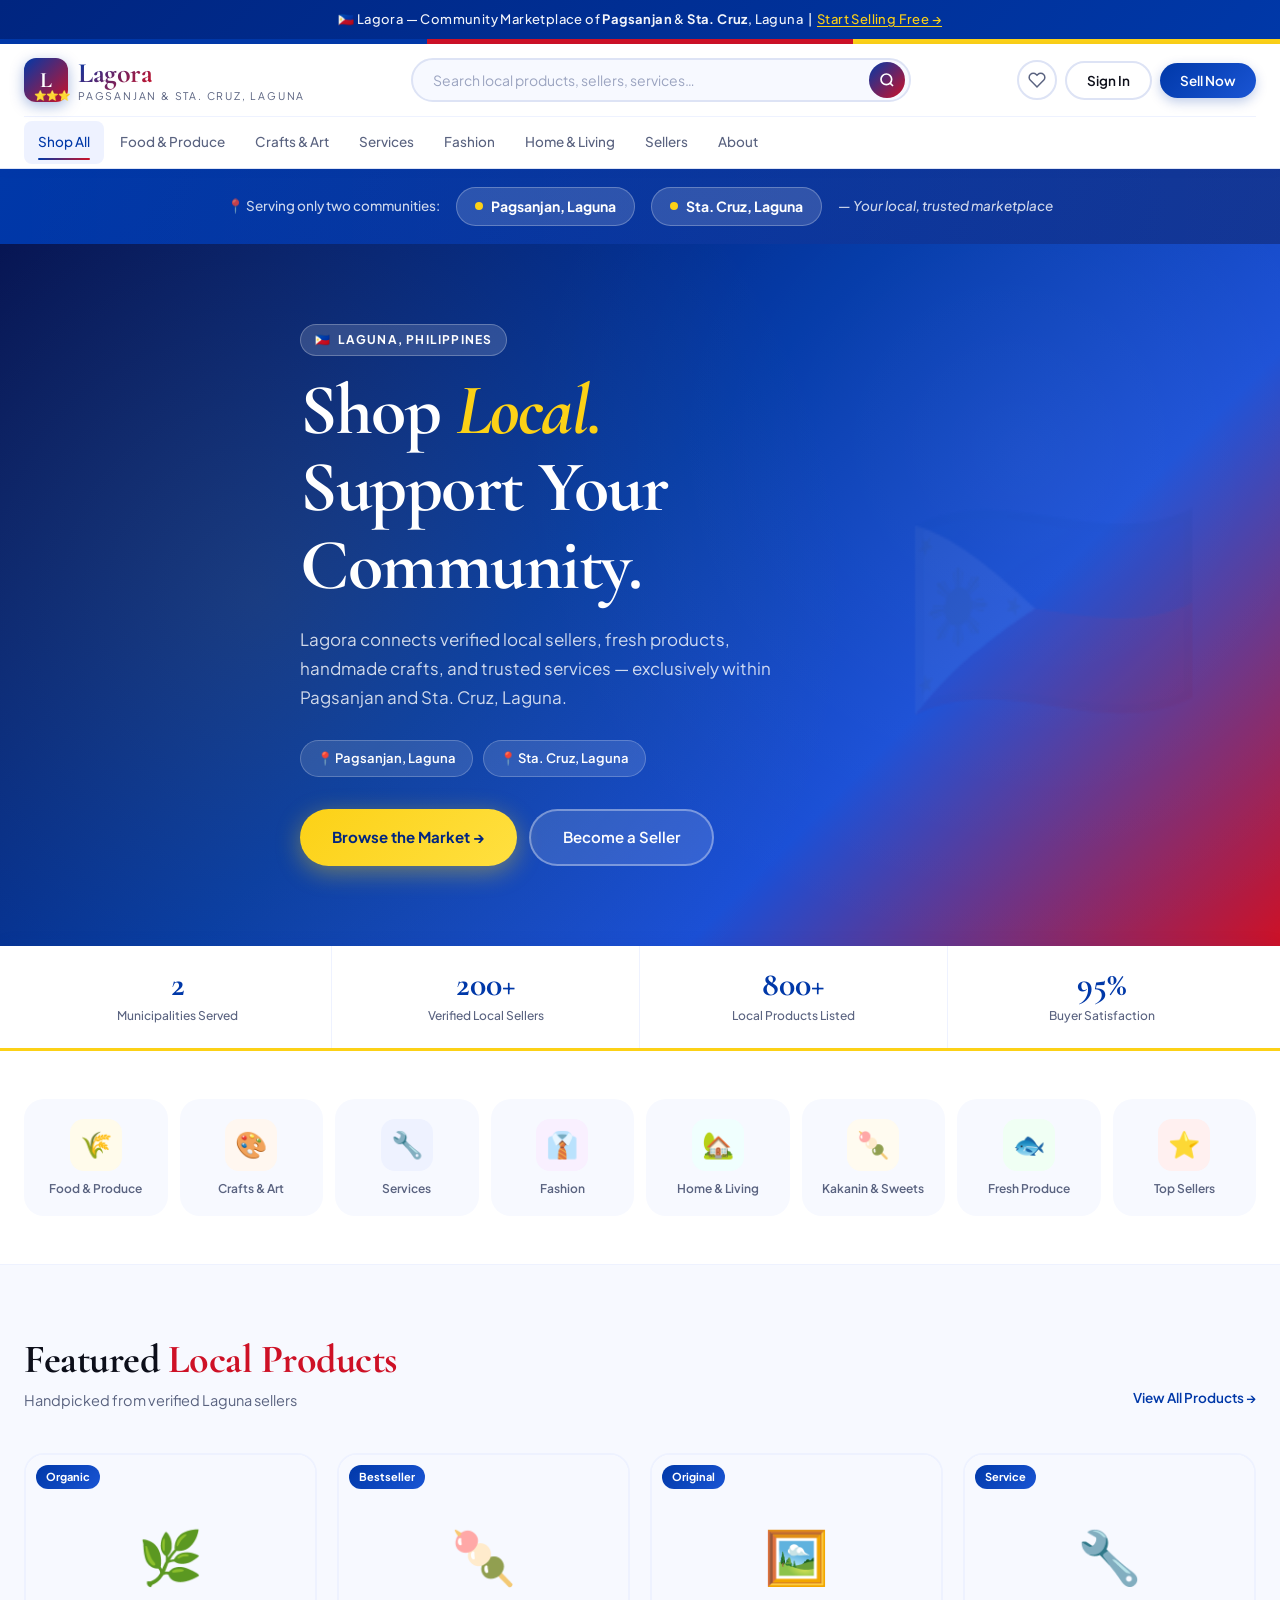
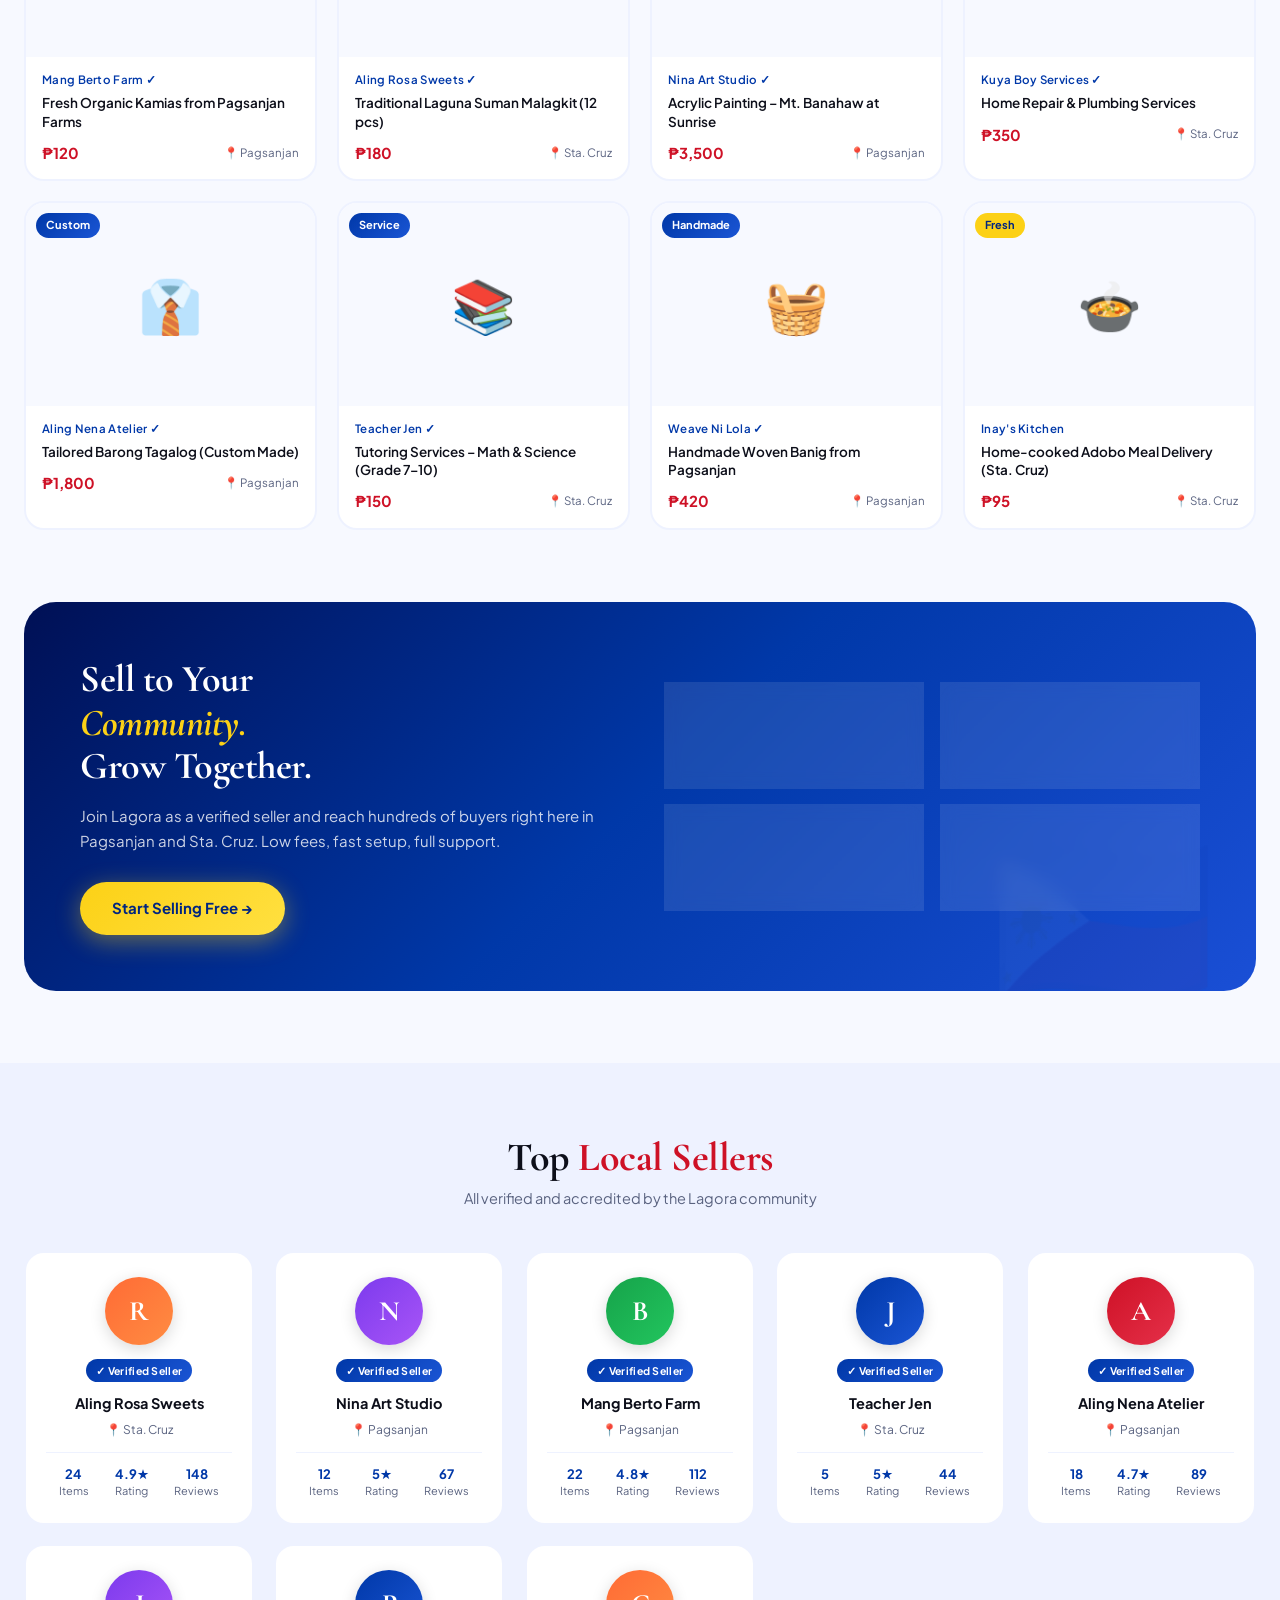
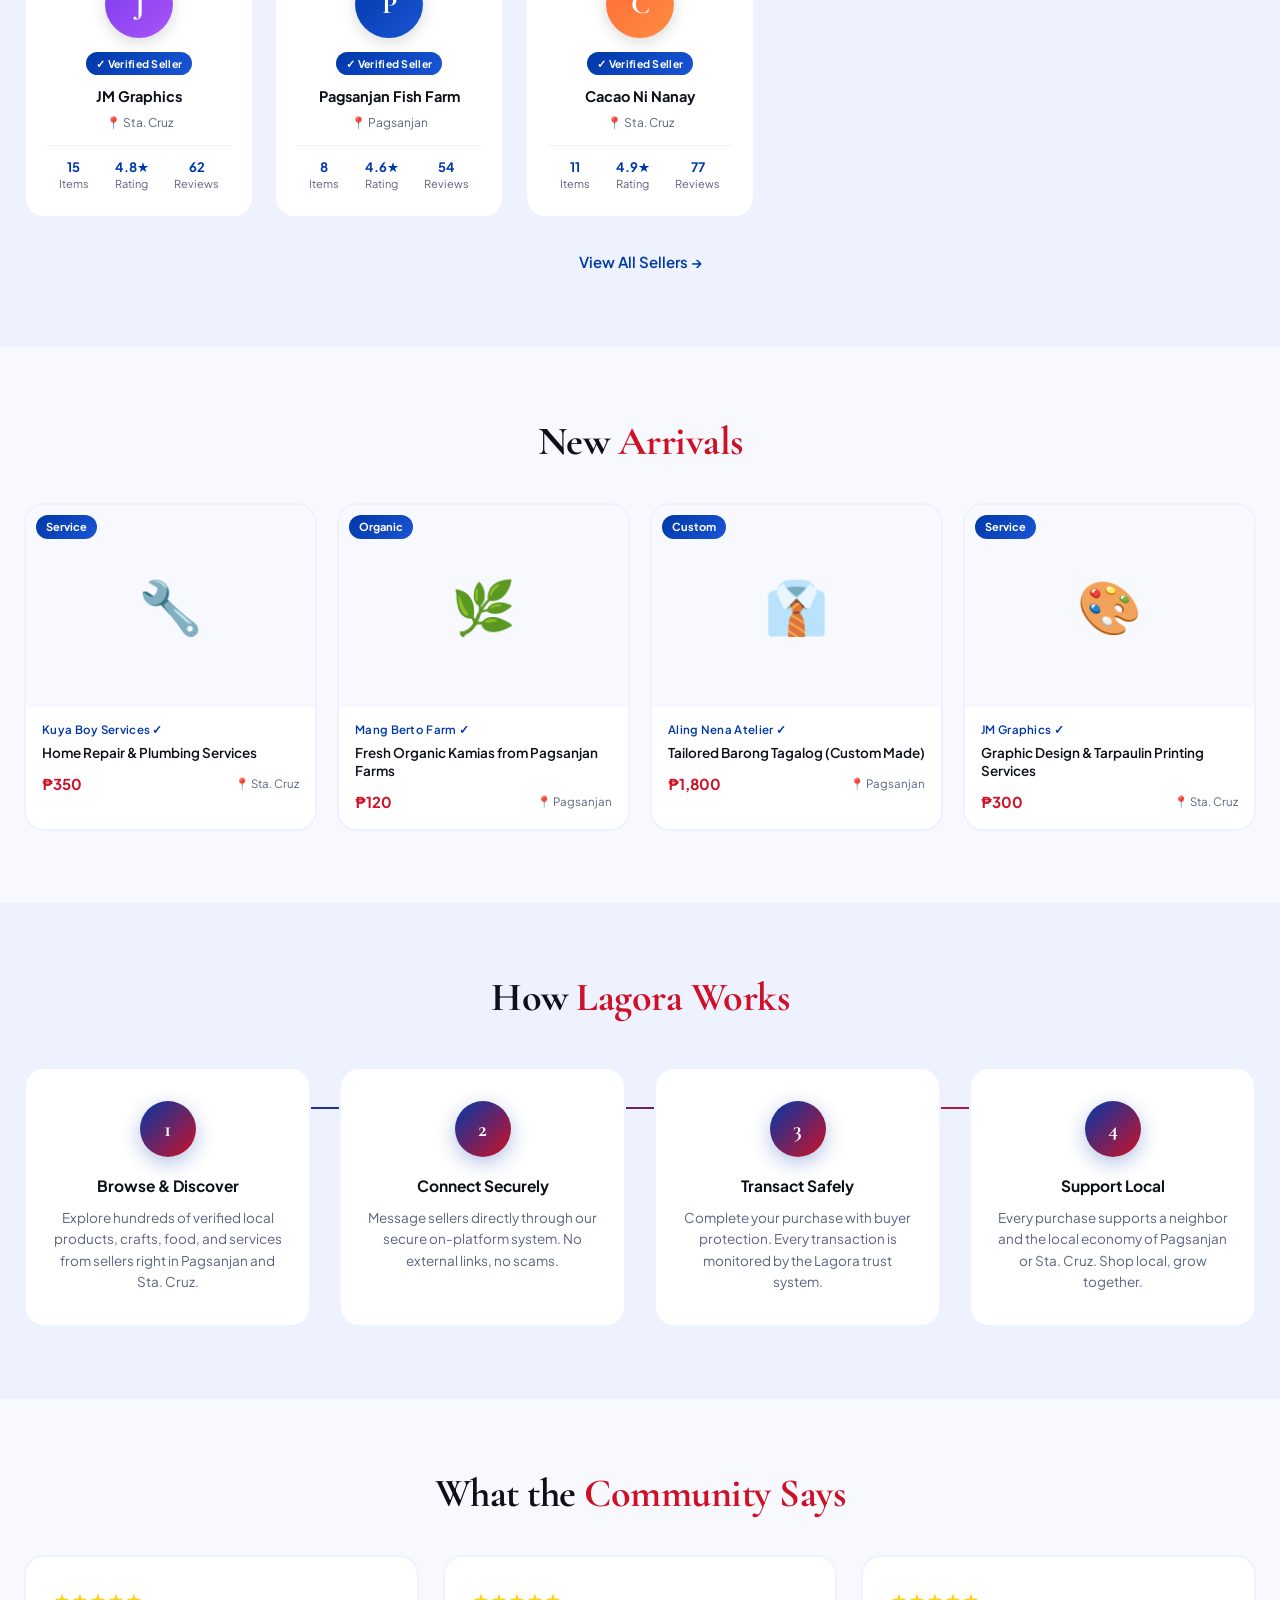
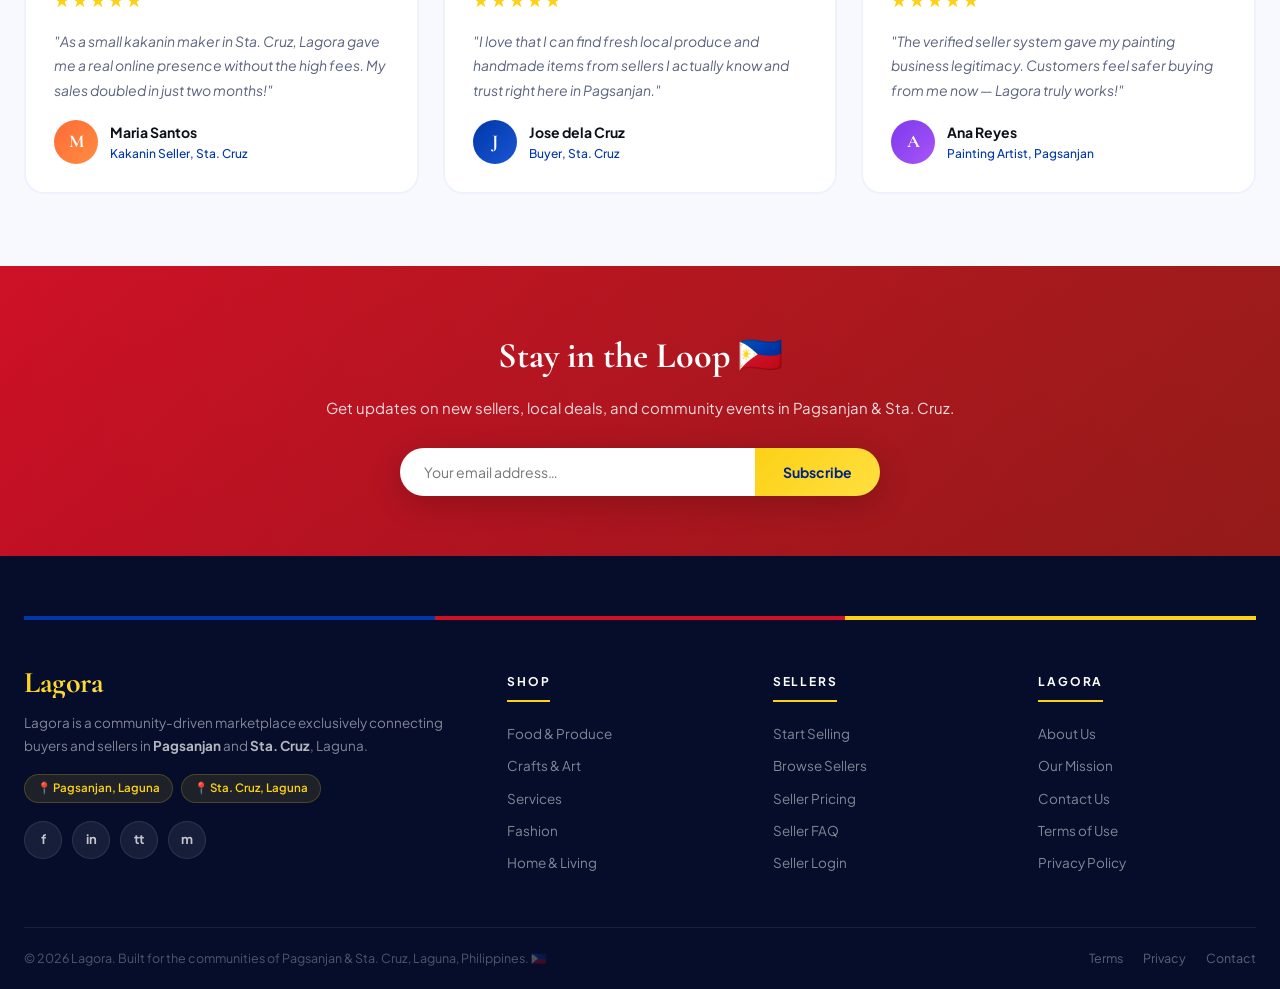
<file: index.html>
<!DOCTYPE html>
<html lang="en">
<head>
  <meta charset="UTF-8">
  <meta name="viewport" content="width=device-width, initial-scale=1.0">
  <title>Lagora – Community Marketplace of Pagsanjan & Sta. Cruz, Laguna</title>
  <link rel="stylesheet" href="style.css">
  <link rel="icon" href="data:image/svg+xml,<svg xmlns='http://www.w3.org/2000/svg' viewBox='0 0 100 100'><rect width='100' height='100' rx='18' fill='%230038A8'/><text y='.9em' font-size='64' x='18' fill='%23FCD116'>L</text></svg>">
</head>
<body>

<div class="topbar">
  🇵🇭 Lagora — Community Marketplace of <strong>Pagsanjan</strong> &amp; <strong>Sta. Cruz</strong>, Laguna &nbsp;|&nbsp; <a href="sell.html">Start Selling Free →</a>
</div>
<div class="ph-ribbon"></div>

<header>
  <div class="header-inner">
    <div class="header-top">
      <a href="index.html" class="logo">
        <div class="logo-mark">L<span class="sun">⭐⭐⭐</span></div>
        <div><span class="logo-text">Lagora</span><span class="logo-tagline">Pagsanjan & Sta. Cruz, Laguna</span></div>
      </a>
      <form class="search-bar" id="search-form" autocomplete="off">
        <input type="text" id="search-input" placeholder="Search local products, sellers, services…">
        <button type="submit" aria-label="Search"><svg xmlns="http://www.w3.org/2000/svg" width="16" height="16" viewBox="0 0 24 24" fill="none" stroke="currentColor" stroke-width="2.5"><circle cx="11" cy="11" r="8"/><path d="m21 21-4.35-4.35"/></svg></button>
        <div class="search-results" id="search-results"></div>
      </form>
      <div class="header-actions">
        <a href="wishlist.html" class="icon-btn" title="Wishlist">
          <svg xmlns="http://www.w3.org/2000/svg" width="18" height="18" viewBox="0 0 24 24" fill="none" stroke="currentColor" stroke-width="2"><path d="M20.84 4.61a5.5 5.5 0 0 0-7.78 0L12 5.67l-1.06-1.06a5.5 5.5 0 0 0-7.78 7.78l1.06 1.06L12 21.23l7.78-7.78 1.06-1.06a5.5 5.5 0 0 0 0-7.78z"></path></svg>
          <span class="badge wishlist-count" style="display:none">0</span>
        </a>
        <button class="btn-header btn-outline" onclick="window.location='login.html'">Sign In</button>
        <button class="btn-header btn-primary" onclick="window.location='sell.html'">Sell Now</button>
      </div>
    </div>
    <nav class="main-nav">
      <ul class="nav-list">
        <li class="nav-item"><a href="shop.html?cat=all" class="nav-link active">Shop All</a></li>
        <li class="nav-item">
          <a href="shop.html?cat=food" class="nav-link">Food & Produce</a>
          <div class="dropdown">
            <div class="dropdown-col"><h4>Fresh</h4><a href="shop.html?cat=food">Fresh Fish & Bangus</a><a href="shop.html?cat=food">Vegetables</a><a href="shop.html?cat=food">Fruits & Produce</a></div>
            <div class="dropdown-col"><h4>Homemade</h4><a href="shop.html?cat=food">Kakanin & Sweets</a><a href="shop.html?cat=food">Baked Goods</a><a href="shop.html?cat=food">Condiments & Sauces</a></div>
            <div class="dropdown-col"><h4>Artisanal</h4><a href="shop.html?cat=food">Kesong Puti & Dairy</a><a href="shop.html?cat=food">Tablea & Cacao</a><a href="shop.html?cat=food">Organic Products</a></div>
          </div>
        </li>
        <li class="nav-item">
          <a href="shop.html?cat=crafts" class="nav-link">Crafts & Art</a>
          <div class="dropdown">
            <div class="dropdown-col"><h4>Handmade</h4><a href="shop.html?cat=crafts">Woven Goods & Banig</a><a href="shop.html?cat=crafts">Bamboo Crafts</a><a href="shop.html?cat=crafts">Woodcraft & Signs</a></div>
            <div class="dropdown-col"><h4>Visual Arts</h4><a href="shop.html?cat=crafts">Paintings & Prints</a><a href="shop.html?cat=crafts">Photography</a></div>
          </div>
        </li>
        <li class="nav-item">
          <a href="shop.html?cat=services" class="nav-link">Services</a>
          <div class="dropdown">
            <div class="dropdown-col"><h4>Home Services</h4><a href="shop.html?cat=services">Repair & Maintenance</a><a href="shop.html?cat=services">Cleaning Services</a></div>
            <div class="dropdown-col"><h4>Professional</h4><a href="shop.html?cat=services">Tutoring</a><a href="shop.html?cat=services">Graphic Design & Print</a><a href="shop.html?cat=services">Tailoring & Sewing</a></div>
          </div>
        </li>
        <li class="nav-item"><a href="shop.html?cat=fashion" class="nav-link">Fashion</a></li>
        <li class="nav-item"><a href="shop.html?cat=home" class="nav-link">Home & Living</a></li>
        <li class="nav-item"><a href="sellers.html" class="nav-link">Sellers</a></li>
        <li class="nav-item"><a href="about.html" class="nav-link">About</a></li>
      </ul>
    </nav>
  </div>
</header>

<div class="location-focus">
  <div class="location-focus-inner">
    <p>📍 Serving only two communities:</p>
    <div class="loc-chip"><span class="dot"></span>Pagsanjan, Laguna</div>
    <div class="loc-chip"><span class="dot"></span>Sta. Cruz, Laguna</div>
    <p>— <em>Your local, trusted marketplace</em></p>
  </div>
</div>

<section class="hero">
  <div class="hero-deco">🇵🇭</div>
  <div class="hero-content">
    <div class="hero-eyebrow"><span class="location-badge">🇵🇭 &nbsp;Laguna, Philippines</span></div>
    <h1>Shop <em>Local.</em><br>Support Your<br>Community.</h1>
    <p class="hero-sub">Lagora connects verified local sellers, fresh products, handmade crafts, and trusted services — exclusively within Pagsanjan and Sta. Cruz, Laguna.</p>
    <div class="hero-locations">
      <div class="hero-loc-tag">📍 Pagsanjan, Laguna</div>
      <div class="hero-loc-tag">📍 Sta. Cruz, Laguna</div>
    </div>
    <div class="hero-btns">
      <a href="shop.html" class="btn-hero-primary">Browse the Market →</a>
      <a href="sell.html" class="btn-hero-outline">Become a Seller</a>
    </div>
  </div>
</section>

<div class="hero-stats-bar">
  <div class="hero-stats-inner">
    <div class="hero-stat-item"><div class="stat-number-hero">2</div><div class="stat-label-hero">Municipalities Served</div></div>
    <div class="hero-stat-item"><div class="stat-number-hero">200+</div><div class="stat-label-hero">Verified Local Sellers</div></div>
    <div class="hero-stat-item"><div class="stat-number-hero">800+</div><div class="stat-label-hero">Local Products Listed</div></div>
    <div class="hero-stat-item"><div class="stat-number-hero">95%</div><div class="stat-label-hero">Buyer Satisfaction</div></div>
  </div>
</div>

<div class="category-strip">
  <div class="section-inner">
    <div class="category-grid">
      <a href="shop.html?cat=food" class="cat-card"><div class="cat-icon gold">🌾</div><div class="cat-name">Food & Produce</div></a>
      <a href="shop.html?cat=crafts" class="cat-card"><div class="cat-icon orange">🎨</div><div class="cat-name">Crafts & Art</div></a>
      <a href="shop.html?cat=services" class="cat-card"><div class="cat-icon blue">🔧</div><div class="cat-name">Services</div></a>
      <a href="shop.html?cat=fashion" class="cat-card"><div class="cat-icon purple">👔</div><div class="cat-name">Fashion</div></a>
      <a href="shop.html?cat=home" class="cat-card"><div class="cat-icon teal">🏡</div><div class="cat-name">Home & Living</div></a>
      <a href="shop.html?cat=food" class="cat-card"><div class="cat-icon amber">🍡</div><div class="cat-name">Kakanin & Sweets</div></a>
      <a href="shop.html?cat=food" class="cat-card"><div class="cat-icon green">🐟</div><div class="cat-name">Fresh Produce</div></a>
      <a href="sellers.html" class="cat-card"><div class="cat-icon red">⭐</div><div class="cat-name">Top Sellers</div></a>
    </div>
  </div>
</div>

<section class="section">
  <div class="section-inner">
    <div class="section-header reveal">
      <div><h2 class="section-title">Featured <span>Local Products</span></h2><p class="section-sub">Handpicked from verified Laguna sellers</p></div>
      <a href="shop.html" class="view-all">View All Products →</a>
    </div>
    <div class="product-grid" id="featured-products"></div>
  </div>
</section>

<section class="section" style="padding-top:0">
  <div class="section-inner">
    <div class="featured-banner reveal">
      <div class="featured-text">
        <h2>Sell to Your<br><em>Community.</em><br>Grow Together.</h2>
        <p>Join Lagora as a verified seller and reach hundreds of buyers right here in Pagsanjan and Sta. Cruz. Low fees, fast setup, full support.</p>
        <a href="sell.html" class="btn-hero-primary">Start Selling Free →</a>
      </div>
      <div class="featured-stats">
        <div class="stat-box"><div class="stat-number">₱0</div><div class="stat-label">Setup Fee</div></div>
        <div class="stat-box"><div class="stat-number">5%</div><div class="stat-label">Commission Only</div></div>
        <div class="stat-box"><div class="stat-number">24h</div><div class="stat-label">Verification Time</div></div>
        <div class="stat-box"><div class="stat-number">200+</div><div class="stat-label">Active Sellers</div></div>
      </div>
    </div>
  </div>
</section>

<section class="section section-alt">
  <div class="section-inner">
    <div class="section-header reveal" style="justify-content:center;text-align:center;display:block;margin-bottom:40px">
      <h2 class="section-title">Top <span>Local Sellers</span></h2>
      <p class="section-sub" style="margin-top:8px">All verified and accredited by the Lagora community</p>
    </div>
    <div class="seller-grid" id="sellers-grid"></div>
    <div style="text-align:center;margin-top:32px"><a href="sellers.html" class="view-all" style="font-size:15px">View All Sellers →</a></div>
  </div>
</section>

<section class="section">
  <div class="section-inner">
    <div class="section-header reveal" style="justify-content:center;text-align:center;display:block;margin-bottom:40px">
      <h2 class="section-title">New <span>Arrivals</span></h2>
    </div>
    <div class="product-grid" id="new-arrivals"></div>
  </div>
</section>

<section class="section section-alt">
  <div class="section-inner">
    <div class="section-header reveal" style="justify-content:center;text-align:center;display:block;margin-bottom:48px">
      <h2 class="section-title">How <span>Lagora Works</span></h2>
    </div>
    <div class="steps">
      <div class="step reveal"><div class="step-num">1</div><h3>Browse & Discover</h3><p>Explore hundreds of verified local products, crafts, food, and services from sellers right in Pagsanjan and Sta. Cruz.</p></div>
      <div class="step reveal"><div class="step-num">2</div><h3>Connect Securely</h3><p>Message sellers directly through our secure on-platform system. No external links, no scams.</p></div>
      <div class="step reveal"><div class="step-num">3</div><h3>Transact Safely</h3><p>Complete your purchase with buyer protection. Every transaction is monitored by the Lagora trust system.</p></div>
      <div class="step reveal"><div class="step-num">4</div><h3>Support Local</h3><p>Every purchase supports a neighbor and the local economy of Pagsanjan or Sta. Cruz. Shop local, grow together.</p></div>
    </div>
  </div>
</section>

<section class="section section-alt" style="background:var(--bg)">
  <div class="section-inner">
    <div class="section-header reveal" style="justify-content:center;text-align:center;display:block;margin-bottom:40px">
      <h2 class="section-title">What the <span>Community Says</span></h2>
    </div>
    <div class="testimonial-grid">
      <div class="testimonial reveal"><div class="stars">★★★★★</div><p class="testimonial-text">"As a small kakanin maker in Sta. Cruz, Lagora gave me a real online presence without the high fees. My sales doubled in just two months!"</p><div class="testimonial-author"><div class="ta-avatar av-orange">M</div><div><div class="ta-name">Maria Santos</div><div class="ta-role">Kakanin Seller, Sta. Cruz</div></div></div></div>
      <div class="testimonial reveal"><div class="stars">★★★★★</div><p class="testimonial-text">"I love that I can find fresh local produce and handmade items from sellers I actually know and trust right here in Pagsanjan."</p><div class="testimonial-author"><div class="ta-avatar av-blue">J</div><div><div class="ta-name">Jose dela Cruz</div><div class="ta-role">Buyer, Sta. Cruz</div></div></div></div>
      <div class="testimonial reveal"><div class="stars">★★★★★</div><p class="testimonial-text">"The verified seller system gave my painting business legitimacy. Customers feel safer buying from me now — Lagora truly works!"</p><div class="testimonial-author"><div class="ta-avatar av-purple">A</div><div><div class="ta-name">Ana Reyes</div><div class="ta-role">Painting Artist, Pagsanjan</div></div></div></div>
    </div>
  </div>
</section>

<section class="newsletter-section">
  <div class="section-inner">
    <h2>Stay in the Loop 🇵🇭</h2>
    <p>Get updates on new sellers, local deals, and community events in Pagsanjan & Sta. Cruz.</p>
    <form class="newsletter-form" onsubmit="event.preventDefault(); this.querySelector('button').textContent='Subscribed! 🎉'; showToast('You\'re subscribed to Lagora updates!', '🇵🇭');">
      <input type="email" placeholder="Your email address…" required>
      <button type="submit">Subscribe</button>
    </form>
  </div>
</section>

<footer>
  <div class="footer-ph-ribbon"></div>
  <div class="footer-grid">
    <div class="footer-brand">
      <span class="logo-text">Lagora</span>
      <p>Lagora is a community-driven marketplace exclusively connecting buyers and sellers in <strong style="color:rgba(255,255,255,0.7)">Pagsanjan</strong> and <strong style="color:rgba(255,255,255,0.7)">Sta. Cruz</strong>, Laguna.</p>
      <div class="footer-locations"><span class="footer-loc-tag">📍 Pagsanjan, Laguna</span><span class="footer-loc-tag">📍 Sta. Cruz, Laguna</span></div>
      <div class="social-links"><div class="social-link">f</div><div class="social-link">in</div><div class="social-link">tt</div><div class="social-link">m</div></div>
    </div>
    <div class="footer-col"><h4>Shop</h4><a href="shop.html?cat=food">Food & Produce</a><a href="shop.html?cat=crafts">Crafts & Art</a><a href="shop.html?cat=services">Services</a><a href="shop.html?cat=fashion">Fashion</a><a href="shop.html?cat=home">Home & Living</a></div>
    <div class="footer-col"><h4>Sellers</h4><a href="sell.html">Start Selling</a><a href="sellers.html">Browse Sellers</a><a href="sell.html#pricing">Seller Pricing</a><a href="sell.html#faq">Seller FAQ</a><a href="login.html">Seller Login</a></div>
    <div class="footer-col"><h4>Lagora</h4><a href="about.html">About Us</a><a href="about.html#mission">Our Mission</a><a href="contact.html">Contact Us</a><a href="about.html#terms">Terms of Use</a><a href="about.html#privacy">Privacy Policy</a></div>
  </div>
  <div class="footer-bottom">
    <p>© 2026 Lagora. Built for the communities of Pagsanjan & Sta. Cruz, Laguna, Philippines. 🇵🇭</p>
    <div><a href="about.html#terms">Terms</a><a href="about.html#privacy">Privacy</a><a href="contact.html">Contact</a></div>
  </div>
</footer>

<script src="data.js"></script>
<script src="main.js"></script>
<script>
document.addEventListener('DOMContentLoaded', () => {
  renderProductGrid('featured-products', PRODUCTS.slice(0, 8));
  renderProductGrid('new-arrivals', [...PRODUCTS].sort(() => Math.random() - 0.5).slice(0, 4));
  renderSellerGrid('sellers-grid', SELLERS);
});
</script>
</body>
</html>
</file>
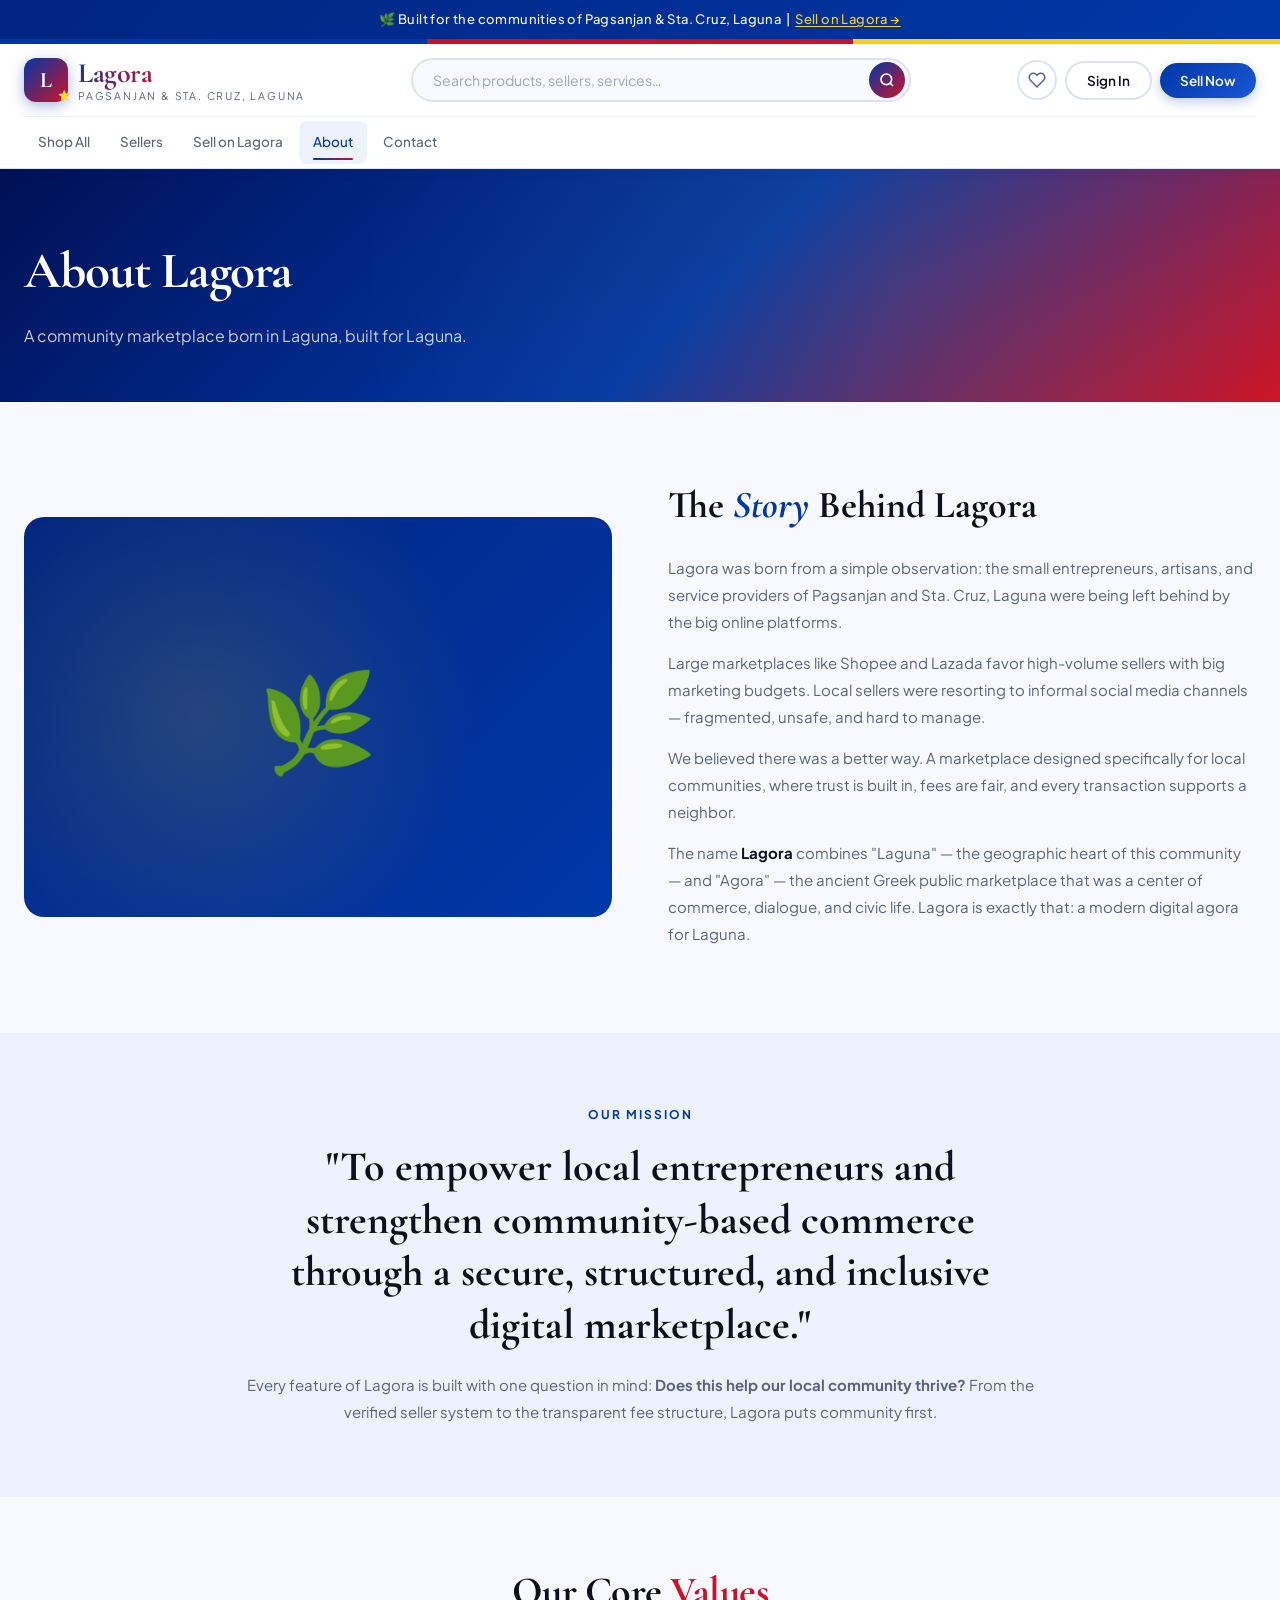
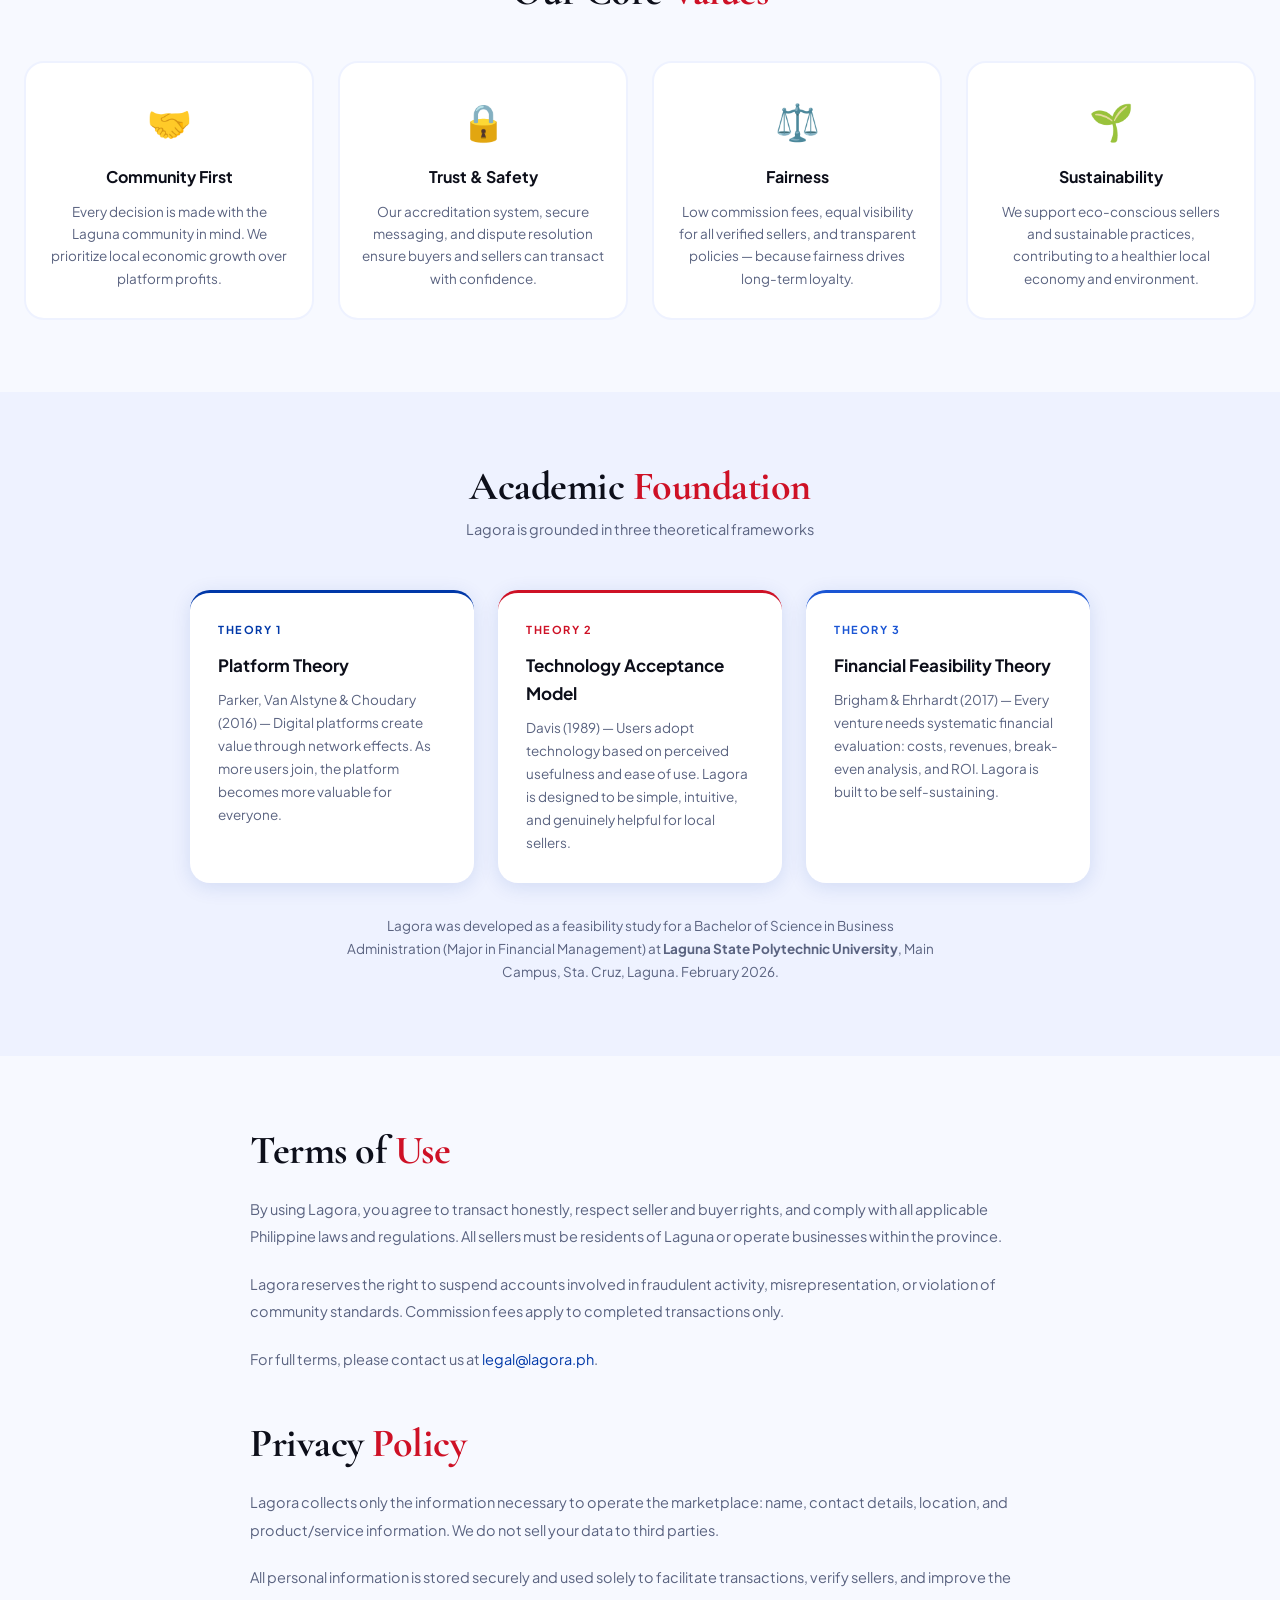
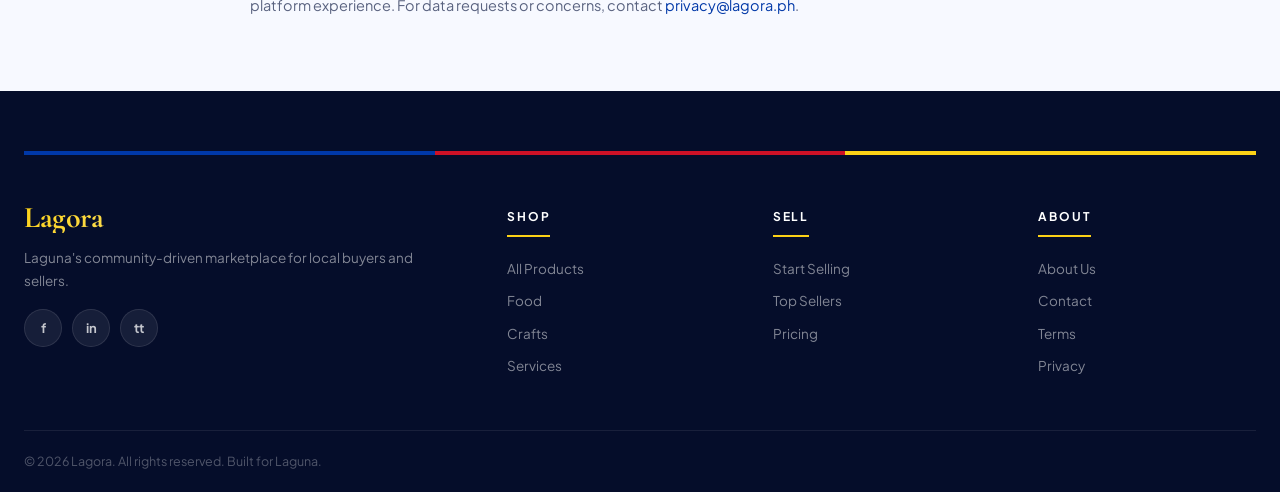
<file: about.html>
<!DOCTYPE html>
<html lang="en">
<head>
  <meta charset="UTF-8">
  <meta name="viewport" content="width=device-width, initial-scale=1.0">
  <title>About Lagora – Laguna's Community Marketplace</title>
  <link rel="stylesheet" href="style.css">
  <link rel="icon" href="data:image/svg+xml,<svg xmlns='http://www.w3.org/2000/svg' viewBox='0 0 100 100'><rect width='100' height='100' rx='18' fill='%230038A8'/><text y='.9em' font-size='64' x='18' fill='%23FCD116'>L</text></svg>">
</head>
<body>

<div class="topbar">🌿 Built for the communities of Pagsanjan & Sta. Cruz, Laguna &nbsp;|&nbsp; <a href="sell.html">Sell on Lagora →</a></div>
<div class="ph-ribbon"></div>

<header>
  <div class="header-inner">
    <div class="header-top">
      <a href="index.html" class="logo">
        <div class="logo-mark">L<span class="sun">⭐</span></div>
        <div><span class="logo-text">Lagora</span><span class="logo-tagline">Pagsanjan & Sta. Cruz, Laguna</span></div>
      </a>
      <form class="search-bar" id="search-form" autocomplete="off">
        <input type="text" id="search-input" placeholder="Search products, sellers, services…">
        <button type="submit"><svg xmlns="http://www.w3.org/2000/svg" width="16" height="16" viewBox="0 0 24 24" fill="none" stroke="currentColor" stroke-width="2.5"><circle cx="11" cy="11" r="8"/><path d="m21 21-4.35-4.35"/></svg></button>
        <div class="search-results" id="search-results"></div>
      </form>
      <div class="header-actions">
        <a href="wishlist.html" class="icon-btn"><svg xmlns="http://www.w3.org/2000/svg" width="18" height="18" viewBox="0 0 24 24" fill="none" stroke="currentColor" stroke-width="2"><path d="M20.84 4.61a5.5 5.5 0 0 0-7.78 0L12 5.67l-1.06-1.06a5.5 5.5 0 0 0-7.78 7.78l1.06 1.06L12 21.23l7.78-7.78 1.06-1.06a5.5 5.5 0 0 0 0-7.78z"></path></svg><span class="badge wishlist-count" style="display:none">0</span></a>
        <button class="btn-header btn-outline" onclick="window.location='login.html'">Sign In</button>
        <button class="btn-header btn-primary" onclick="window.location='sell.html'">Sell Now</button>
      </div>
    </div>
    <nav class="main-nav">
      <ul class="nav-list">
        <li><a href="shop.html" class="nav-link">Shop All</a></li>
        <li><a href="sellers.html" class="nav-link">Sellers</a></li>
        <li><a href="sell.html" class="nav-link">Sell on Lagora</a></li>
        <li><a href="about.html" class="nav-link active">About</a></li>
        <li><a href="contact.html" class="nav-link">Contact</a></li>
      </ul>
    </nav>
  </div>
</header>

<div class="page-hero">
  <h1>About Lagora</h1>
  <p>A community marketplace born in Laguna, built for Laguna.</p>
</div>

<!-- STORY -->
<section class="section">
  <div class="section-inner">
    <div class="about-grid">
      <div class="about-img reveal">
        <div style="width:100%;height:400px;background:linear-gradient(135deg,var(--primary-dark),var(--primary));border-radius:var(--radius-lg);display:flex;align-items:center;justify-content:center;font-size:96px;position:relative;overflow:hidden">
          <div style="position:absolute;inset:0;background:radial-gradient(circle at 30% 50%,rgba(252,209,22,0.15),transparent 60%)"></div>
          <span style="position:relative;z-index:1">🌿</span>
        </div>
      </div>
      <div class="about-content reveal">
        <h2>The <em>Story</em> Behind Lagora</h2>
        <p>Lagora was born from a simple observation: the small entrepreneurs, artisans, and service providers of Pagsanjan and Sta. Cruz, Laguna were being left behind by the big online platforms.</p>
        <p>Large marketplaces like Shopee and Lazada favor high-volume sellers with big marketing budgets. Local sellers were resorting to informal social media channels — fragmented, unsafe, and hard to manage.</p>
        <p>We believed there was a better way. A marketplace designed specifically for local communities, where trust is built in, fees are fair, and every transaction supports a neighbor.</p>
        <p>The name <strong>Lagora</strong> combines "Laguna" — the geographic heart of this community — and "Agora" — the ancient Greek public marketplace that was a center of commerce, dialogue, and civic life. Lagora is exactly that: a modern digital agora for Laguna.</p>
      </div>
    </div>
  </div>
</section>

<!-- MISSION -->
<section class="section section-alt" id="mission">
  <div class="section-inner" style="text-align:center;max-width:800px;margin:0 auto">
    <div style="font-size:12px;letter-spacing:2px;text-transform:uppercase;color:var(--primary);font-weight:700;margin-bottom:16px">Our Mission</div>
    <h2 class="reveal" style="font-family:var(--font-display);font-size:clamp(24px,3.5vw,42px);font-weight:700;line-height:1.25;margin-bottom:20px;color:var(--text)">"To empower local entrepreneurs and strengthen community-based commerce through a secure, structured, and inclusive digital marketplace."</h2>
    <p style="font-size:15px;color:var(--text-muted);line-height:1.8">Every feature of Lagora is built with one question in mind: <strong>Does this help our local community thrive?</strong> From the verified seller system to the transparent fee structure, Lagora puts community first.</p>
  </div>
</section>

<!-- VALUES -->
<section class="section">
  <div class="section-inner">
    <div style="text-align:center;margin-bottom:48px">
      <h2 class="section-title reveal">Our Core <span>Values</span></h2>
    </div>
    <div class="values-grid">
      <div class="value-card reveal"><div class="value-icon">🤝</div><h3>Community First</h3><p>Every decision is made with the Laguna community in mind. We prioritize local economic growth over platform profits.</p></div>
      <div class="value-card reveal"><div class="value-icon">🔒</div><h3>Trust & Safety</h3><p>Our accreditation system, secure messaging, and dispute resolution ensure buyers and sellers can transact with confidence.</p></div>
      <div class="value-card reveal"><div class="value-icon">⚖️</div><h3>Fairness</h3><p>Low commission fees, equal visibility for all verified sellers, and transparent policies — because fairness drives long-term loyalty.</p></div>
      <div class="value-card reveal"><div class="value-icon">🌱</div><h3>Sustainability</h3><p>We support eco-conscious sellers and sustainable practices, contributing to a healthier local economy and environment.</p></div>
    </div>
  </div>
</section>

<!-- ACADEMIC FRAMEWORK -->
<section class="section section-alt">
  <div class="section-inner" style="max-width:900px;margin:0 auto">
    <div style="text-align:center;margin-bottom:48px">
      <h2 class="section-title reveal">Academic <span>Foundation</span></h2>
      <p class="section-sub" style="margin-top:10px">Lagora is grounded in three theoretical frameworks</p>
    </div>
    <div style="display:grid;grid-template-columns:repeat(auto-fit,minmax(250px,1fr));gap:24px">
      <div class="reveal" style="background:white;border-radius:var(--radius-lg);padding:28px;box-shadow:var(--shadow);border-top:3px solid var(--primary)">
        <div style="font-size:11px;font-weight:700;text-transform:uppercase;letter-spacing:1.5px;color:var(--primary);margin-bottom:12px">Theory 1</div>
        <h3 style="font-size:17px;font-weight:700;margin-bottom:10px">Platform Theory</h3>
        <p style="font-size:13.5px;color:var(--text-muted);line-height:1.7">Parker, Van Alstyne & Choudary (2016) — Digital platforms create value through network effects. As more users join, the platform becomes more valuable for everyone.</p>
      </div>
      <div class="reveal" style="background:white;border-radius:var(--radius-lg);padding:28px;box-shadow:var(--shadow);border-top:3px solid var(--accent)">
        <div style="font-size:11px;font-weight:700;text-transform:uppercase;letter-spacing:1.5px;color:var(--accent);margin-bottom:12px">Theory 2</div>
        <h3 style="font-size:17px;font-weight:700;margin-bottom:10px">Technology Acceptance Model</h3>
        <p style="font-size:13.5px;color:var(--text-muted);line-height:1.7">Davis (1989) — Users adopt technology based on perceived usefulness and ease of use. Lagora is designed to be simple, intuitive, and genuinely helpful for local sellers.</p>
      </div>
      <div class="reveal" style="background:white;border-radius:var(--radius-lg);padding:28px;box-shadow:var(--shadow);border-top:3px solid var(--primary-light)">
        <div style="font-size:11px;font-weight:700;text-transform:uppercase;letter-spacing:1.5px;color:var(--primary-light);margin-bottom:12px">Theory 3</div>
        <h3 style="font-size:17px;font-weight:700;margin-bottom:10px">Financial Feasibility Theory</h3>
        <p style="font-size:13.5px;color:var(--text-muted);line-height:1.7">Brigham & Ehrhardt (2017) — Every venture needs systematic financial evaluation: costs, revenues, break-even analysis, and ROI. Lagora is built to be self-sustaining.</p>
      </div>
    </div>
    <p style="text-align:center;margin-top:32px;font-size:13.5px;color:var(--text-muted);max-width:600px;margin-left:auto;margin-right:auto;line-height:1.7">
      Lagora was developed as a feasibility study for a Bachelor of Science in Business Administration (Major in Financial Management) at <strong>Laguna State Polytechnic University</strong>, Main Campus, Sta. Cruz, Laguna. February 2026.
    </p>
  </div>
</section>

<!-- TERMS & PRIVACY -->
<section class="section" id="terms">
  <div class="section-inner" style="max-width:780px;margin:0 auto">
    <h2 class="section-title" style="margin-bottom:24px">Terms of <span>Use</span></h2>
    <p style="font-size:14.5px;color:var(--text-muted);line-height:1.9;margin-bottom:20px">By using Lagora, you agree to transact honestly, respect seller and buyer rights, and comply with all applicable Philippine laws and regulations. All sellers must be residents of Laguna or operate businesses within the province.</p>
    <p style="font-size:14.5px;color:var(--text-muted);line-height:1.9;margin-bottom:20px">Lagora reserves the right to suspend accounts involved in fraudulent activity, misrepresentation, or violation of community standards. Commission fees apply to completed transactions only.</p>
    <p style="font-size:14.5px;color:var(--text-muted);line-height:1.9">For full terms, please contact us at <a href="contact.html" style="color:var(--primary)">legal@lagora.ph</a>.</p>

    <h2 class="section-title" style="margin-top:48px;margin-bottom:24px" id="privacy">Privacy <span>Policy</span></h2>
    <p style="font-size:14.5px;color:var(--text-muted);line-height:1.9;margin-bottom:20px">Lagora collects only the information necessary to operate the marketplace: name, contact details, location, and product/service information. We do not sell your data to third parties.</p>
    <p style="font-size:14.5px;color:var(--text-muted);line-height:1.9">All personal information is stored securely and used solely to facilitate transactions, verify sellers, and improve the platform experience. For data requests or concerns, contact <a href="contact.html" style="color:var(--primary)">privacy@lagora.ph</a>.</p>
  </div>
</section>

<footer>
  <div class="footer-ph-ribbon"></div>
  <div class="footer-grid">
    <div class="footer-brand"><span class="logo-text">Lagora</span><p>Laguna's community-driven marketplace for local buyers and sellers.</p><div class="social-links"><div class="social-link">f</div><div class="social-link">in</div><div class="social-link">tt</div></div></div>
    <div class="footer-col"><h4>Shop</h4><a href="shop.html">All Products</a><a href="shop.html?cat=food">Food</a><a href="shop.html?cat=crafts">Crafts</a><a href="shop.html?cat=services">Services</a></div>
    <div class="footer-col"><h4>Sell</h4><a href="sell.html">Start Selling</a><a href="sellers.html">Top Sellers</a><a href="sell.html#pricing">Pricing</a></div>
    <div class="footer-col"><h4>About</h4><a href="about.html">About Us</a><a href="contact.html">Contact</a><a href="about.html#terms">Terms</a><a href="about.html#privacy">Privacy</a></div>
  </div>
  <div class="footer-bottom"><p>© 2026 Lagora. All rights reserved. Built for Laguna.</p></div>
</footer>

<script src="data.js"></script>
<script src="main.js"></script>
</body>
</html>
</file>
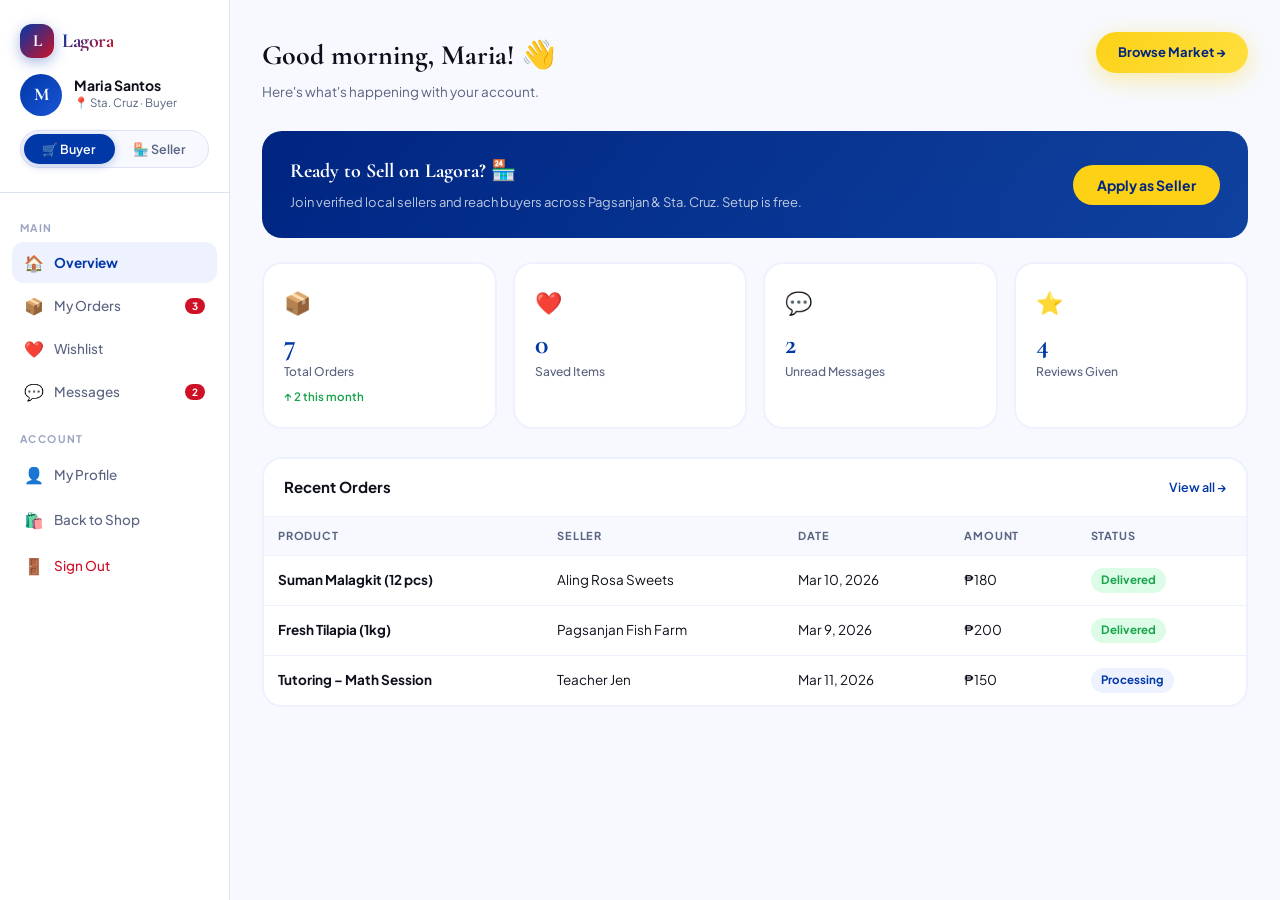
<file: buyer-dashboard.html>
<!DOCTYPE html>
<html lang="en">
<head>
  <meta charset="UTF-8">
  <meta name="viewport" content="width=device-width, initial-scale=1.0">
  <title>My Dashboard – Lagora</title>
  <link rel="stylesheet" href="style.css">
  <link rel="icon" href="data:image/svg+xml,<svg xmlns='http://www.w3.org/2000/svg' viewBox='0 0 100 100'><rect width='100' height='100' rx='18' fill='%230038A8'/><text y='.9em' font-size='64' x='18' fill='%23FCD116'>L</text></svg>">
</head>
<body>
<div class="dash-layout">

  <!-- SIDEBAR -->
  <aside class="dash-sidebar">
    <div class="dash-sidebar-header">
      <a href="index.html" style="display:flex;align-items:center;gap:8px;margin-bottom:16px">
        <div class="logo-mark" style="width:34px;height:34px;font-size:17px">L</div>
        <span class="logo-text" style="font-size:20px">Lagora</span>
      </a>
      <div class="dash-sidebar-user">
        <div class="dash-sidebar-avatar av-blue">M</div>
        <div>
          <div class="dash-sidebar-name">Maria Santos</div>
          <div class="dash-sidebar-role">📍 Sta. Cruz · Buyer</div>
        </div>
      </div>
      <div class="dash-mode-toggle">
        <button class="dash-mode-btn active">🛒 Buyer</button>
        <button class="dash-mode-btn" onclick="showToast('Apply to become a seller from the dashboard below.','🏪')">🏪 Seller</button>
      </div>
    </div>
    <nav class="dash-nav">
      <div class="dash-nav-section">Main</div>
      <button class="dash-nav-link active" onclick="showSection('overview',this)"><span class="nav-icon">🏠</span> Overview</button>
      <button class="dash-nav-link" onclick="showSection('orders',this)"><span class="nav-icon">📦</span> My Orders <span class="nav-badge">3</span></button>
      <button class="dash-nav-link" onclick="showSection('wishlist-dash',this)"><span class="nav-icon">❤️</span> Wishlist</button>
      <button class="dash-nav-link" onclick="showSection('messages',this)"><span class="nav-icon">💬</span> Messages <span class="nav-badge">2</span></button>
      <div class="dash-nav-section" style="margin-top:8px">Account</div>
      <button class="dash-nav-link" onclick="showSection('profile',this)"><span class="nav-icon">👤</span> My Profile</button>
      <a href="index.html" class="dash-nav-link"><span class="nav-icon">🛍️</span> Back to Shop</a>
      <button class="dash-nav-link" onclick="showToast('Signed out. See you soon!','👋');setTimeout(()=>window.location.href='index.html',1200)" style="margin-top:auto;color:var(--accent)"><span class="nav-icon">🚪</span> Sign Out</button>
    </nav>
  </aside>

  <!-- MAIN CONTENT -->
  <main class="dash-main">

    <!-- OVERVIEW -->
    <div id="section-overview">
      <div class="dash-topbar">
        <div>
          <div class="dash-page-title">Good morning, Maria! 👋</div>
          <div class="dash-page-sub">Here's what's happening with your account.</div>
        </div>
        <a href="shop.html" class="btn-hero-primary" style="font-size:13px;padding:10px 22px">Browse Market →</a>
      </div>

      <!-- Seller CTA -->
      <div class="seller-apply-banner">
        <div>
          <h3>Ready to Sell on Lagora? 🏪</h3>
          <p>Join verified local sellers and reach buyers across Pagsanjan & Sta. Cruz. Setup is free.</p>
        </div>
        <button class="btn-apply" onclick="openModal('apply-modal')">Apply as Seller</button>
      </div>

      <div class="dash-stats">
        <div class="dash-stat-card">
          <div class="dash-stat-icon">📦</div>
          <div class="dash-stat-value">7</div>
          <div class="dash-stat-label">Total Orders</div>
          <div class="dash-stat-delta up">↑ 2 this month</div>
        </div>
        <div class="dash-stat-card">
          <div class="dash-stat-icon">❤️</div>
          <div class="dash-stat-value" id="wishlist-stat">0</div>
          <div class="dash-stat-label">Saved Items</div>
        </div>
        <div class="dash-stat-card">
          <div class="dash-stat-icon">💬</div>
          <div class="dash-stat-value">2</div>
          <div class="dash-stat-label">Unread Messages</div>
        </div>
        <div class="dash-stat-card">
          <div class="dash-stat-icon">⭐</div>
          <div class="dash-stat-value">4</div>
          <div class="dash-stat-label">Reviews Given</div>
        </div>
      </div>

      <div class="dash-card">
        <div class="dash-card-header">
          <span class="dash-card-title">Recent Orders</span>
          <span class="dash-card-action" onclick="showSection('orders',null)">View all →</span>
        </div>
        <div class="dash-card-body">
          <div class="dash-table-wrap"><table class="dash-table">
            <thead><tr><th>Product</th><th>Seller</th><th>Date</th><th>Amount</th><th>Status</th></tr></thead>
            <tbody>
              <tr><td><strong>Suman Malagkit (12 pcs)</strong></td><td>Aling Rosa Sweets</td><td>Mar 10, 2026</td><td>₱180</td><td><span class="dash-status delivered">Delivered</span></td></tr>
              <tr><td><strong>Fresh Tilapia (1kg)</strong></td><td>Pagsanjan Fish Farm</td><td>Mar 9, 2026</td><td>₱200</td><td><span class="dash-status delivered">Delivered</span></td></tr>
              <tr><td><strong>Tutoring – Math Session</strong></td><td>Teacher Jen</td><td>Mar 11, 2026</td><td>₱150</td><td><span class="dash-status processing">Processing</span></td></tr>
            </tbody>
          </table></div>
        </div>
      </div>
    </div>

    <!-- ORDERS -->
    <div id="section-orders" style="display:none">
      <div class="dash-topbar">
        <div>
          <div class="dash-page-title">My Orders</div>
          <div class="dash-page-sub">Track all your purchases from local sellers.</div>
        </div>
      </div>
      <div class="dash-card" style="margin-bottom:20px">
        <div class="dash-card-header"><span class="dash-card-title">All Orders (7)</span>
          <select class="sort-select" style="font-size:12.5px;padding:6px 12px">
            <option>All Statuses</option><option>Delivered</option><option>Processing</option><option>Pending</option>
          </select>
        </div>
        <div class="dash-card-body">
          <div class="dash-table-wrap"><table class="dash-table">
            <thead><tr><th>Order #</th><th>Product</th><th>Seller</th><th>Date</th><th>Amount</th><th>Status</th><th></th></tr></thead>
            <tbody>
              <tr><td style="color:var(--text-muted)">#1007</td><td><strong>Suman Malagkit (12 pcs)</strong></td><td>Aling Rosa Sweets</td><td>Mar 10</td><td>₱180</td><td><span class="dash-status delivered">Delivered</span></td><td><button onclick="showSection('order-track',null)" style="font-size:12px;color:var(--primary);background:none;border:none;cursor:pointer;font-weight:600">Track</button></td></tr>
              <tr><td style="color:var(--text-muted)">#1006</td><td><strong>Fresh Tilapia 1kg</strong></td><td>Pagsanjan Fish Farm</td><td>Mar 9</td><td>₱200</td><td><span class="dash-status delivered">Delivered</span></td><td><button onclick="showSection('order-track',null)" style="font-size:12px;color:var(--primary);background:none;border:none;cursor:pointer;font-weight:600">Track</button></td></tr>
              <tr><td style="color:var(--text-muted)">#1005</td><td><strong>Tutoring – Math Session</strong></td><td>Teacher Jen</td><td>Mar 11</td><td>₱150</td><td><span class="dash-status processing">Processing</span></td><td><button onclick="showSection('order-track',null)" style="font-size:12px;color:var(--primary);background:none;border:none;cursor:pointer;font-weight:600">Track</button></td></tr>
              <tr><td style="color:var(--text-muted)">#1004</td><td><strong>Buko Pie (6-inch)</strong></td><td>Aling Cora Bakery</td><td>Mar 5</td><td>₱230</td><td><span class="dash-status delivered">Delivered</span></td><td><button onclick="showSection('order-track',null)" style="font-size:12px;color:var(--primary);background:none;border:none;cursor:pointer;font-weight:600">Track</button></td></tr>
              <tr><td style="color:var(--text-muted)">#1003</td><td><strong>Tablea Drink Mix (24 pcs)</strong></td><td>Cacao Ni Nanay</td><td>Feb 28</td><td>₱210</td><td><span class="dash-status delivered">Delivered</span></td><td><button onclick="showSection('order-track',null)" style="font-size:12px;color:var(--primary);background:none;border:none;cursor:pointer;font-weight:600">Track</button></td></tr>
            </tbody>
          </table></div>
        </div>
      </div>
    </div>

    <!-- ORDER TRACKING -->
    <div id="section-order-track" style="display:none">
      <div class="dash-topbar">
        <div>
          <div class="dash-page-title">Order #1005</div>
          <div class="dash-page-sub">Math Tutoring Session · Teacher Jen · ₱150</div>
        </div>
        <button onclick="showSection('orders',null)" style="background:none;border:1.5px solid var(--border);padding:9px 18px;border-radius:50px;font-size:13px;cursor:pointer;font-weight:600">← Back to Orders</button>
      </div>
      <div style="display:grid;grid-template-columns:1fr 1fr;gap:20px">
        <div class="dash-card">
          <div class="dash-card-header"><span class="dash-card-title">Order Timeline</span></div>
          <div class="dash-card-body" style="padding:24px">
            <div class="order-timeline">
              <div class="timeline-step"><div class="timeline-dot done">✓</div><div class="timeline-info"><div class="timeline-label">Order Placed</div><div class="timeline-date">Mar 11, 2026 · 9:14 AM</div></div></div>
              <div class="timeline-step"><div class="timeline-dot done">✓</div><div class="timeline-info"><div class="timeline-label">Seller Confirmed</div><div class="timeline-date">Mar 11, 2026 · 10:02 AM</div></div></div>
              <div class="timeline-step"><div class="timeline-dot current">⏳</div><div class="timeline-info"><div class="timeline-label">Processing / Preparing</div><div class="timeline-date">In progress</div></div></div>
              <div class="timeline-step"><div class="timeline-dot future">○</div><div class="timeline-info"><div class="timeline-label">Ready for Pickup / Delivery</div><div class="timeline-date">Estimated: Mar 13, 2026</div></div></div>
              <div class="timeline-step"><div class="timeline-dot future">○</div><div class="timeline-info"><div class="timeline-label">Completed</div><div class="timeline-date">—</div></div></div>
            </div>
          </div>
        </div>
        <div class="dash-card">
          <div class="dash-card-header"><span class="dash-card-title">Order Details</span></div>
          <div class="dash-card-body" style="padding:20px">
            <div style="display:flex;align-items:center;gap:14px;padding:14px;background:var(--bg);border-radius:var(--radius);margin-bottom:16px">
              <div style="font-size:40px">📚</div>
              <div><div style="font-weight:700;margin-bottom:2px">Tutoring – Math & Science</div><div style="font-size:13px;color:var(--text-muted)">Teacher Jen · 📍 Sta. Cruz</div></div>
              <div style="margin-left:auto;font-size:18px;font-weight:700;color:var(--accent)">₱150</div>
            </div>
            <div style="font-size:13px;color:var(--text-muted);line-height:2">
              <div style="display:flex;justify-content:space-between"><span>Order #</span><span style="color:var(--text);font-weight:600">#1005</span></div>
              <div style="display:flex;justify-content:space-between"><span>Status</span><span><span class="dash-status processing">Processing</span></span></div>
              <div style="display:flex;justify-content:space-between"><span>Payment</span><span style="color:var(--text);font-weight:600">Cash on Delivery</span></div>
            </div>
            <button onclick="showToast('Message sent to Teacher Jen!','💬')" style="margin-top:18px;width:100%;padding:11px;border:1.5px solid var(--primary);color:var(--primary);background:white;border-radius:50px;font-size:13.5px;font-weight:600;cursor:pointer">💬 Message Seller</button>
          </div>
        </div>
      </div>
    </div>

    <!-- WISHLIST -->
    <div id="section-wishlist-dash" style="display:none">
      <div class="dash-topbar">
        <div>
          <div class="dash-page-title">My Wishlist</div>
          <div class="dash-page-sub">Items you've saved from local sellers.</div>
        </div>
        <a href="shop.html" class="btn-hero-primary" style="font-size:13px;padding:10px 22px">Keep Shopping →</a>
      </div>
      <div id="dash-wishlist-grid" class="product-grid"></div>
      <div id="dash-wishlist-empty" style="display:none;text-align:center;padding:60px 24px">
        <div style="font-size:56px;margin-bottom:16px">🤍</div>
        <p style="font-size:15px;color:var(--text-muted)">No saved items yet. <a href="shop.html" style="color:var(--primary);font-weight:600">Browse the market →</a></p>
      </div>
    </div>

    <!-- MESSAGES -->
    <div id="section-messages" style="display:none">
      <div class="dash-topbar">
        <div>
          <div class="dash-page-title">Messages</div>
          <div class="dash-page-sub">Secure conversations with local sellers.</div>
        </div>
      </div>
      <div class="msg-layout">
        <div class="msg-list">
          <div class="msg-list-header">Conversations</div>
          <div class="msg-thread-item active">
            <div class="msg-thread-avatar av-orange">R</div>
            <div style="flex:1;min-width:0">
              <div style="display:flex;justify-content:space-between"><span class="msg-thread-name">Aling Rosa Sweets</span><span class="msg-thread-time">10:32 AM</span></div>
              <div class="msg-thread-preview">Hi! Your suman order is ready…</div>
            </div>
          </div>
          <div class="msg-thread-item">
            <div class="msg-thread-avatar av-blue">J</div>
            <div style="flex:1;min-width:0">
              <div style="display:flex;justify-content:space-between"><span class="msg-thread-name">Teacher Jen</span><span class="msg-thread-time">Yesterday</span></div>
              <div class="msg-thread-preview">Confirmed for Thursday 4pm!</div>
            </div>
          </div>
          <div class="msg-thread-item">
            <div class="msg-thread-avatar av-green">B</div>
            <div style="flex:1;min-width:0">
              <div style="display:flex;justify-content:space-between"><span class="msg-thread-name">Mang Berto Farm</span><span class="msg-thread-time">Mar 9</span></div>
              <div class="msg-thread-preview">Fresh kamias available this week</div>
            </div>
          </div>
        </div>
        <div class="msg-chat">
          <div class="msg-chat-header">
            <div class="msg-thread-avatar av-orange" style="width:36px;height:36px;font-size:14px">R</div>
            <div><div class="msg-chat-name">Aling Rosa Sweets</div><div class="msg-chat-meta">📍 Sta. Cruz · ✓ Verified Seller</div></div>
          </div>
          <div class="msg-chat-body">
            <div class="msg-bubble them">Hi po! Your order for Suman Malagkit (12 pcs) is now ready. Can I confirm your pickup time?</div>
            <div class="msg-bubble me">Good morning! Yes po, I can pick it up this afternoon around 3pm.</div>
            <div class="msg-bubble them">Perfect! I'll have it wrapped and ready for you. See you at 3pm! 😊</div>
          </div>
          <div class="msg-chat-input">
            <input type="text" id="msg-input" placeholder="Type a message…" onkeydown="if(event.key==='Enter')sendMsg()">
            <button class="msg-send-btn" onclick="sendMsg()">➤</button>
          </div>
        </div>
      </div>
    </div>

    <!-- PROFILE -->
    <div id="section-profile" style="display:none">
      <div class="dash-topbar">
        <div class="dash-page-title">My Profile</div>
      </div>
      <div class="dash-card" style="max-width:640px">
        <div class="dash-card-header"><span class="dash-card-title">Account Details</span><span class="dash-card-action" onclick="showToast('Profile saved!','✅')">Save Changes</span></div>
        <div class="dash-card-body" style="padding:24px">
          <div style="display:flex;align-items:center;gap:16px;margin-bottom:28px;padding-bottom:24px;border-bottom:1px solid var(--border-light)">
            <div class="dash-sidebar-avatar av-blue" style="width:64px;height:64px;font-size:26px">M</div>
            <div><div style="font-size:16px;font-weight:700">Maria Santos</div><div style="font-size:13px;color:var(--text-muted)">Buyer · Sta. Cruz, Laguna</div></div>
          </div>
          <div class="form-row">
            <div class="form-group"><label class="form-label">First Name</label><input type="text" class="form-input" value="Maria"></div>
            <div class="form-group"><label class="form-label">Last Name</label><input type="text" class="form-input" value="Santos"></div>
          </div>
          <div class="form-group"><label class="form-label">Email Address</label><input type="email" class="form-input" value="maria@example.com"></div>
          <div class="form-group"><label class="form-label">Phone Number</label><input type="tel" class="form-input" placeholder="+63 9XX XXX XXXX"></div>
          <div class="form-group">
            <label class="form-label">Municipality</label>
            <select class="form-input"><option>Sta. Cruz</option><option>Pagsanjan</option></select>
          </div>
        </div>
      </div>
    </div>

  </main>
</div>

<!-- SELLER APPLICATION MODAL -->
<div class="modal-overlay" id="apply-modal">
  <div class="modal-box" style="position:relative">
    <button class="modal-close" onclick="closeModal('apply-modal')">✕</button>
    <div class="modal-title">Apply as a Seller 🏪</div>
    <div class="modal-sub">Tell us about your business. Our team reviews applications within 24 hours.</div>
    <div class="form-group"><label class="form-label">Business / Store Name</label><input type="text" class="form-input" placeholder="e.g. Aling Rosa Sweets"></div>
    <div class="form-group"><label class="form-label">What do you sell?</label>
      <select class="form-input"><option value="">Select a category…</option><option>Food & Produce</option><option>Crafts & Art</option><option>Services</option><option>Fashion & Clothing</option><option>Home & Living</option></select>
    </div>
    <div class="form-group"><label class="form-label">Location</label>
      <select class="form-input"><option>Pagsanjan</option><option>Sta. Cruz</option></select>
    </div>
    <div class="form-group"><label class="form-label">Brief description of your business</label><textarea class="form-input" rows="3" placeholder="What do you offer? How long have you been operating?"></textarea></div>
    <div class="form-group"><label class="form-label">Valid ID / Business Permit (optional)</label><input type="file" class="form-input" style="padding:8px"></div>
    <button class="btn-submit" onclick="submitApplication()">Submit Application →</button>
  </div>
</div>

<script src="data.js"></script>
<script src="main.js"></script>
<script>
function showSection(id, btn) {
  document.querySelectorAll('[id^="section-"]').forEach(s => s.style.display = 'none');
  document.getElementById('section-' + id).style.display = 'block';
  if (btn) {
    document.querySelectorAll('.dash-nav-link').forEach(b => b.classList.remove('active'));
    btn.classList.add('active');
  }
  if (id === 'wishlist-dash') renderWishlistDash();
}
function renderWishlistDash() {
  const ids = getWishlist();
  const grid = document.getElementById('dash-wishlist-grid');
  const empty = document.getElementById('dash-wishlist-empty');
  if (!ids.length) { grid.style.display = 'none'; empty.style.display = 'block'; return; }
  grid.style.display = 'grid';
  empty.style.display = 'none';
  const items = PRODUCTS.filter(p => ids.includes(p.id));
  grid.innerHTML = items.map(renderProductCard).join('');
}
function openModal(id) { document.getElementById(id).classList.add('open'); }
function closeModal(id) { document.getElementById(id).classList.remove('open'); }
document.querySelectorAll('.modal-overlay').forEach(m => {
  m.addEventListener('click', e => { if (e.target === m) m.classList.remove('open'); });
});
function submitApplication() {
  closeModal('apply-modal');
  showToast('Application submitted! We\'ll review it within 24 hours. 🎉', '✅');
}
function sendMsg() {
  const input = document.getElementById('msg-input');
  const text = input.value.trim();
  if (!text) return;
  const body = document.querySelector('.msg-chat-body');
  const bubble = document.createElement('div');
  bubble.className = 'msg-bubble me';
  bubble.textContent = text;
  body.appendChild(bubble);
  body.scrollTop = body.scrollHeight;
  input.value = '';
}
document.addEventListener('DOMContentLoaded', () => {
  const wl = getWishlist();
  document.getElementById('wishlist-stat').textContent = wl.length;
});
</script>
</body>
</html>
</file>
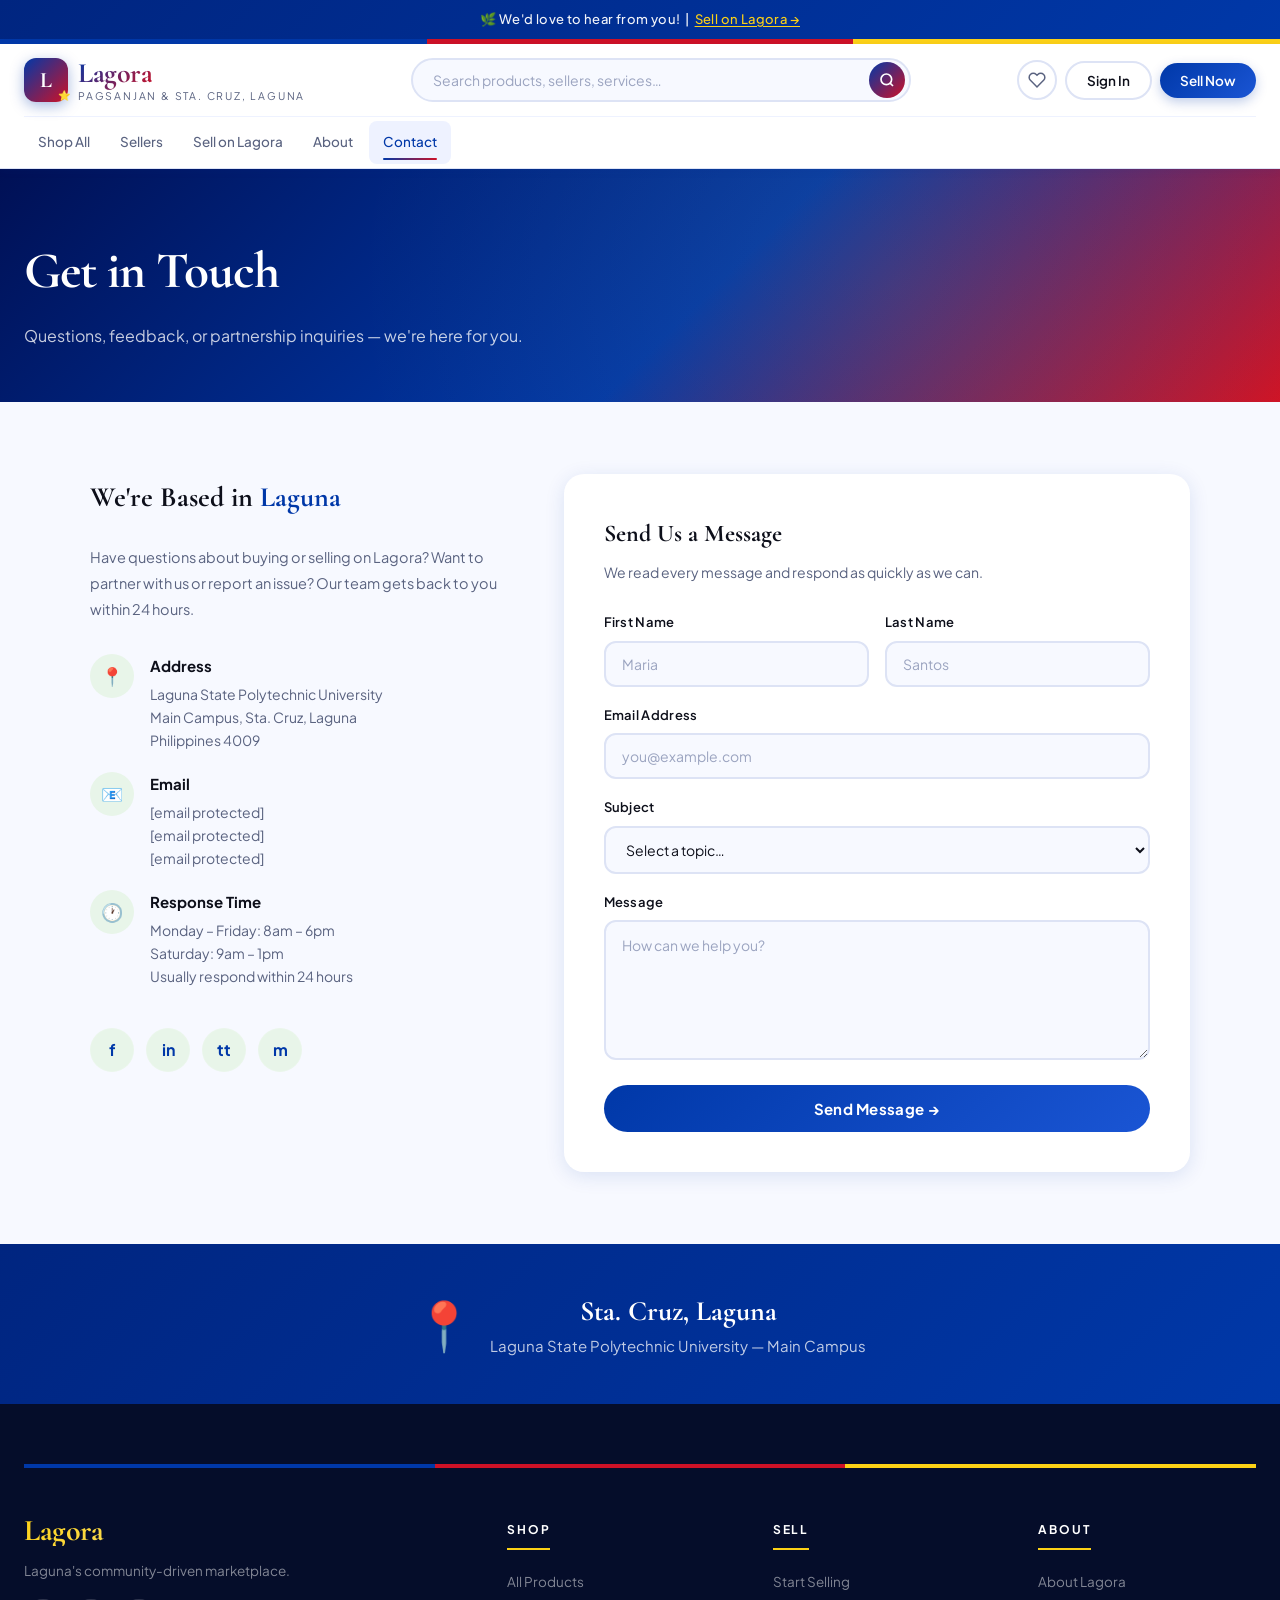
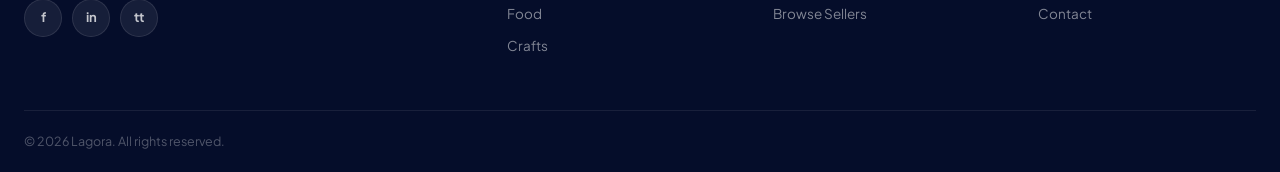
<file: contact.html>
<!DOCTYPE html>
<html lang="en">
<head>
  <meta charset="UTF-8">
  <meta name="viewport" content="width=device-width, initial-scale=1.0">
  <title>Contact Us – Lagora</title>
  <link rel="stylesheet" href="style.css">
  <link rel="icon" href="data:image/svg+xml,<svg xmlns='http://www.w3.org/2000/svg' viewBox='0 0 100 100'><rect width='100' height='100' rx='18' fill='%230038A8'/><text y='.9em' font-size='64' x='18' fill='%23FCD116'>L</text></svg>">
</head>
<body>

<div class="topbar">🌿 We'd love to hear from you! &nbsp;|&nbsp; <a href="sell.html">Sell on Lagora →</a></div>
<div class="ph-ribbon"></div>

<header>
  <div class="header-inner">
    <div class="header-top">
      <a href="index.html" class="logo">
        <div class="logo-mark">L<span class="sun">⭐</span></div>
        <div><span class="logo-text">Lagora</span><span class="logo-tagline">Pagsanjan & Sta. Cruz, Laguna</span></div>
      </a>
      <form class="search-bar" id="search-form" autocomplete="off">
        <input type="text" id="search-input" placeholder="Search products, sellers, services…">
        <button type="submit"><svg xmlns="http://www.w3.org/2000/svg" width="16" height="16" viewBox="0 0 24 24" fill="none" stroke="currentColor" stroke-width="2.5"><circle cx="11" cy="11" r="8"/><path d="m21 21-4.35-4.35"/></svg></button>
        <div class="search-results" id="search-results"></div>
      </form>
      <div class="header-actions">
        <a href="wishlist.html" class="icon-btn"><svg xmlns="http://www.w3.org/2000/svg" width="18" height="18" viewBox="0 0 24 24" fill="none" stroke="currentColor" stroke-width="2"><path d="M20.84 4.61a5.5 5.5 0 0 0-7.78 0L12 5.67l-1.06-1.06a5.5 5.5 0 0 0-7.78 7.78l1.06 1.06L12 21.23l7.78-7.78 1.06-1.06a5.5 5.5 0 0 0 0-7.78z"></path></svg><span class="badge wishlist-count" style="display:none">0</span></a>
        <button class="btn-header btn-outline" onclick="window.location='login.html'">Sign In</button>
        <button class="btn-header btn-primary" onclick="window.location='sell.html'">Sell Now</button>
      </div>
    </div>
    <nav class="main-nav">
      <ul class="nav-list">
        <li><a href="shop.html" class="nav-link">Shop All</a></li>
        <li><a href="sellers.html" class="nav-link">Sellers</a></li>
        <li><a href="sell.html" class="nav-link">Sell on Lagora</a></li>
        <li><a href="about.html" class="nav-link">About</a></li>
        <li><a href="contact.html" class="nav-link active">Contact</a></li>
      </ul>
    </nav>
  </div>
</header>

<div class="page-hero">
  <h1>Get in Touch</h1>
  <p>Questions, feedback, or partnership inquiries — we're here for you.</p>
</div>

<section class="section">
  <div class="section-inner" style="max-width:1100px;margin:0 auto">
    <div class="contact-layout">
      <div class="reveal">
        <h2 style="font-family:var(--font-display);font-size:28px;font-weight:700;margin-bottom:24px">We're Based in <span style="color:var(--primary)">Laguna</span></h2>
        <p style="font-size:14.5px;color:var(--text-muted);line-height:1.8;margin-bottom:32px">Have questions about buying or selling on Lagora? Want to partner with us or report an issue? Our team gets back to you within 24 hours.</p>
        <div style="display:flex;flex-direction:column;gap:20px;margin-bottom:40px">
          <div style="display:flex;gap:16px;align-items:flex-start">
            <div style="width:44px;height:44px;background:#E8F5E9;border-radius:50%;display:flex;align-items:center;justify-content:center;font-size:18px;flex-shrink:0">📍</div>
            <div><div style="font-weight:700;margin-bottom:4px">Address</div><div style="font-size:14px;color:var(--text-muted)">Laguna State Polytechnic University<br>Main Campus, Sta. Cruz, Laguna<br>Philippines 4009</div></div>
          </div>
          <div style="display:flex;gap:16px;align-items:flex-start">
            <div style="width:44px;height:44px;background:#E8F5E9;border-radius:50%;display:flex;align-items:center;justify-content:center;font-size:18px;flex-shrink:0">📧</div>
            <div><div style="font-weight:700;margin-bottom:4px">Email</div><div style="font-size:14px;color:var(--text-muted)"><a href="/cdn-cgi/l/email-protection" class="__cf_email__" data-cfemail="8be3eee7e7e4cbe7eaece4f9eaa5fbe3">[email&#160;protected]</a><br><a href="/cdn-cgi/l/email-protection" class="__cf_email__" data-cfemail="2655434a4a435455664a474149544708564e">[email&#160;protected]</a><br><a href="/cdn-cgi/l/email-protection" class="__cf_email__" data-cfemail="a9dadcd9d9c6dbdde9c5c8cec6dbc887d9c1">[email&#160;protected]</a></div></div>
          </div>
          <div style="display:flex;gap:16px;align-items:flex-start">
            <div style="width:44px;height:44px;background:#E8F5E9;border-radius:50%;display:flex;align-items:center;justify-content:center;font-size:18px;flex-shrink:0">🕐</div>
            <div><div style="font-weight:700;margin-bottom:4px">Response Time</div><div style="font-size:14px;color:var(--text-muted)">Monday – Friday: 8am – 6pm<br>Saturday: 9am – 1pm<br>Usually respond within 24 hours</div></div>
          </div>
        </div>
        <div style="display:flex;gap:12px">
          <div class="social-link" style="background:#E8F5E9;color:var(--primary);width:44px;height:44px;font-size:16px">f</div>
          <div class="social-link" style="background:#E8F5E9;color:var(--primary);width:44px;height:44px;font-size:16px">in</div>
          <div class="social-link" style="background:#E8F5E9;color:var(--primary);width:44px;height:44px;font-size:16px">tt</div>
          <div class="social-link" style="background:#E8F5E9;color:var(--primary);width:44px;height:44px;font-size:16px">m</div>
        </div>
      </div>

      <div class="reveal" style="background:white;border-radius:var(--radius-lg);padding:40px;box-shadow:var(--shadow)">
        <h3 style="font-family:var(--font-display);font-size:24px;font-weight:700;margin-bottom:8px">Send Us a Message</h3>
        <p style="font-size:14px;color:var(--text-muted);margin-bottom:28px">We read every message and respond as quickly as we can.</p>
        <div class="form-row">
          <div class="form-group"><label class="form-label">First Name</label><input type="text" class="form-input" placeholder="Maria"></div>
          <div class="form-group"><label class="form-label">Last Name</label><input type="text" class="form-input" placeholder="Santos"></div>
        </div>
        <div class="form-group"><label class="form-label">Email Address</label><input type="email" class="form-input" placeholder="you@example.com"></div>
        <div class="form-group">
          <label class="form-label">Subject</label>
          <select class="form-input">
            <option value="">Select a topic…</option>
            <option>General Inquiry</option>
            <option>Seller Application</option>
            <option>Buyer Support</option>
            <option>Report an Issue</option>
            <option>Partnership Inquiry</option>
            <option>Media & Press</option>
            <option>Other</option>
          </select>
        </div>
        <div class="form-group"><label class="form-label">Message</label><textarea class="form-input" rows="5" placeholder="How can we help you?" style="resize:vertical;line-height:1.6"></textarea></div>
        <button class="btn-submit" onclick="handleContact()">Send Message →</button>
      </div>
    </div>
  </div>
</section>


<div class="contact-map-banner">
  <span style="font-size:48px">📍</span>
  <div>
    <div style="font-family:var(--font-display);font-weight:700;font-size:clamp(20px,5vw,28px)">Sta. Cruz, Laguna</div>
    <div style="font-size:15px;opacity:0.75">Laguna State Polytechnic University — Main Campus</div>
  </div>
</div>

<footer>
  <div class="footer-ph-ribbon"></div>
  <div class="footer-grid">
    <div class="footer-brand"><span class="logo-text">Lagora</span><p>Laguna's community-driven marketplace.</p><div class="social-links"><div class="social-link">f</div><div class="social-link">in</div><div class="social-link">tt</div></div></div>
    <div class="footer-col"><h4>Shop</h4><a href="shop.html">All Products</a><a href="shop.html?cat=food">Food</a><a href="shop.html?cat=crafts">Crafts</a></div>
    <div class="footer-col"><h4>Sell</h4><a href="sell.html">Start Selling</a><a href="sellers.html">Browse Sellers</a></div>
    <div class="footer-col"><h4>About</h4><a href="about.html">About Lagora</a><a href="contact.html">Contact</a></div>
  </div>
  <div class="footer-bottom"><p>© 2026 Lagora. All rights reserved.</p></div>
</footer>

<script src="data.js"></script>
<script src="main.js"></script>
<script>
function handleContact() {
  showToast("Message sent! We'll respond within 24 hours. 📬", '✅');
}
</script>
</body>
</html>
</file>
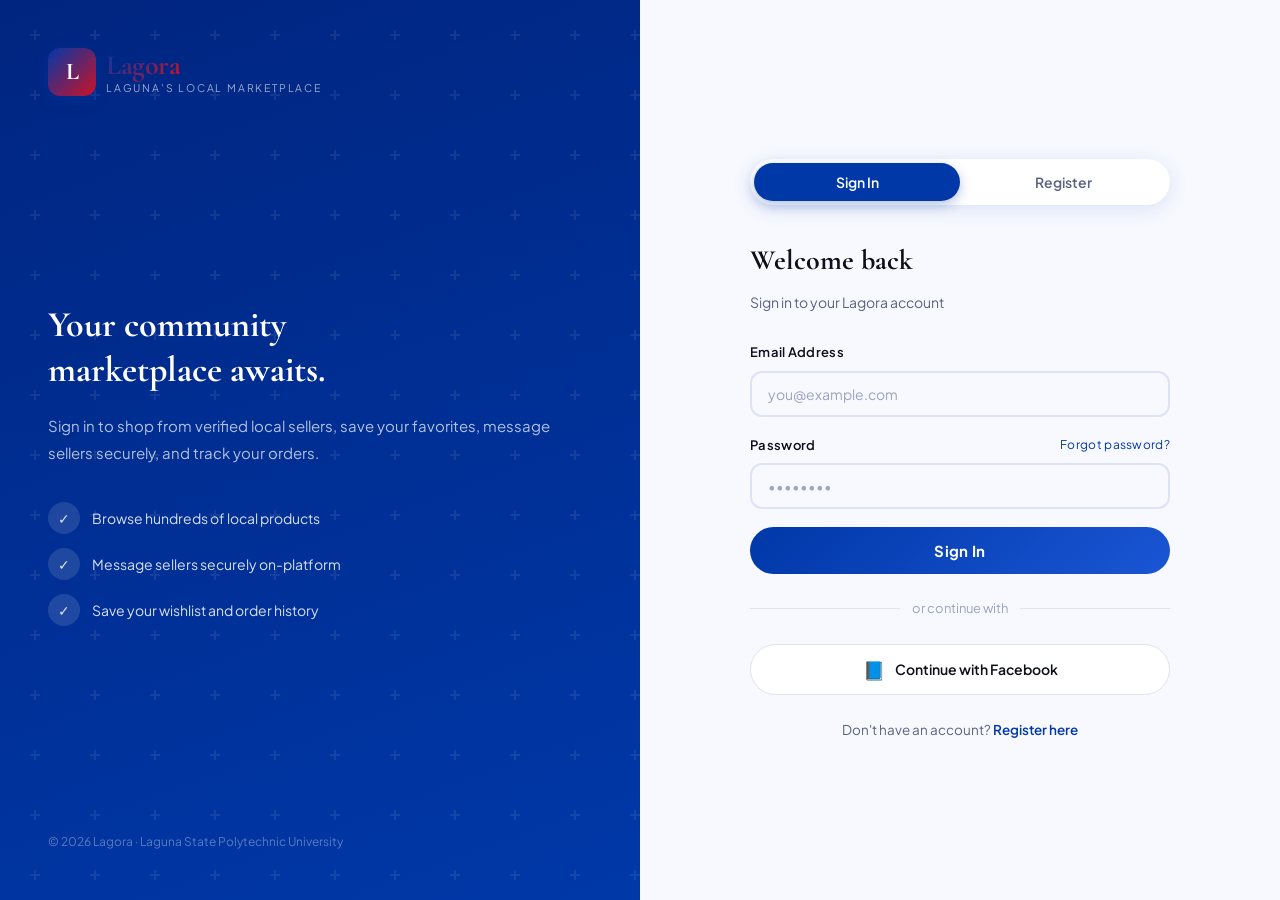
<file: login.html>
<!DOCTYPE html>
<html lang="en">
<head>
  <meta charset="UTF-8">
  <meta name="viewport" content="width=device-width, initial-scale=1.0">
  <title>Sign In – Lagora</title>
  <link rel="stylesheet" href="style.css">
  <link rel="icon" href="data:image/svg+xml,<svg xmlns='http://www.w3.org/2000/svg' viewBox='0 0 100 100'><rect width='100' height='100' rx='18' fill='%230038A8'/><text y='.9em' font-size='64' x='18' fill='%23FCD116'>L</text></svg>">
</head>
<body style="background:var(--bg-warm)">

<div class="auth-layout">
  <!-- LEFT PANEL -->
  <div class="auth-left">
    <div style="position:absolute;inset:0;background:url(&quot;data:image/svg+xml,%3Csvg width='60' height='60' viewBox='0 0 60 60' xmlns='http://www.w3.org/2000/svg'%3E%3Cg fill='%23ffffff' fill-opacity='0.04'%3E%3Cpath d='M36 34v-4h-2v4h-4v2h4v4h2v-4h4v-2h-4z'/%3E%3C/g%3E%3C/svg%3E&quot;)"></div>
    <a href="index.html" class="logo" style="position:relative">
      <div class="logo-mark" style="width:48px;height:48px;font-size:24px">L</div>
      <div><span class="logo-text" style="color:white">Lagora</span><span class="logo-tagline" style="color:rgba(255,255,255,0.6)">Laguna's Local Marketplace</span></div>
    </a>
    <div style="position:relative">
      <h2 style="font-family:var(--font-display);font-size:36px;color:white;font-weight:700;line-height:1.25;margin-bottom:20px">Your community<br>marketplace awaits.</h2>
      <p style="font-size:15px;color:rgba(255,255,255,0.7);line-height:1.8;margin-bottom:36px">Sign in to shop from verified local sellers, save your favorites, message sellers securely, and track your orders.</p>
      <div style="display:flex;flex-direction:column;gap:14px">
        <div style="display:flex;align-items:center;gap:12px;color:rgba(255,255,255,0.85);font-size:14px"><div style="width:32px;height:32px;background:rgba(255,255,255,0.12);border-radius:50%;display:flex;align-items:center;justify-content:center;flex-shrink:0">✓</div>Browse hundreds of local products</div>
        <div style="display:flex;align-items:center;gap:12px;color:rgba(255,255,255,0.85);font-size:14px"><div style="width:32px;height:32px;background:rgba(255,255,255,0.12);border-radius:50%;display:flex;align-items:center;justify-content:center;flex-shrink:0">✓</div>Message sellers securely on-platform</div>
        <div style="display:flex;align-items:center;gap:12px;color:rgba(255,255,255,0.85);font-size:14px"><div style="width:32px;height:32px;background:rgba(255,255,255,0.12);border-radius:50%;display:flex;align-items:center;justify-content:center;flex-shrink:0">✓</div>Save your wishlist and order history</div>
      </div>
    </div>
    <p style="position:relative;font-size:12px;color:rgba(255,255,255,0.35)">© 2026 Lagora · Laguna State Polytechnic University</p>
  </div>

  <!-- RIGHT PANEL -->
<div class="auth-right">
  <div class="auth-card">
    <div class="auth-tabs">
      <button id="tab-login" class="auth-tab active" onclick="showTab('login')">Sign In</button>
      <button id="tab-register" class="auth-tab" onclick="showTab('register')">Register</button>
    </div>

    <!-- LOGIN FORM -->
    <div id="form-login">
      <h2 style="font-family:var(--font-display);font-size:28px;font-weight:700;margin-bottom:8px">Welcome back</h2>
      <p style="font-size:14px;color:var(--text-muted);margin-bottom:28px">Sign in to your Lagora account</p>
      <div class="form-group"><label class="form-label">Email Address</label><input type="email" class="form-input" placeholder="you@example.com"></div>
      <div class="form-group">
        <label class="form-label" style="display:flex;justify-content:space-between">Password <a href="#" style="font-weight:400;color:var(--primary);font-size:12px">Forgot password?</a></label>
        <input type="password" class="form-input" placeholder="••••••••">
      </div>
      <button class="btn-submit" onclick="handleLogin()">Sign In</button>
      <div style="display:flex;align-items:center;gap:12px;margin:24px 0">
        <div style="flex:1;height:1px;background:var(--border)"></div>
        <span style="font-size:13px;color:var(--text-light)">or continue with</span>
        <div style="flex:1;height:1px;background:var(--border)"></div>
      </div>
      <button onclick="handleLogin()" style="width:100%;padding:13px;border:1.5px solid var(--border);border-radius:50px;background:white;cursor:pointer;font-size:14px;font-weight:600;font-family:var(--font-body);color:var(--text);display:flex;align-items:center;justify-content:center;gap:10px;transition:var(--transition)">
        <span style="font-size:18px">📘</span> Continue with Facebook
      </button>
      <p style="text-align:center;margin-top:24px;font-size:13.5px;color:var(--text-muted)">Don't have an account? <a href="#" onclick="showTab('register')" style="color:var(--primary);font-weight:600">Register here</a></p>
    </div>

    <!-- REGISTER FORM -->
    <div id="form-register" style="display:none">
      <h2 style="font-family:var(--font-display);font-size:28px;font-weight:700;margin-bottom:8px">Join Lagora</h2>
      <p style="font-size:14px;color:var(--text-muted);margin-bottom:22px">Create your free community account</p>

      <!-- ROLE SELECTOR -->
      <div style="margin-bottom:22px">
        <label class="form-label">I want to…</label>
        <div style="display:grid;grid-template-columns:1fr 1fr;gap:12px;margin-top:6px">
          <label id="role-buyer-card" onclick="selectRole('buyer')" style="border:2px solid var(--primary);border-radius:var(--radius-lg);padding:16px 14px;cursor:pointer;transition:var(--transition);background:var(--bg-blue-tint);text-align:center">
            <div style="font-size:28px;margin-bottom:6px">🛒</div>
            <div style="font-size:13.5px;font-weight:700;color:var(--primary)">Shop & Buy</div>
            <div style="font-size:11.5px;color:var(--text-muted);margin-top:3px">Browse local products</div>
            <input type="radio" name="role" value="buyer" checked style="display:none">
          </label>
          <label id="role-seller-card" onclick="selectRole('seller')" style="border:2px solid var(--border);border-radius:var(--radius-lg);padding:16px 14px;cursor:pointer;transition:var(--transition);background:white;text-align:center">
            <div style="font-size:28px;margin-bottom:6px">🏪</div>
            <div style="font-size:13.5px;font-weight:700;color:var(--text-muted)">Sell Products</div>
            <div style="font-size:11.5px;color:var(--text-muted);margin-top:3px">Apply to become a seller</div>
            <input type="radio" name="role" value="seller" style="display:none">
          </label>
        </div>
        <div id="seller-note" style="display:none;margin-top:10px;padding:10px 14px;background:#FFFBEB;border:1px solid #FDE68A;border-radius:var(--radius);font-size:12.5px;color:#92400E">
          🏪 You'll register as a buyer first. After verifying your account, you can apply for a Seller account from your dashboard.
        </div>
      </div>

      <div class="form-row">
        <div class="form-group"><label class="form-label">First Name</label><input type="text" class="form-input" placeholder="Maria"></div>
        <div class="form-group"><label class="form-label">Last Name</label><input type="text" class="form-input" placeholder="Santos"></div>
      </div>
      <div class="form-group"><label class="form-label">Email Address</label><input type="email" class="form-input" placeholder="you@example.com"></div>
      <div class="form-group">
        <label class="form-label">Municipality</label>
        <select class="form-input">
          <option value="">Select your location…</option>
          <option>Pagsanjan</option>
          <option>Sta. Cruz</option>
          <option>Magdalena</option>
          <option>Calamba</option>
          <option>San Pablo</option>
          <option>Bay</option>
          <option>Other (Laguna)</option>
        </select>
      </div>
      <div class="form-group"><label class="form-label">Password</label><input type="password" class="form-input" placeholder="Min. 8 characters"></div>
      <div class="form-group">
        <label style="display:flex;align-items:flex-start;gap:10px;cursor:pointer;font-size:13px;color:var(--text-muted)">
          <input type="checkbox" style="margin-top:2px;accent-color:var(--primary)">
          I agree to Lagora's <a href="about.html#terms" style="color:var(--primary)">Terms of Use</a> and <a href="about.html#privacy" style="color:var(--primary)">Privacy Policy</a>
        </label>
      </div>
      <button class="btn-submit" onclick="handleRegister()">Create Account</button>
      <p style="text-align:center;margin-top:24px;font-size:13.5px;color:var(--text-muted)">Already have an account? <a href="#" onclick="showTab('login')" style="color:var(--primary);font-weight:600">Sign in</a></p>
    </div>
  </div>
</div>
</div>

<script src="data.js"></script>
<script src="main.js"></script>
<script src="data.js"></script>
<script src="main.js"></script>
<script>
function showTab(tab) {
  document.getElementById('form-login').style.display = tab === 'login' ? 'block' : 'none';
  document.getElementById('form-register').style.display = tab === 'register' ? 'block' : 'none';
  document.getElementById('tab-login').classList.toggle('active', tab === 'login');
  document.getElementById('tab-register').classList.toggle('active', tab === 'register');
}
function selectRole(role) {
  const buyerCard = document.getElementById('role-buyer-card');
  const sellerCard = document.getElementById('role-seller-card');
  const note = document.getElementById('seller-note');
  if (role === 'buyer') {
    buyerCard.style.borderColor = 'var(--primary)';
    buyerCard.style.background = 'var(--bg-blue-tint)';
    buyerCard.querySelector('div:nth-child(2)').style.color = 'var(--primary)';
    sellerCard.style.borderColor = 'var(--border)';
    sellerCard.style.background = 'white';
    sellerCard.querySelector('div:nth-child(2)').style.color = 'var(--text-muted)';
    note.style.display = 'none';
  } else {
    sellerCard.style.borderColor = 'var(--primary)';
    sellerCard.style.background = 'var(--bg-blue-tint)';
    sellerCard.querySelector('div:nth-child(2)').style.color = 'var(--primary)';
    buyerCard.style.borderColor = 'var(--border)';
    buyerCard.style.background = 'white';
    buyerCard.querySelector('div:nth-child(2)').style.color = 'var(--text-muted)';
    note.style.display = 'block';
  }
}
function handleLogin() {
  showToast('Welcome back to Lagora! Redirecting…', '🎉');
  setTimeout(() => window.location.href = 'buyer-dashboard.html', 1500);
}
function handleRegister() {
  showToast('Account created! Welcome to Lagora! 🌿', '✅');
  setTimeout(() => window.location.href = 'buyer-dashboard.html', 1500);
}
if (location.search.includes('register=1')) showTab('register');
</script>
</body>
</html>
</file>
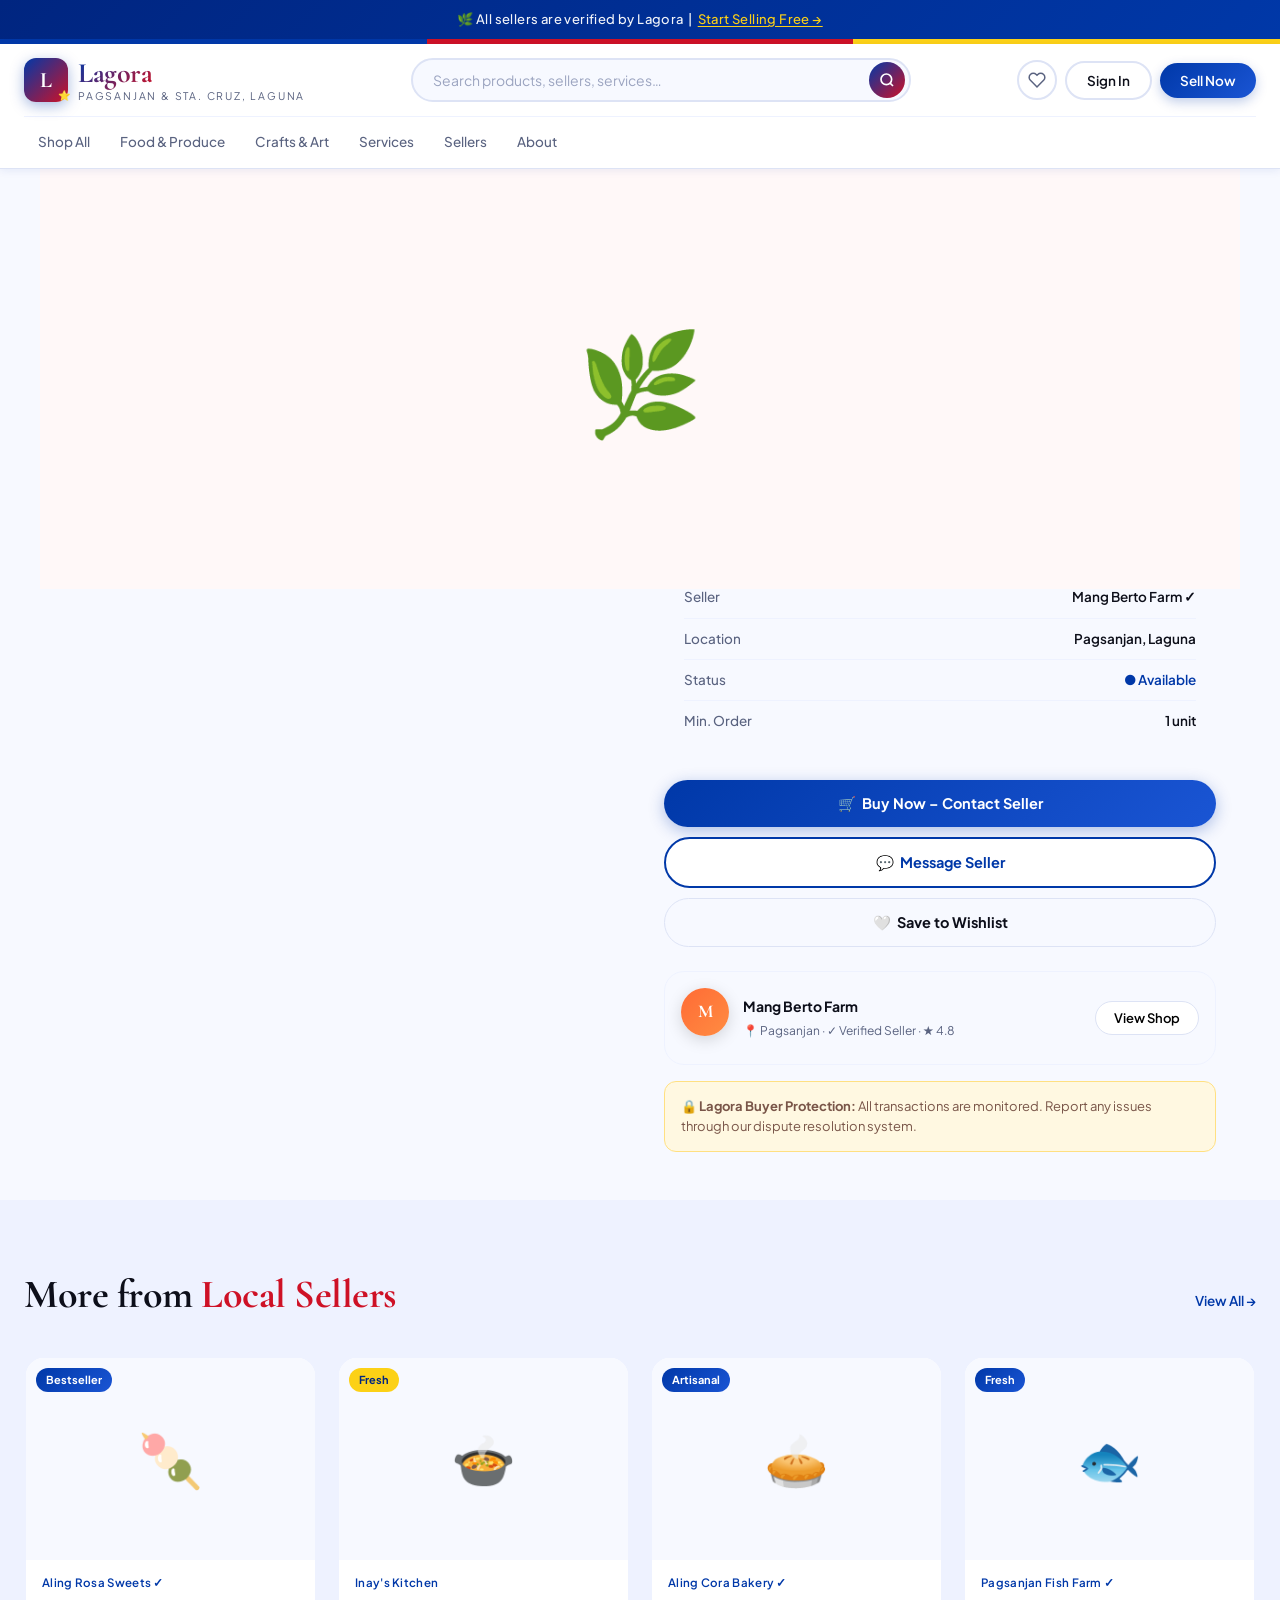
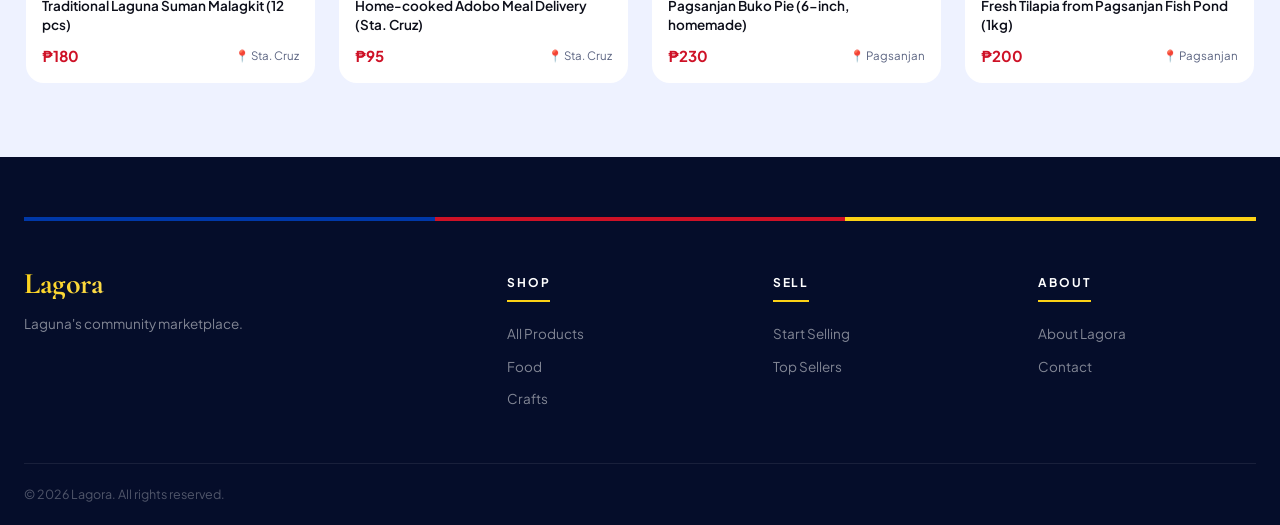
<file: product.html>
<!DOCTYPE html>
<html lang="en">
<head>
  <meta charset="UTF-8">
  <meta name="viewport" content="width=device-width, initial-scale=1.0">
  <title>Product – Lagora</title>
  <link rel="stylesheet" href="style.css">
  <link rel="icon" href="data:image/svg+xml,<svg xmlns='http://www.w3.org/2000/svg' viewBox='0 0 100 100'><rect width='100' height='100' rx='18' fill='%230038A8'/><text y='.9em' font-size='64' x='18' fill='%23FCD116'>L</text></svg>">
</head>
<body>

<div class="topbar">🌿 All sellers are verified by Lagora &nbsp;|&nbsp; <a href="sell.html">Start Selling Free →</a></div>
<div class="ph-ribbon"></div>

<header>
  <div class="header-inner">
    <div class="header-top">
      <a href="index.html" class="logo">
        <div class="logo-mark">L<span class="sun">⭐</span></div>
        <div><span class="logo-text">Lagora</span><span class="logo-tagline">Pagsanjan & Sta. Cruz, Laguna</span></div>
      </a>
      <form class="search-bar" id="search-form" autocomplete="off">
        <input type="text" id="search-input" placeholder="Search products, sellers, services…">
        <button type="submit"><svg xmlns="http://www.w3.org/2000/svg" width="16" height="16" viewBox="0 0 24 24" fill="none" stroke="currentColor" stroke-width="2.5"><circle cx="11" cy="11" r="8"/><path d="m21 21-4.35-4.35"/></svg></button>
        <div class="search-results" id="search-results"></div>
      </form>
      <div class="header-actions">
        <a href="wishlist.html" class="icon-btn"><svg xmlns="http://www.w3.org/2000/svg" width="18" height="18" viewBox="0 0 24 24" fill="none" stroke="currentColor" stroke-width="2"><path d="M20.84 4.61a5.5 5.5 0 0 0-7.78 0L12 5.67l-1.06-1.06a5.5 5.5 0 0 0-7.78 7.78l1.06 1.06L12 21.23l7.78-7.78 1.06-1.06a5.5 5.5 0 0 0 0-7.78z"></path></svg><span class="badge wishlist-count" style="display:none">0</span></a>
        <button class="btn-header btn-outline" onclick="window.location='login.html'">Sign In</button>
        <button class="btn-header btn-primary" onclick="window.location='sell.html'">Sell Now</button>
      </div>
    </div>
    <nav class="main-nav">
      <ul class="nav-list">
        <li><a href="shop.html" class="nav-link">Shop All</a></li>
        <li><a href="shop.html?cat=food" class="nav-link">Food & Produce</a></li>
        <li><a href="shop.html?cat=crafts" class="nav-link">Crafts & Art</a></li>
        <li><a href="shop.html?cat=services" class="nav-link">Services</a></li>
        <li><a href="sellers.html" class="nav-link">Sellers</a></li>
        <li><a href="about.html" class="nav-link">About</a></li>
      </ul>
    </nav>
  </div>
</header>

<div class="product-detail-layout" id="product-detail">
  <div style="text-align:center;padding:60px;color:var(--text-muted)">Loading product…</div>
</div>

<section class="section section-alt">
  <div class="section-inner">
    <div class="section-header">
      <div><h2 class="section-title">More from <span>Local Sellers</span></h2></div>
      <a href="shop.html" class="view-all">View All →</a>
    </div>
    <div class="product-grid" id="related-products"></div>
  </div>
</section>

<footer>
  <div class="footer-ph-ribbon"></div>
  <div class="footer-grid">
    <div class="footer-brand"><span class="logo-text">Lagora</span><p>Laguna's community marketplace.</p></div>
    <div class="footer-col"><h4>Shop</h4><a href="shop.html">All Products</a><a href="shop.html?cat=food">Food</a><a href="shop.html?cat=crafts">Crafts</a></div>
    <div class="footer-col"><h4>Sell</h4><a href="sell.html">Start Selling</a><a href="sellers.html">Top Sellers</a></div>
    <div class="footer-col"><h4>About</h4><a href="about.html">About Lagora</a><a href="contact.html">Contact</a></div>
  </div>
  <div class="footer-bottom"><p>© 2026 Lagora. All rights reserved.</p></div>
</footer>

<script src="data.js"></script>
<script src="main.js"></script>
<script>
const params = new URLSearchParams(location.search);
const id = parseInt(params.get('id')) || 1;
const p = PRODUCTS.find(x => x.id === id) || PRODUCTS[0];

document.title = `${p.name} – Lagora`;

const detail = document.getElementById('product-detail');
const avColors = ['av-green','av-orange','av-blue','av-purple','av-red'];
detail.innerHTML = `
  <div>
    <div class="gallery-main">
      <div class="img-placeholder" style="font-size:100px;height:420px;display:flex;align-items:center;justify-content:center;background:var(--bg-warm);">${p.emoji}</div>
    </div>
    <div class="gallery-thumbs">
      ${[p.emoji,'🖼️','📦','🏷️'].map((e,i) => `<div class="gallery-thumb ${i===0?'active':''}" onclick="selectThumb(this)"><div style="width:100%;height:80px;display:flex;align-items:center;justify-content:center;font-size:28px;">${e}</div></div>`).join('')}
    </div>
  </div>
  <div class="product-detail-info">
    <div class="breadcrumb">
      <a href="index.html">Home</a><span>›</span>
      <a href="shop.html?cat=${p.category}">${p.category.charAt(0).toUpperCase()+p.category.slice(1)}</a><span>›</span>
      <span>${p.name.substring(0,35)}…</span>
    </div>
    <h1 class="detail-title">${p.name}</h1>
    <div class="detail-price-row">
      <span class="detail-price">₱${p.price.toLocaleString()}</span>
      ${p.originalPrice ? `<span class="detail-original">₱${p.originalPrice.toLocaleString()}</span>` : ''}
    </div>
    <div class="detail-badges">
      ${p.verified ? '<span class="detail-badge badge-verified">✓ Verified Seller</span>' : ''}
      <span class="detail-badge badge-local">📍 ${p.location}</span>
      ${p.badge ? `<span class="detail-badge badge-new">${p.badge}</span>` : ''}
    </div>
    <p class="detail-desc">This listing is from a verified local seller in ${p.location}, Laguna. All items on Lagora are screened to ensure quality and authenticity. Purchase with confidence knowing this seller has been accredited by the Lagora community verification system.</p>
    <div class="detail-specs">
      <div class="spec-row"><span class="spec-label">Category</span><span class="spec-value">${p.category.charAt(0).toUpperCase()+p.category.slice(1)}</span></div>
      <div class="spec-row"><span class="spec-label">Seller</span><span class="spec-value">${p.seller} ${p.verified?'✓':''}</span></div>
      <div class="spec-row"><span class="spec-label">Location</span><span class="spec-value">${p.location}, Laguna</span></div>
      <div class="spec-row"><span class="spec-label">Status</span><span class="spec-value" style="color:var(--primary);font-weight:600;">● Available</span></div>
      <div class="spec-row"><span class="spec-label">Min. Order</span><span class="spec-value">1 unit</span></div>
    </div>
    <div class="detail-actions">
      <button class="btn-offer btn-buy" onclick="showToast('Purchase request sent! The seller will message you shortly.', '🛒')">🛒 &nbsp;Buy Now – Contact Seller</button>
      <button class="btn-offer btn-msg" onclick="showToast('Opening secure message with seller…', '💬')">💬 &nbsp;Message Seller</button>
      <button class="btn-offer" style="background:transparent;border:1.5px solid var(--border);color:var(--text)" id="wishlist-detail-btn" onclick="toggleWishlist(${p.id}, '${p.name.replace(/'/g,"\\'")}', this)">🤍 &nbsp;Save to Wishlist</button>
    </div>
    <div class="seller-mini">
      <div class="seller-avatar ${avColors[p.id % avColors.length]}" style="width:48px;height:48px;font-size:18px;">${p.seller[0]}</div>
      <div class="seller-mini-info">
        <div class="seller-mini-name">${p.seller}</div>
        <div class="seller-mini-meta">📍 ${p.location} · ✓ Verified Seller · ★ 4.8</div>
      </div>
      <button style="padding:8px 18px;border:1.5px solid var(--border);border-radius:50px;background:white;cursor:pointer;font-size:13px;font-weight:600;" onclick="window.location='sellers.html'">View Shop</button>
    </div>
    <div style="background:#FFF8E1;border:1px solid #FFE082;border-radius:var(--radius);padding:14px 16px;margin-top:16px;font-size:13px;color:#795548;line-height:1.6">
      🔒 <strong>Lagora Buyer Protection:</strong> All transactions are monitored. Report any issues through our dispute resolution system.
    </div>
  </div>`;

document.addEventListener('DOMContentLoaded', () => {
  const wl = getWishlist();
  const wlBtn = document.getElementById('wishlist-detail-btn');
  if (wlBtn && wl.includes(p.id)) {
    wlBtn.textContent = '';
    wlBtn.innerHTML = '❤️ &nbsp;Saved to Wishlist';
    wlBtn.classList.add('active');
    wlBtn.style.background = '#fff0f0';
    wlBtn.style.borderColor = 'var(--accent)';
    wlBtn.style.color = 'var(--accent)';
  }

  const related = PRODUCTS.filter(x => x.id !== p.id && x.category === p.category).slice(0,4);
  const fallback = PRODUCTS.filter(x => x.id !== p.id).slice(0,4);
  renderProductGrid('related-products', related.length >= 2 ? related : fallback);
});

function selectThumb(el) {
  document.querySelectorAll('.gallery-thumb').forEach(t => t.classList.remove('active'));
  el.classList.add('active');
}

document.addEventListener('DOMContentLoaded', () => {
  const related = PRODUCTS.filter(x => x.id !== p.id && x.category === p.category).slice(0,4);
  const fallback = PRODUCTS.filter(x => x.id !== p.id).slice(0,4);
  renderProductGrid('related-products', related.length >= 2 ? related : fallback);
});
</script>
</body>
</html>
</file>
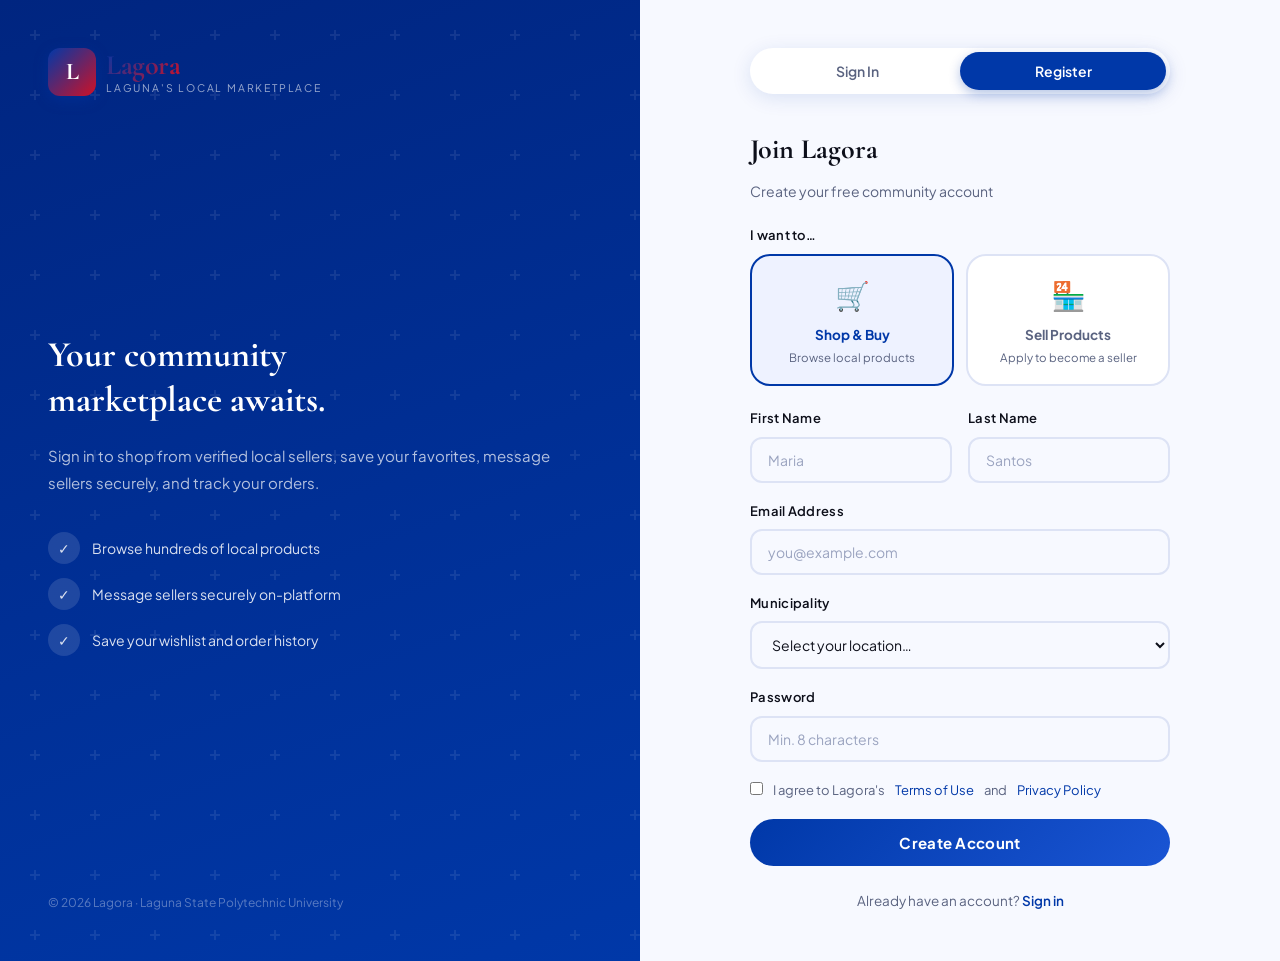
<file: register.html>
<!DOCTYPE html>
<html lang="en">
<head>
  <meta charset="UTF-8">
  <meta name="viewport" content="width=device-width, initial-scale=1.0">
  <title>Register – Lagora</title>
  <script>window.location.href = 'login.html?register=1';</script>
</head>
<body></body>
</html>
</file>
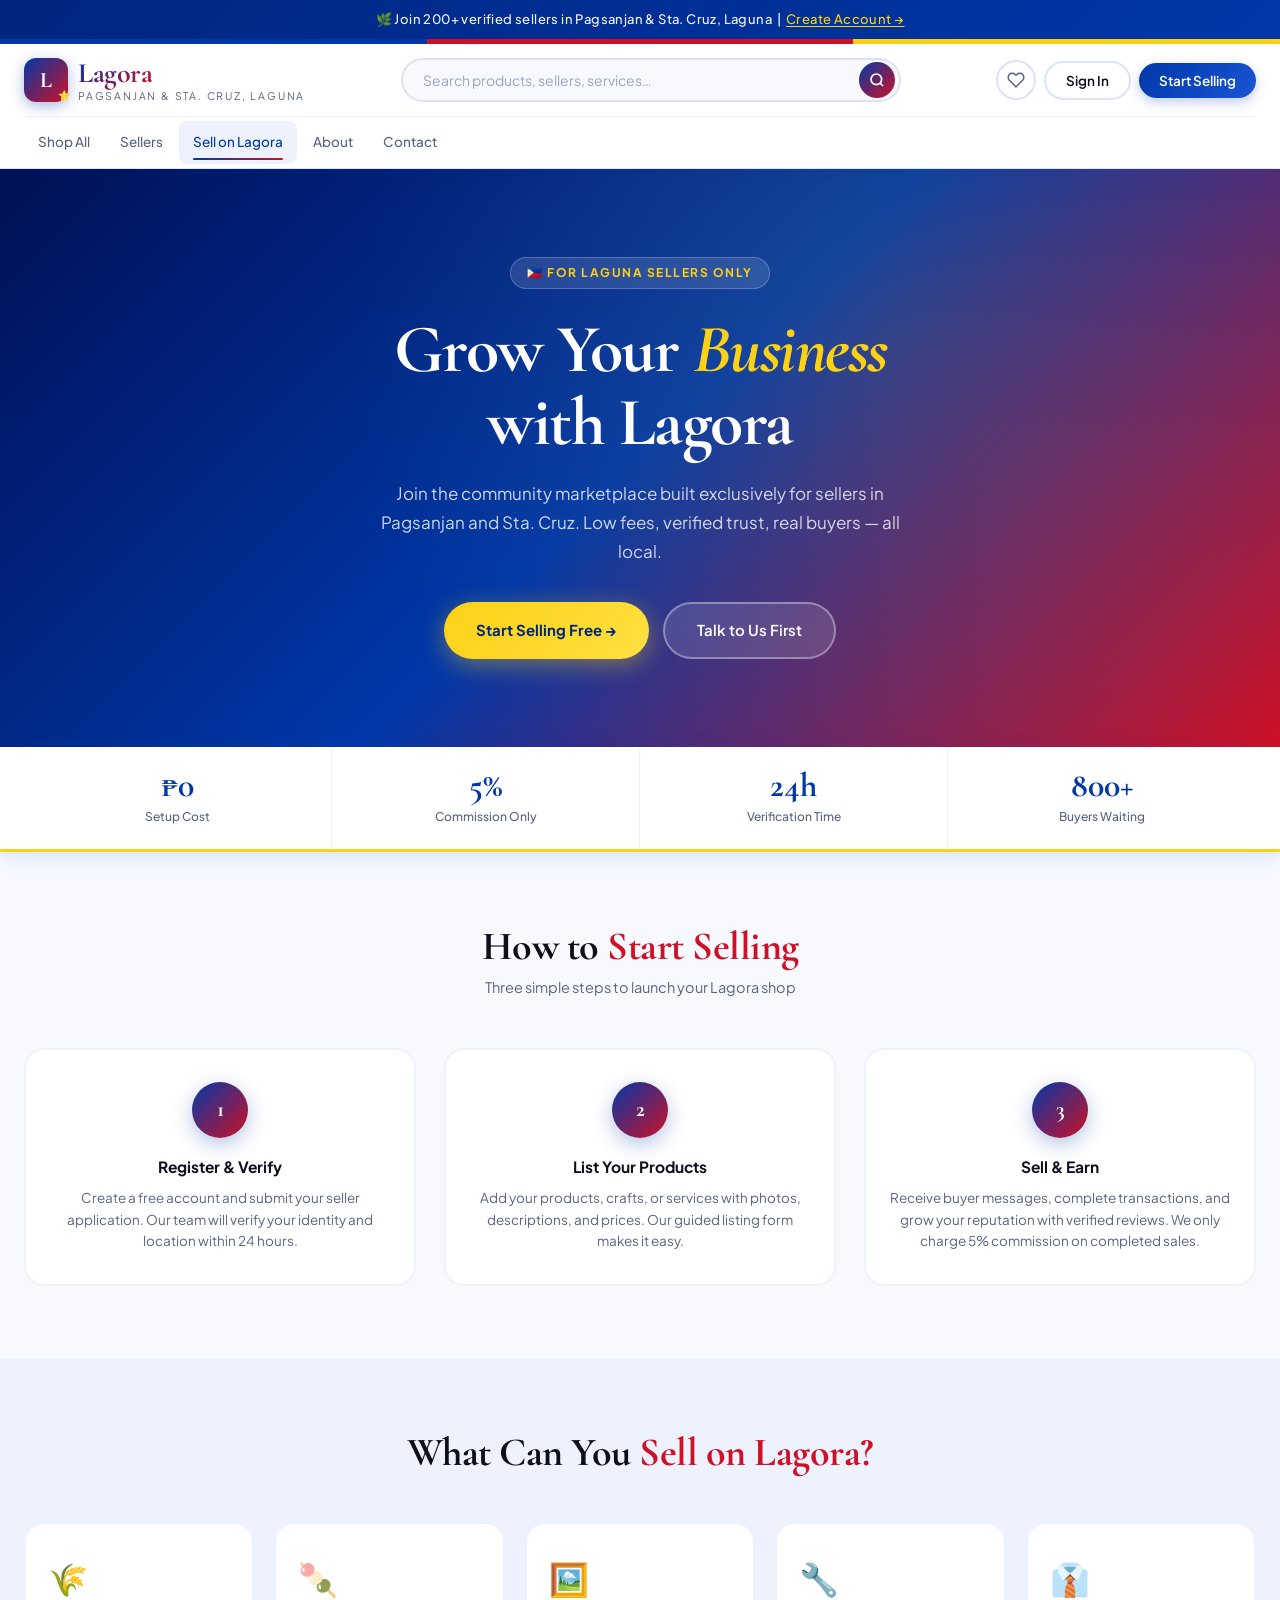
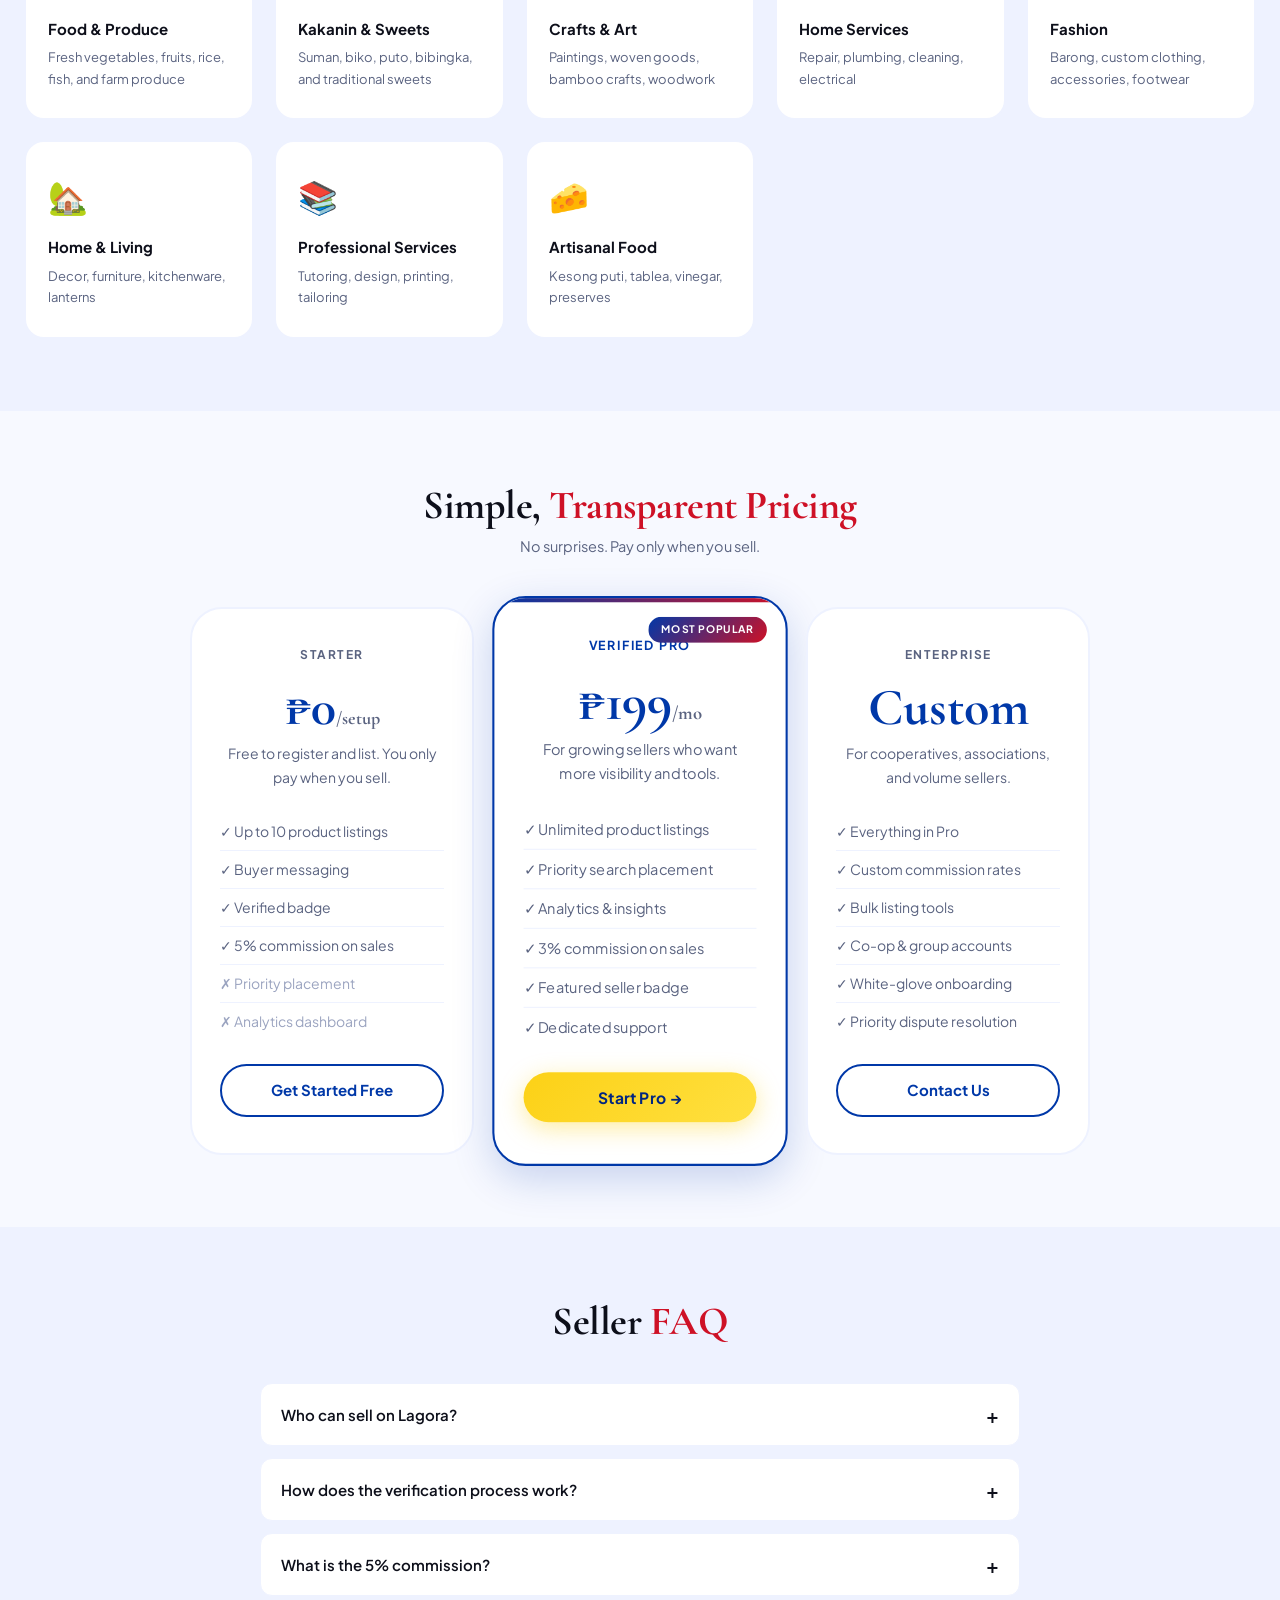
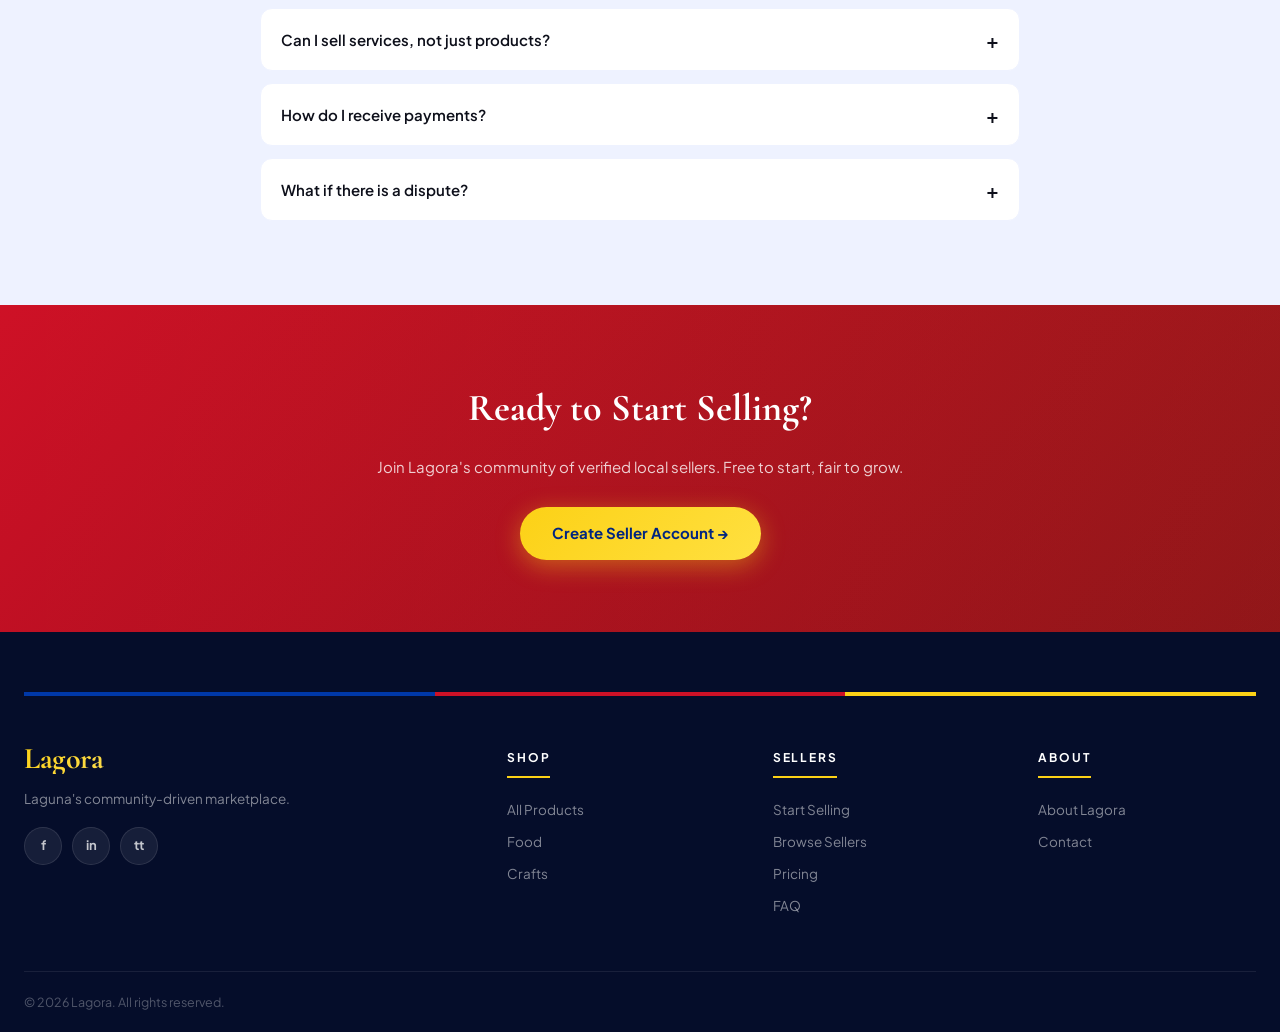
<file: sell.html>
<!DOCTYPE html>
<html lang="en">
<head>
  <meta charset="UTF-8">
  <meta name="viewport" content="width=device-width, initial-scale=1.0">
  <title>Sell on Lagora – Start Your Free Store</title>
  <link rel="stylesheet" href="style.css">
  <link rel="icon" href="data:image/svg+xml,<svg xmlns='http://www.w3.org/2000/svg' viewBox='0 0 100 100'><rect width='100' height='100' rx='18' fill='%230038A8'/><text y='.9em' font-size='64' x='18' fill='%23FCD116'>L</text></svg>">
</head>
<body>

<div class="topbar">🌿 Join 200+ verified sellers in Pagsanjan & Sta. Cruz, Laguna &nbsp;|&nbsp; <a href="login.html?register=1">Create Account →</a></div>
<div class="ph-ribbon"></div>

<header>
  <div class="header-inner">
    <div class="header-top">
      <a href="index.html" class="logo">
        <div class="logo-mark">L<span class="sun">⭐</span></div>
        <div><span class="logo-text">Lagora</span><span class="logo-tagline">Pagsanjan & Sta. Cruz, Laguna</span></div>
      </a>
      <form class="search-bar" id="search-form" autocomplete="off">
        <input type="text" id="search-input" placeholder="Search products, sellers, services…">
        <button type="submit"><svg xmlns="http://www.w3.org/2000/svg" width="16" height="16" viewBox="0 0 24 24" fill="none" stroke="currentColor" stroke-width="2.5"><circle cx="11" cy="11" r="8"/><path d="m21 21-4.35-4.35"/></svg></button>
        <div class="search-results" id="search-results"></div>
      </form>
      <div class="header-actions">
        <a href="wishlist.html" class="icon-btn"><svg xmlns="http://www.w3.org/2000/svg" width="18" height="18" viewBox="0 0 24 24" fill="none" stroke="currentColor" stroke-width="2"><path d="M20.84 4.61a5.5 5.5 0 0 0-7.78 0L12 5.67l-1.06-1.06a5.5 5.5 0 0 0-7.78 7.78l1.06 1.06L12 21.23l7.78-7.78 1.06-1.06a5.5 5.5 0 0 0 0-7.78z"></path></svg><span class="badge wishlist-count" style="display:none">0</span></a>
        <button class="btn-header btn-outline" onclick="window.location='login.html'">Sign In</button>
        <button class="btn-header btn-primary" onclick="window.location='login.html?register=1'">Start Selling</button>
      </div>
    </div>
    <nav class="main-nav">
      <ul class="nav-list">
        <li><a href="shop.html" class="nav-link">Shop All</a></li>
        <li><a href="sellers.html" class="nav-link">Sellers</a></li>
        <li><a href="sell.html" class="nav-link active">Sell on Lagora</a></li>
        <li><a href="about.html" class="nav-link">About</a></li>
        <li><a href="contact.html" class="nav-link">Contact</a></li>
      </ul>
    </nav>
  </div>
</header>

<!-- SELL HERO -->
<section style="background:linear-gradient(135deg,#001055 0%,var(--primary) 50%,var(--accent) 100%);padding:88px 24px;text-align:center;position:relative;overflow:hidden">
  <div style="position:absolute;inset:0;background:radial-gradient(circle at 70% 30%,rgba(252,209,22,0.1),transparent 55%)"></div>
  <div style="position:relative;z-index:1;max-width:700px;margin:0 auto">
    <div style="display:inline-flex;align-items:center;gap:6px;background:rgba(255,255,255,0.12);backdrop-filter:blur(8px);border:1px solid rgba(255,255,255,0.22);color:var(--gold);font-size:12px;font-weight:700;letter-spacing:1.5px;text-transform:uppercase;padding:5px 16px;border-radius:50px;margin-bottom:24px">🇵🇭 For Laguna Sellers Only</div>
    <h1 style="font-family:var(--font-display);font-size:clamp(40px,5.5vw,68px);font-weight:700;color:white;line-height:1.08;letter-spacing:-1.5px;margin-bottom:20px">Grow Your <em style="color:var(--gold)">Business</em><br>with Lagora</h1>
    <p style="font-size:17px;color:rgba(255,255,255,0.8);line-height:1.7;margin-bottom:36px;max-width:560px;margin-left:auto;margin-right:auto">Join the community marketplace built exclusively for sellers in Pagsanjan and Sta. Cruz. Low fees, verified trust, real buyers — all local.</p>
    <div style="display:flex;justify-content:center;gap:14px;flex-wrap:wrap">
      <a href="login.html?register=1" class="btn-hero-primary">Start Selling Free →</a>
      <a href="contact.html" class="btn-hero-outline">Talk to Us First</a>
    </div>
  </div>
</section>

<!-- STATS BAR -->
<div class="hero-stats-bar">
  <div class="hero-stats-inner">
    <div class="hero-stat-item"><div class="stat-number-hero">₱0</div><div class="stat-label-hero">Setup Cost</div></div>
    <div class="hero-stat-item"><div class="stat-number-hero">5%</div><div class="stat-label-hero">Commission Only</div></div>
    <div class="hero-stat-item"><div class="stat-number-hero">24h</div><div class="stat-label-hero">Verification Time</div></div>
    <div class="hero-stat-item"><div class="stat-number-hero">800+</div><div class="stat-label-hero">Buyers Waiting</div></div>
  </div>
</div>

<!-- HOW TO SELL -->
<section class="section">
  <div class="section-inner">
    <div style="text-align:center;margin-bottom:48px">
      <h2 class="section-title reveal">How to <span>Start Selling</span></h2>
      <p class="section-sub" style="margin-top:8px">Three simple steps to launch your Lagora shop</p>
    </div>
    <div class="sell-steps">
      <div class="step reveal">
        <div class="step-num">1</div>
        <h3>Register & Verify</h3>
        <p>Create a free account and submit your seller application. Our team will verify your identity and location within 24 hours.</p>
      </div>
      <div class="step reveal">
        <div class="step-num">2</div>
        <h3>List Your Products</h3>
        <p>Add your products, crafts, or services with photos, descriptions, and prices. Our guided listing form makes it easy.</p>
      </div>
      <div class="step reveal">
        <div class="step-num">3</div>
        <h3>Sell & Earn</h3>
        <p>Receive buyer messages, complete transactions, and grow your reputation with verified reviews. We only charge 5% commission on completed sales.</p>
      </div>
    </div>
  </div>
</section>

<!-- WHAT YOU CAN SELL -->
<section class="section section-alt">
  <div class="section-inner">
    <div style="text-align:center;margin-bottom:48px">
      <h2 class="section-title reveal">What Can You <span>Sell on Lagora?</span></h2>
    </div>
    <div style="display:grid;grid-template-columns:repeat(auto-fit,minmax(200px,1fr));gap:20px">
      <div class="value-card reveal" style="text-align:left"><div style="font-size:32px;margin-bottom:12px">🌾</div><h3 style="font-size:15px;font-weight:700;margin-bottom:6px">Food & Produce</h3><p style="font-size:13px;color:var(--text-muted)">Fresh vegetables, fruits, rice, fish, and farm produce</p></div>
      <div class="value-card reveal" style="text-align:left"><div style="font-size:32px;margin-bottom:12px">🍡</div><h3 style="font-size:15px;font-weight:700;margin-bottom:6px">Kakanin & Sweets</h3><p style="font-size:13px;color:var(--text-muted)">Suman, biko, puto, bibingka, and traditional sweets</p></div>
      <div class="value-card reveal" style="text-align:left"><div style="font-size:32px;margin-bottom:12px">🖼️</div><h3 style="font-size:15px;font-weight:700;margin-bottom:6px">Crafts & Art</h3><p style="font-size:13px;color:var(--text-muted)">Paintings, woven goods, bamboo crafts, woodwork</p></div>
      <div class="value-card reveal" style="text-align:left"><div style="font-size:32px;margin-bottom:12px">🔧</div><h3 style="font-size:15px;font-weight:700;margin-bottom:6px">Home Services</h3><p style="font-size:13px;color:var(--text-muted)">Repair, plumbing, cleaning, electrical</p></div>
      <div class="value-card reveal" style="text-align:left"><div style="font-size:32px;margin-bottom:12px">👔</div><h3 style="font-size:15px;font-weight:700;margin-bottom:6px">Fashion</h3><p style="font-size:13px;color:var(--text-muted)">Barong, custom clothing, accessories, footwear</p></div>
      <div class="value-card reveal" style="text-align:left"><div style="font-size:32px;margin-bottom:12px">🏡</div><h3 style="font-size:15px;font-weight:700;margin-bottom:6px">Home & Living</h3><p style="font-size:13px;color:var(--text-muted)">Decor, furniture, kitchenware, lanterns</p></div>
      <div class="value-card reveal" style="text-align:left"><div style="font-size:32px;margin-bottom:12px">📚</div><h3 style="font-size:15px;font-weight:700;margin-bottom:6px">Professional Services</h3><p style="font-size:13px;color:var(--text-muted)">Tutoring, design, printing, tailoring</p></div>
      <div class="value-card reveal" style="text-align:left"><div style="font-size:32px;margin-bottom:12px">🧀</div><h3 style="font-size:15px;font-weight:700;margin-bottom:6px">Artisanal Food</h3><p style="font-size:13px;color:var(--text-muted)">Kesong puti, tablea, vinegar, preserves</p></div>
    </div>
  </div>
</section>

<!-- PRICING -->
<section class="section" id="pricing">
  <div class="section-inner">
    <div style="text-align:center;margin-bottom:48px">
      <h2 class="section-title reveal">Simple, <span>Transparent Pricing</span></h2>
      <p class="section-sub" style="margin-top:8px">No surprises. Pay only when you sell.</p>
    </div>
    <div class="pricing-grid" style="max-width:900px;margin:0 auto">
      <div class="pricing-card reveal">
        <div style="font-size:12px;font-weight:700;text-transform:uppercase;letter-spacing:1.5px;color:var(--text-muted);margin-bottom:8px">Starter</div>
        <div class="pricing-price">₱0<span>/setup</span></div>
        <p style="font-size:14px;color:var(--text-muted);margin-bottom:20px">Free to register and list. You only pay when you sell.</p>
        <ul class="pricing-features">
          <li>✓ Up to 10 product listings</li>
          <li>✓ Buyer messaging</li>
          <li>✓ Verified badge</li>
          <li>✓ 5% commission on sales</li>
          <li style="color:var(--text-light)">✗ Priority placement</li>
          <li style="color:var(--text-light)">✗ Analytics dashboard</li>
        </ul>
        <a href="login.html?register=1" class="btn-hero-outline" style="display:block;text-align:center;background:transparent;border:2px solid var(--primary);color:var(--primary);padding:12px;border-radius:50px;font-weight:700;transition:var(--transition)">Get Started Free</a>
      </div>
      <div class="pricing-card featured reveal">
        <div class="pricing-badge">Most Popular</div>
        <div style="font-size:12px;font-weight:700;text-transform:uppercase;letter-spacing:1.5px;color:var(--primary);margin-bottom:8px">Verified Pro</div>
        <div class="pricing-price">₱199<span>/mo</span></div>
        <p style="font-size:14px;color:var(--text-muted);margin-bottom:20px">For growing sellers who want more visibility and tools.</p>
        <ul class="pricing-features">
          <li>✓ Unlimited product listings</li>
          <li>✓ Priority search placement</li>
          <li>✓ Analytics & insights</li>
          <li>✓ 3% commission on sales</li>
          <li>✓ Featured seller badge</li>
          <li>✓ Dedicated support</li>
        </ul>
        <a href="login.html?register=1" class="btn-hero-primary" style="display:block;text-align:center;padding:12px;border-radius:50px">Start Pro →</a>
      </div>
      <div class="pricing-card reveal">
        <div style="font-size:12px;font-weight:700;text-transform:uppercase;letter-spacing:1.5px;color:var(--text-muted);margin-bottom:8px">Enterprise</div>
        <div class="pricing-price">Custom</div>
        <p style="font-size:14px;color:var(--text-muted);margin-bottom:20px">For cooperatives, associations, and volume sellers.</p>
        <ul class="pricing-features">
          <li>✓ Everything in Pro</li>
          <li>✓ Custom commission rates</li>
          <li>✓ Bulk listing tools</li>
          <li>✓ Co-op & group accounts</li>
          <li>✓ White-glove onboarding</li>
          <li>✓ Priority dispute resolution</li>
        </ul>
        <a href="contact.html" class="btn-hero-outline" style="display:block;text-align:center;background:transparent;border:2px solid var(--primary);color:var(--primary);padding:12px;border-radius:50px;font-weight:700">Contact Us</a>
      </div>
    </div>
  </div>
</section>

<!-- FAQ -->
<section class="section section-alt" id="faq">
  <div class="section-inner" style="max-width:760px;margin:0 auto">
    <div style="text-align:center;margin-bottom:40px">
      <h2 class="section-title reveal">Seller <span>FAQ</span></h2>
    </div>
    <div id="faq-list"></div>
  </div>
</section>

<!-- CTA -->
<section style="background:linear-gradient(135deg,var(--accent),#8a0b19);padding:72px 24px;text-align:center;position:relative;overflow:hidden">
  <div style="position:absolute;inset:0;background:linear-gradient(90deg,transparent,rgba(252,209,22,0.06),transparent);background-size:200% 100%;animation:shimmer 4s infinite"></div>
  <div style="position:relative;z-index:1;max-width:600px;margin:0 auto">
    <h2 style="font-family:var(--font-display);font-size:38px;color:white;font-weight:700;margin-bottom:14px">Ready to Start Selling?</h2>
    <p style="font-size:15px;color:rgba(255,255,255,0.8);margin-bottom:28px;line-height:1.7">Join Lagora's community of verified local sellers. Free to start, fair to grow.</p>
    <a href="login.html?register=1" class="btn-hero-primary">Create Seller Account →</a>
  </div>
</section>

<footer>
  <div class="footer-ph-ribbon"></div>
  <div class="footer-grid">
    <div class="footer-brand"><span class="logo-text">Lagora</span><p>Laguna's community-driven marketplace.</p><div class="social-links"><div class="social-link">f</div><div class="social-link">in</div><div class="social-link">tt</div></div></div>
    <div class="footer-col"><h4>Shop</h4><a href="shop.html">All Products</a><a href="shop.html?cat=food">Food</a><a href="shop.html?cat=crafts">Crafts</a></div>
    <div class="footer-col"><h4>Sellers</h4><a href="sell.html">Start Selling</a><a href="sellers.html">Browse Sellers</a><a href="sell.html#pricing">Pricing</a><a href="sell.html#faq">FAQ</a></div>
    <div class="footer-col"><h4>About</h4><a href="about.html">About Lagora</a><a href="contact.html">Contact</a></div>
  </div>
  <div class="footer-bottom"><p>© 2026 Lagora. All rights reserved.</p></div>
</footer>

<script src="data.js"></script>
<script src="main.js"></script>
<script>
const faqs = [
  { q: 'Who can sell on Lagora?', a: 'Any resident or business operating within Pagsanjan or Sta. Cruz, Laguna. We currently limit our marketplace to these two communities to ensure trust and local focus.' },
  { q: 'How does the verification process work?', a: 'After registration, submit a valid government ID and proof of address. Our team reviews applications within 24 hours. Approved sellers receive a verified badge visible to all buyers.' },
  { q: 'What is the 5% commission?', a: 'We charge a 5% commission only on completed transactions. No listing fees, no monthly fees on the Starter plan. You only pay when you earn.' },
  { q: 'Can I sell services, not just products?', a: 'Absolutely. Lagora supports service listings including tutoring, graphic design, tailoring, home repair, and more. Service listings work exactly like product listings.' },
  { q: 'How do I receive payments?', a: 'Buyers contact you through Lagora\'s secure messaging system. Payment is arranged directly between buyer and seller, with multiple options: GCash, bank transfer, or cash on delivery.' },
  { q: 'What if there is a dispute?', a: 'Lagora has a dispute resolution system. Contact our support team through the Contact page and we will mediate between buyer and seller to reach a fair resolution.' },
];

document.getElementById('faq-list').innerHTML = faqs.map((f, i) => `
  <div class="reveal" style="background:white;border-radius:var(--radius);margin-bottom:12px;overflow:hidden;border:1.5px solid var(--border-light)">
    <button onclick="toggleFaq(${i}, this)" style="width:100%;padding:18px 20px;border:none;background:none;font-family:var(--font-body);font-size:15px;font-weight:600;color:var(--text);display:flex;justify-content:space-between;align-items:center;cursor:pointer;text-align:left;gap:12px">
      ${f.q}
      <span id="faq-icon-${i}" style="font-size:20px;flex-shrink:0;transition:transform 0.2s">+</span>
    </button>
    <div id="faq-ans-${i}" style="display:none;padding:0 20px 18px;font-size:14.5px;color:var(--text-muted);line-height:1.75">${f.a}</div>
  </div>`).join('');

function toggleFaq(i, btn) {
  const ans = document.getElementById('faq-ans-' + i);
  const icon = document.getElementById('faq-icon-' + i);
  const isOpen = ans.style.display === 'block';
  ans.style.display = isOpen ? 'none' : 'block';
  icon.textContent = isOpen ? '+' : '−';
  icon.style.transform = isOpen ? '' : 'rotate(45deg)';
}
</script>
</body>
</html>
</file>
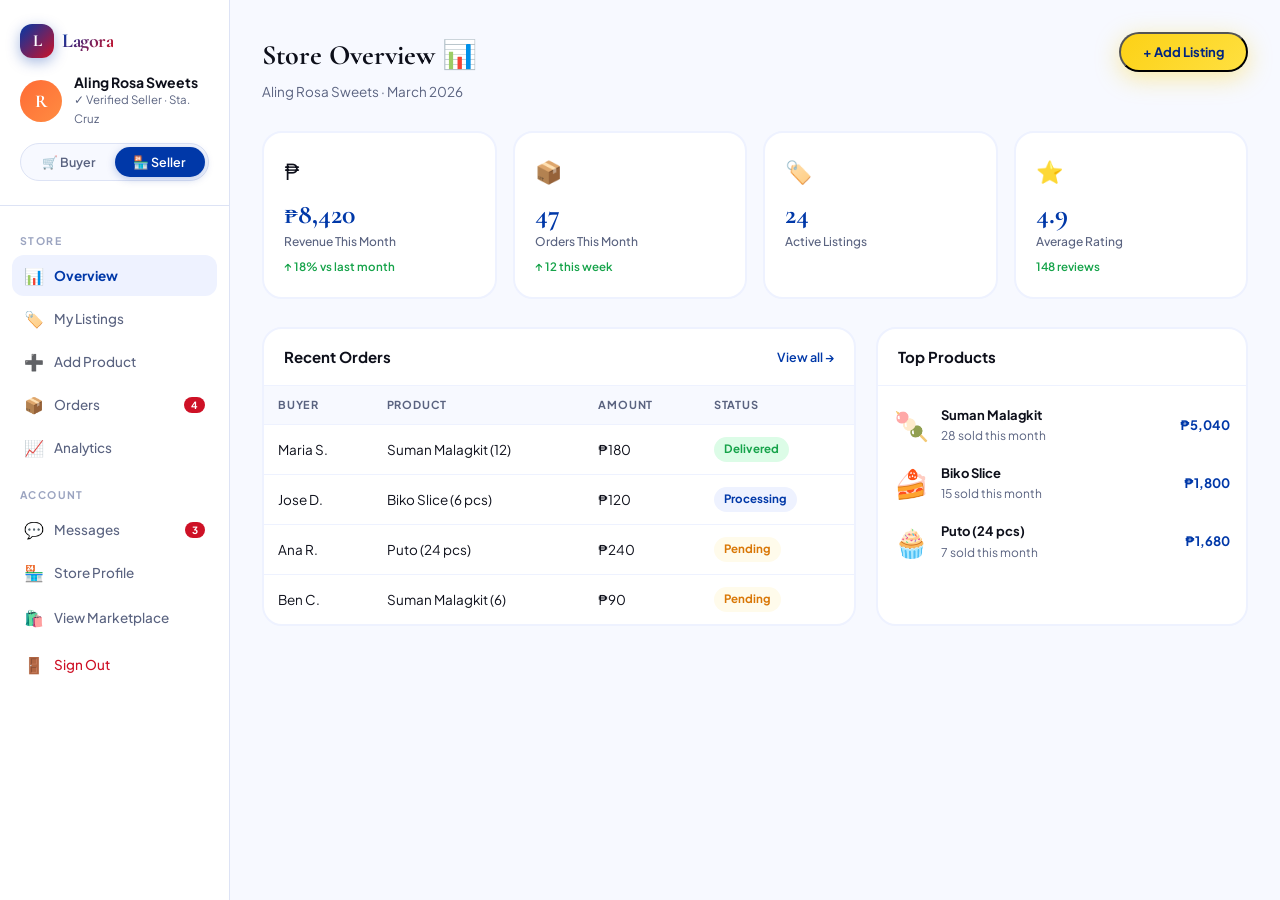
<file: seller-dashboard.html>
<!DOCTYPE html>
<html lang="en">
<head>
  <meta charset="UTF-8">
  <meta name="viewport" content="width=device-width, initial-scale=1.0">
  <title>Seller Dashboard – Lagora</title>
  <link rel="stylesheet" href="style.css">
  <link rel="icon" href="data:image/svg+xml,<svg xmlns='http://www.w3.org/2000/svg' viewBox='0 0 100 100'><rect width='100' height='100' rx='18' fill='%230038A8'/><text y='.9em' font-size='64' x='18' fill='%23FCD116'>L</text></svg>">
</head>
<body>
<div class="dash-layout">

  <!-- SIDEBAR -->
  <aside class="dash-sidebar">
    <div class="dash-sidebar-header">
      <a href="index.html" style="display:flex;align-items:center;gap:8px;margin-bottom:16px">
        <div class="logo-mark" style="width:34px;height:34px;font-size:17px">L</div>
        <span class="logo-text" style="font-size:20px">Lagora</span>
      </a>
      <div class="dash-sidebar-user">
        <div class="dash-sidebar-avatar av-orange">R</div>
        <div>
          <div class="dash-sidebar-name">Aling Rosa Sweets</div>
          <div class="dash-sidebar-role">✓ Verified Seller · Sta. Cruz</div>
        </div>
      </div>
      <div class="dash-mode-toggle">
        <button class="dash-mode-btn" onclick="window.location.href='buyer-dashboard.html'">🛒 Buyer</button>
        <button class="dash-mode-btn active">🏪 Seller</button>
      </div>
    </div>
    <nav class="dash-nav">
      <div class="dash-nav-section">Store</div>
      <button class="dash-nav-link active" onclick="showSection('overview',this)"><span class="nav-icon">📊</span> Overview</button>
      <button class="dash-nav-link" onclick="showSection('listings',this)"><span class="nav-icon">🏷️</span> My Listings</button>
      <button class="dash-nav-link" onclick="showSection('add-product',this)"><span class="nav-icon">➕</span> Add Product</button>
      <button class="dash-nav-link" onclick="showSection('orders-seller',this)"><span class="nav-icon">📦</span> Orders <span class="nav-badge">4</span></button>
      <button class="dash-nav-link" onclick="showSection('analytics',this)"><span class="nav-icon">📈</span> Analytics</button>
      <div class="dash-nav-section" style="margin-top:8px">Account</div>
      <button class="dash-nav-link" onclick="showSection('messages-seller',this)"><span class="nav-icon">💬</span> Messages <span class="nav-badge">3</span></button>
      <button class="dash-nav-link" onclick="showSection('profile-seller',this)"><span class="nav-icon">🏪</span> Store Profile</button>
      <a href="index.html" class="dash-nav-link"><span class="nav-icon">🛍️</span> View Marketplace</a>
      <button class="dash-nav-link" onclick="showToast('Signed out. See you soon!','👋');setTimeout(()=>window.location.href='index.html',1200)" style="color:var(--accent)"><span class="nav-icon">🚪</span> Sign Out</button>
    </nav>
  </aside>

  <!-- MAIN -->
  <main class="dash-main">

    <!-- OVERVIEW -->
    <div id="section-overview">
      <div class="dash-topbar">
        <div>
          <div class="dash-page-title">Store Overview 📊</div>
          <div class="dash-page-sub">Aling Rosa Sweets · March 2026</div>
        </div>
        <button class="btn-hero-primary" style="font-size:13px;padding:10px 22px" onclick="showSection('add-product',null)">+ Add Listing</button>
      </div>
      <div class="dash-stats">
        <div class="dash-stat-card">
          <div class="dash-stat-icon">₱</div>
          <div class="dash-stat-value">₱8,420</div>
          <div class="dash-stat-label">Revenue This Month</div>
          <div class="dash-stat-delta up">↑ 18% vs last month</div>
        </div>
        <div class="dash-stat-card">
          <div class="dash-stat-icon">📦</div>
          <div class="dash-stat-value">47</div>
          <div class="dash-stat-label">Orders This Month</div>
          <div class="dash-stat-delta up">↑ 12 this week</div>
        </div>
        <div class="dash-stat-card">
          <div class="dash-stat-icon">🏷️</div>
          <div class="dash-stat-value">24</div>
          <div class="dash-stat-label">Active Listings</div>
        </div>
        <div class="dash-stat-card">
          <div class="dash-stat-icon">⭐</div>
          <div class="dash-stat-value">4.9</div>
          <div class="dash-stat-label">Average Rating</div>
          <div class="dash-stat-delta up">148 reviews</div>
        </div>
      </div>
      <div style="display:grid;grid-template-columns:1.6fr 1fr;gap:20px">
        <div class="dash-card">
          <div class="dash-card-header"><span class="dash-card-title">Recent Orders</span><span class="dash-card-action" onclick="showSection('orders-seller',null)">View all →</span></div>
          <div class="dash-card-body">
            <div class="dash-table-wrap"><table class="dash-table">
              <thead><tr><th>Buyer</th><th>Product</th><th>Amount</th><th>Status</th></tr></thead>
              <tbody>
                <tr><td>Maria S.</td><td>Suman Malagkit (12)</td><td>₱180</td><td><span class="dash-status delivered">Delivered</span></td></tr>
                <tr><td>Jose D.</td><td>Biko Slice (6 pcs)</td><td>₱120</td><td><span class="dash-status processing">Processing</span></td></tr>
                <tr><td>Ana R.</td><td>Puto (24 pcs)</td><td>₱240</td><td><span class="dash-status pending">Pending</span></td></tr>
                <tr><td>Ben C.</td><td>Suman Malagkit (6)</td><td>₱90</td><td><span class="dash-status pending">Pending</span></td></tr>
              </tbody>
            </table></div> 
          </div>
        </div>
        <div class="dash-card">
          <div class="dash-card-header"><span class="dash-card-title">Top Products</span></div>
          <div class="dash-card-body" style="padding:16px">
            <div style="display:flex;flex-direction:column;gap:12px">
              <div style="display:flex;align-items:center;gap:12px">
                <div style="font-size:28px">🍡</div>
                <div style="flex:1"><div style="font-size:13px;font-weight:700">Suman Malagkit</div><div style="font-size:12px;color:var(--text-muted)">28 sold this month</div></div>
                <div style="font-size:13px;font-weight:700;color:var(--primary)">₱5,040</div>
              </div>
              <div style="display:flex;align-items:center;gap:12px">
                <div style="font-size:28px">🍰</div>
                <div style="flex:1"><div style="font-size:13px;font-weight:700">Biko Slice</div><div style="font-size:12px;color:var(--text-muted)">15 sold this month</div></div>
                <div style="font-size:13px;font-weight:700;color:var(--primary)">₱1,800</div>
              </div>
              <div style="display:flex;align-items:center;gap:12px">
                <div style="font-size:28px">🧁</div>
                <div style="flex:1"><div style="font-size:13px;font-weight:700">Puto (24 pcs)</div><div style="font-size:12px;color:var(--text-muted)">7 sold this month</div></div>
                <div style="font-size:13px;font-weight:700;color:var(--primary)">₱1,680</div>
              </div>
            </div>
          </div>
        </div>
      </div>
    </div>

    <!-- LISTINGS -->
    <div id="section-listings" style="display:none">
      <div class="dash-topbar">
        <div>
          <div class="dash-page-title">My Listings</div>
          <div class="dash-page-sub">Manage your active products and services.</div>
        </div>
        <button class="btn-hero-primary" style="font-size:13px;padding:10px 22px" onclick="showSection('add-product',null)">+ Add New</button>
      </div>
      <div class="dash-card">
        <div class="dash-card-body">
          <div class="dash-table-wrap"><table class="dash-table">

            <thead><tr><th>Product</th><th>Category</th><th>Price</th><th>Status</th><th>Views</th><th>Actions</th></tr></thead>
            <tbody>
              <tr><td><div style="display:flex;align-items:center;gap:10px"><span style="font-size:22px">🍡</span><strong>Suman Malagkit (12 pcs)</strong></div></td><td>Food</td><td>₱180</td><td><span class="dash-status active">Active</span></td><td>312</td><td style="display:flex;gap:8px"><button onclick="showSection('add-product',null);showToast('Editing listing…','✏️')" style="font-size:12px;color:var(--primary);background:none;border:1px solid var(--border);border-radius:50px;padding:4px 12px;cursor:pointer">Edit</button><button onclick="showToast('Listing paused.','⏸️')" style="font-size:12px;color:var(--text-muted);background:none;border:1px solid var(--border);border-radius:50px;padding:4px 12px;cursor:pointer">Pause</button></td></tr>
              <tr><td><div style="display:flex;align-items:center;gap:10px"><span style="font-size:22px">🍰</span><strong>Biko Slice (6 pcs)</strong></div></td><td>Food</td><td>₱120</td><td><span class="dash-status active">Active</span></td><td>198</td><td style="display:flex;gap:8px"><button onclick="showSection('add-product',null);showToast('Editing listing…','✏️')" style="font-size:12px;color:var(--primary);background:none;border:1px solid var(--border);border-radius:50px;padding:4px 12px;cursor:pointer">Edit</button><button onclick="showToast('Listing paused.','⏸️')" style="font-size:12px;color:var(--text-muted);background:none;border:1px solid var(--border);border-radius:50px;padding:4px 12px;cursor:pointer">Pause</button></td></tr>
              <tr><td><div style="display:flex;align-items:center;gap:10px"><span style="font-size:22px">🧁</span><strong>Puto (24 pcs)</strong></div></td><td>Food</td><td>₱240</td><td><span class="dash-status active">Active</span></td><td>144</td><td style="display:flex;gap:8px"><button onclick="showSection('add-product',null);showToast('Editing listing…','✏️')" style="font-size:12px;color:var(--primary);background:none;border:1px solid var(--border);border-radius:50px;padding:4px 12px;cursor:pointer">Edit</button><button onclick="showToast('Listing paused.','⏸️')" style="font-size:12px;color:var(--text-muted);background:none;border:1px solid var(--border);border-radius:50px;padding:4px 12px;cursor:pointer">Pause</button></td></tr>
            </tbody>
          </table></div>
        </div>
      </div>
    </div>

    <!-- ADD / EDIT PRODUCT -->
    <div id="section-add-product" style="display:none">
      <div class="dash-topbar">
        <div>
          <div class="dash-page-title">Add New Listing</div>
          <div class="dash-page-sub">Fill in the details to publish your product or service.</div>
        </div>
      </div>
      <div class="dash-card" style="max-width:780px">
        <div class="dash-card-header"><span class="dash-card-title">Listing Details</span></div>
        <div class="dash-card-body" style="padding:28px">
          <div class="form-group"><label class="form-label">Product / Service Name</label><input type="text" class="form-input" placeholder="e.g. Homemade Suman Malagkit (12 pcs)"></div>
          <div class="listing-form-grid">
            <div class="form-group">
              <label class="form-label">Category</label>
              <select class="form-input">
                <option value="">Select category…</option>
                <option>Food & Produce</option><option>Crafts & Art</option><option>Services</option><option>Fashion & Clothing</option><option>Home & Living</option>
              </select>
            </div>
            <div class="form-group"><label class="form-label">Price (₱)</label><input type="number" class="form-input" placeholder="0.00" min="0"></div>
          </div>
          <div class="listing-form-grid">
            <div class="form-group"><label class="form-label">Original Price (₱) <span style="color:var(--text-muted);font-weight:400">(optional, for sale)</span></label><input type="number" class="form-input" placeholder="Leave blank if no sale"></div>
            <div class="form-group">
              <label class="form-label">Location</label>
              <select class="form-input"><option>Pagsanjan</option><option>Sta. Cruz</option></select>
            </div>
          </div>
          <div class="form-group"><label class="form-label">Description</label><textarea class="form-input" rows="4" placeholder="Describe your product or service. Include ingredients, materials, availability, delivery options, etc."></textarea></div>
          <div class="form-group">
            <label class="form-label">Badge Label <span style="color:var(--text-muted);font-weight:400">(optional)</span></label>
            <select class="form-input"><option value="">None</option><option>Bestseller</option><option>Fresh</option><option>Handmade</option><option>Organic</option><option>Artisanal</option><option>Custom</option><option>New</option><option>Sale</option></select>
          </div>
          <div class="form-group"><label class="form-label">Product Photo <span style="color:var(--text-muted);font-weight:400">(optional)</span></label><input type="file" class="form-input" accept="image/*" style="padding:8px"></div>
          <div style="display:flex;gap:12px;margin-top:8px">
            <button class="btn-submit" style="flex:2" onclick="showToast('Listing published successfully! 🎉','✅');showSection('listings',null)">Publish Listing →</button>
            <button onclick="showToast('Draft saved.','💾')" style="flex:1;padding:14px;border:1.5px solid var(--border);border-radius:50px;background:white;cursor:pointer;font-size:14px;font-weight:600;font-family:var(--font-body)">Save Draft</button>
          </div>
        </div>
      </div>
    </div>

    <!-- SELLER ORDERS -->
    <div id="section-orders-seller" style="display:none">
      <div class="dash-topbar">
        <div>
          <div class="dash-page-title">Incoming Orders</div>
          <div class="dash-page-sub">Manage and fulfill buyer orders.</div>
        </div>
      </div>
      <div class="dash-card">
        <div class="dash-card-body">
          <div class="dash-table-wrap"><table class="dash-table">
            <thead><tr><th>Order #</th><th>Buyer</th><th>Product</th><th>Date</th><th>Amount</th><th>Status</th><th>Actions</th></tr></thead>
            <tbody>
              <tr><td style="color:var(--text-muted)">#2041</td><td>Maria S.</td><td>Suman Malagkit (12)</td><td>Mar 11</td><td>₱180</td><td><span class="dash-status pending">Pending</span></td><td><button onclick="showToast('Order #2041 confirmed!','✅')" style="font-size:12px;color:white;background:var(--primary);border:none;border-radius:50px;padding:5px 14px;cursor:pointer">Confirm</button></td></tr>
              <tr><td style="color:var(--text-muted)">#2040</td><td>Jose D.</td><td>Biko Slice (6 pcs)</td><td>Mar 11</td><td>₱120</td><td><span class="dash-status processing">Processing</span></td><td><button onclick="showToast('Marked as ready!','📦')" style="font-size:12px;color:var(--primary);background:none;border:1px solid var(--primary);border-radius:50px;padding:5px 14px;cursor:pointer">Mark Ready</button></td></tr>
              <tr><td style="color:var(--text-muted)">#2039</td><td>Ana R.</td><td>Puto (24 pcs)</td><td>Mar 10</td><td>₱240</td><td><span class="dash-status delivered">Delivered</span></td><td><span style="font-size:12px;color:var(--text-muted)">Completed</span></td></tr>
              <tr><td style="color:var(--text-muted)">#2038</td><td>Ben C.</td><td>Suman Malagkit (6)</td><td>Mar 10</td><td>₱90</td><td><span class="dash-status delivered">Delivered</span></td><td><span style="font-size:12px;color:var(--text-muted)">Completed</span></td></tr>
            </tbody>
          </table></div>
        </div>
      </div>
    </div>

    <!-- ANALYTICS -->
    <div id="section-analytics" style="display:none">
      <div class="dash-topbar">
        <div>
          <div class="dash-page-title">Analytics</div>
          <div class="dash-page-sub">Store performance overview — March 2026</div>
        </div>
      </div>
      <div class="dash-stats">
        <div class="dash-stat-card"><div class="dash-stat-icon">₱</div><div class="dash-stat-value">₱8,420</div><div class="dash-stat-label">Revenue (Mar)</div><div class="dash-stat-delta up">↑ 18%</div></div>
        <div class="dash-stat-card"><div class="dash-stat-icon">📦</div><div class="dash-stat-value">47</div><div class="dash-stat-label">Orders (Mar)</div><div class="dash-stat-delta up">↑ 12</div></div>
        <div class="dash-stat-card"><div class="dash-stat-icon">👁️</div><div class="dash-stat-value">1,284</div><div class="dash-stat-label">Profile Views</div><div class="dash-stat-delta up">↑ 22%</div></div>
        <div class="dash-stat-card"><div class="dash-stat-icon">💰</div><div class="dash-stat-value">₱178</div><div class="dash-stat-label">Avg. Order Value</div><div class="dash-stat-delta up">↑ ₱12</div></div>
      </div>
      <div style="display:grid;grid-template-columns:1fr 1fr;gap:20px">
        <div class="dash-card">
          <div class="dash-card-header"><span class="dash-card-title">Monthly Revenue Trend</span></div>
          <div class="dash-card-body" style="padding:24px">
            <div style="display:flex;align-items:flex-end;gap:10px;height:140px">
              ${['Nov','Dec','Jan','Feb','Mar'].map((m,i) => {
                const vals = [3200,4800,5100,7140,8420];
                const pct = Math.round((vals[i]/8420)*100);
                const colors = ['#C7D2FE','#A5B4FC','#818CF8','#6366F1','var(--primary)'];
                return `<div style="flex:1;display:flex;flex-direction:column;align-items:center;gap:6px">
                  <div style="font-size:11px;color:var(--text-muted);font-weight:600">₱${(vals[i]/1000).toFixed(1)}k</div>
                  <div style="width:100%;background:${colors[i]};border-radius:6px 6px 0 0;height:${pct}%;transition:height 0.5s ease;min-height:8px"></div>
                  <div style="font-size:11px;color:var(--text-muted)">${m}</div>
                </div>`;
              }).join('')}
            </div>
          </div>
        </div>
        <div class="dash-card">
          <div class="dash-card-header"><span class="dash-card-title">Sales by Category</span></div>
          <div class="dash-card-body" style="padding:20px;display:flex;flex-direction:column;gap:12px">
            ${[['🍡','Kakanin & Sweets','60%','var(--primary)'],['🍰','Biko & Desserts','25%','var(--accent)'],['🧁','Other Pastries','15%','var(--gold-dark)']].map(([icon,label,pct,color]) => `
            <div>
              <div style="display:flex;justify-content:space-between;margin-bottom:5px;font-size:13px"><span>${icon} ${label}</span><span style="font-weight:700;color:${color}">${pct}</span></div>
              <div style="height:8px;background:var(--bg);border-radius:50px;overflow:hidden"><div style="height:100%;width:${pct};background:${color};border-radius:50px;transition:width 0.5s ease"></div></div>
            </div>`).join('')}
          </div>
        </div>
      </div>
    </div>

    <!-- SELLER MESSAGES -->
    <div id="section-messages-seller" style="display:none">
      <div class="dash-topbar">
        <div>
          <div class="dash-page-title">Messages</div>
          <div class="dash-page-sub">Buyer inquiries and order conversations.</div>
        </div>
      </div>
      <div class="msg-layout">
        <div class="msg-list">
          <div class="msg-list-header">Conversations (3)</div>
          <div class="msg-thread-item active">
            <div class="msg-thread-avatar av-blue">M</div>
            <div style="flex:1;min-width:0">
              <div style="display:flex;justify-content:space-between"><span class="msg-thread-name">Maria Santos</span><span class="msg-thread-time">10:32 AM</span></div>
              <div class="msg-thread-preview">I can pick up at 3pm!</div>
            </div>
          </div>
          <div class="msg-thread-item">
            <div class="msg-thread-avatar av-green">J</div>
            <div style="flex:1;min-width:0">
              <div style="display:flex;justify-content:space-between"><span class="msg-thread-name">Jose dela Cruz</span><span class="msg-thread-time">9:15 AM</span></div>
              <div class="msg-thread-preview">Do you have biko available today?</div>
            </div>
          </div>
          <div class="msg-thread-item">
            <div class="msg-thread-avatar av-purple">A</div>
            <div style="flex:1;min-width:0">
              <div style="display:flex;justify-content:space-between"><span class="msg-thread-name">Ana Reyes</span><span class="msg-thread-time">Yesterday</span></div>
              <div class="msg-thread-preview">Thank you for the puto! So masarap!</div>
            </div>
          </div>
        </div>
        <div class="msg-chat">
          <div class="msg-chat-header">
            <div class="msg-thread-avatar av-blue" style="width:36px;height:36px;font-size:14px">M</div>
            <div><div class="msg-chat-name">Maria Santos</div><div class="msg-chat-meta">Buyer · 📍 Sta. Cruz</div></div>
          </div>
          <div class="msg-chat-body">
            <div class="msg-bubble them">Hi po! Gusto ko po mag-order ng Suman Malagkit (12 pcs). Available pa po ba?</div>
            <div class="msg-bubble me">Oo po, available pa! Puwede po i-pick up mamaya or bukas. Mag-order na po kayo sa listing! 😊</div>
            <div class="msg-bubble them">I can pick up at 3pm!</div>
          </div>
          <div class="msg-chat-input">
            <input type="text" id="msg-input-seller" placeholder="Reply to buyer…" onkeydown="if(event.key==='Enter')sendMsgSeller()">
            <button class="msg-send-btn" onclick="sendMsgSeller()">➤</button>
          </div>
        </div>
      </div>
    </div>

    <!-- STORE PROFILE -->
    <div id="section-profile-seller" style="display:none">
      <div class="dash-topbar">
        <div class="dash-page-title">Store Profile</div>
      </div>
      <div class="dash-card" style="max-width:680px">
        <div class="dash-card-header"><span class="dash-card-title">Store Information</span><span class="dash-card-action" onclick="showToast('Store profile saved!','✅')">Save Changes</span></div>
        <div class="dash-card-body" style="padding:24px">
          <div style="display:flex;align-items:center;gap:16px;margin-bottom:28px;padding-bottom:24px;border-bottom:1px solid var(--border-light)">
            <div class="dash-sidebar-avatar av-orange" style="width:64px;height:64px;font-size:26px">R</div>
            <div>
              <div style="font-size:16px;font-weight:700">Aling Rosa Sweets</div>
              <div style="font-size:13px;color:var(--text-muted)">✓ Verified Seller · Sta. Cruz, Laguna</div>
              <div style="font-size:12px;color:var(--primary);margin-top:2px">★ 4.9 · 148 reviews · 24 listings</div>
            </div>
          </div>
          <div class="form-group"><label class="form-label">Store Name</label><input type="text" class="form-input" value="Aling Rosa Sweets"></div>
          <div class="form-group"><label class="form-label">Store Description</label><textarea class="form-input" rows="3">Traditional Laguna kakanin — suman, biko, puto, and more. Serving the community for over 15 years.</textarea></div>
          <div class="listing-form-grid">
            <div class="form-group"><label class="form-label">Specialty</label><input type="text" class="form-input" value="Kakanin & Sweets"></div>
            <div class="form-group"><label class="form-label">Location</label><select class="form-input"><option>Sta. Cruz</option><option>Pagsanjan</option></select></div>
          </div>
          <div class="form-group"><label class="form-label">Contact Number</label><input type="tel" class="form-input" placeholder="+63 9XX XXX XXXX"></div>
        </div>
      </div>
    </div>

  </main>
</div>

<script src="data.js"></script>
<script src="main.js"></script>
<script>
function showSection(id, btn) {
  document.querySelectorAll('[id^="section-"]').forEach(s => s.style.display = 'none');
  document.getElementById('section-' + id).style.display = 'block';
  if (btn) {
    document.querySelectorAll('.dash-nav-link').forEach(b => b.classList.remove('active'));
    btn.classList.add('active');
  }
}
function sendMsgSeller() {
  const input = document.getElementById('msg-input-seller');
  const text = input.value.trim();
  if (!text) return;
  const body = document.querySelector('#section-messages-seller .msg-chat-body');
  const bubble = document.createElement('div');
  bubble.className = 'msg-bubble me';
  bubble.textContent = text;
  body.appendChild(bubble);
  body.scrollTop = body.scrollHeight;
  input.value = '';
}
</script>
</body>
</html>
</file>
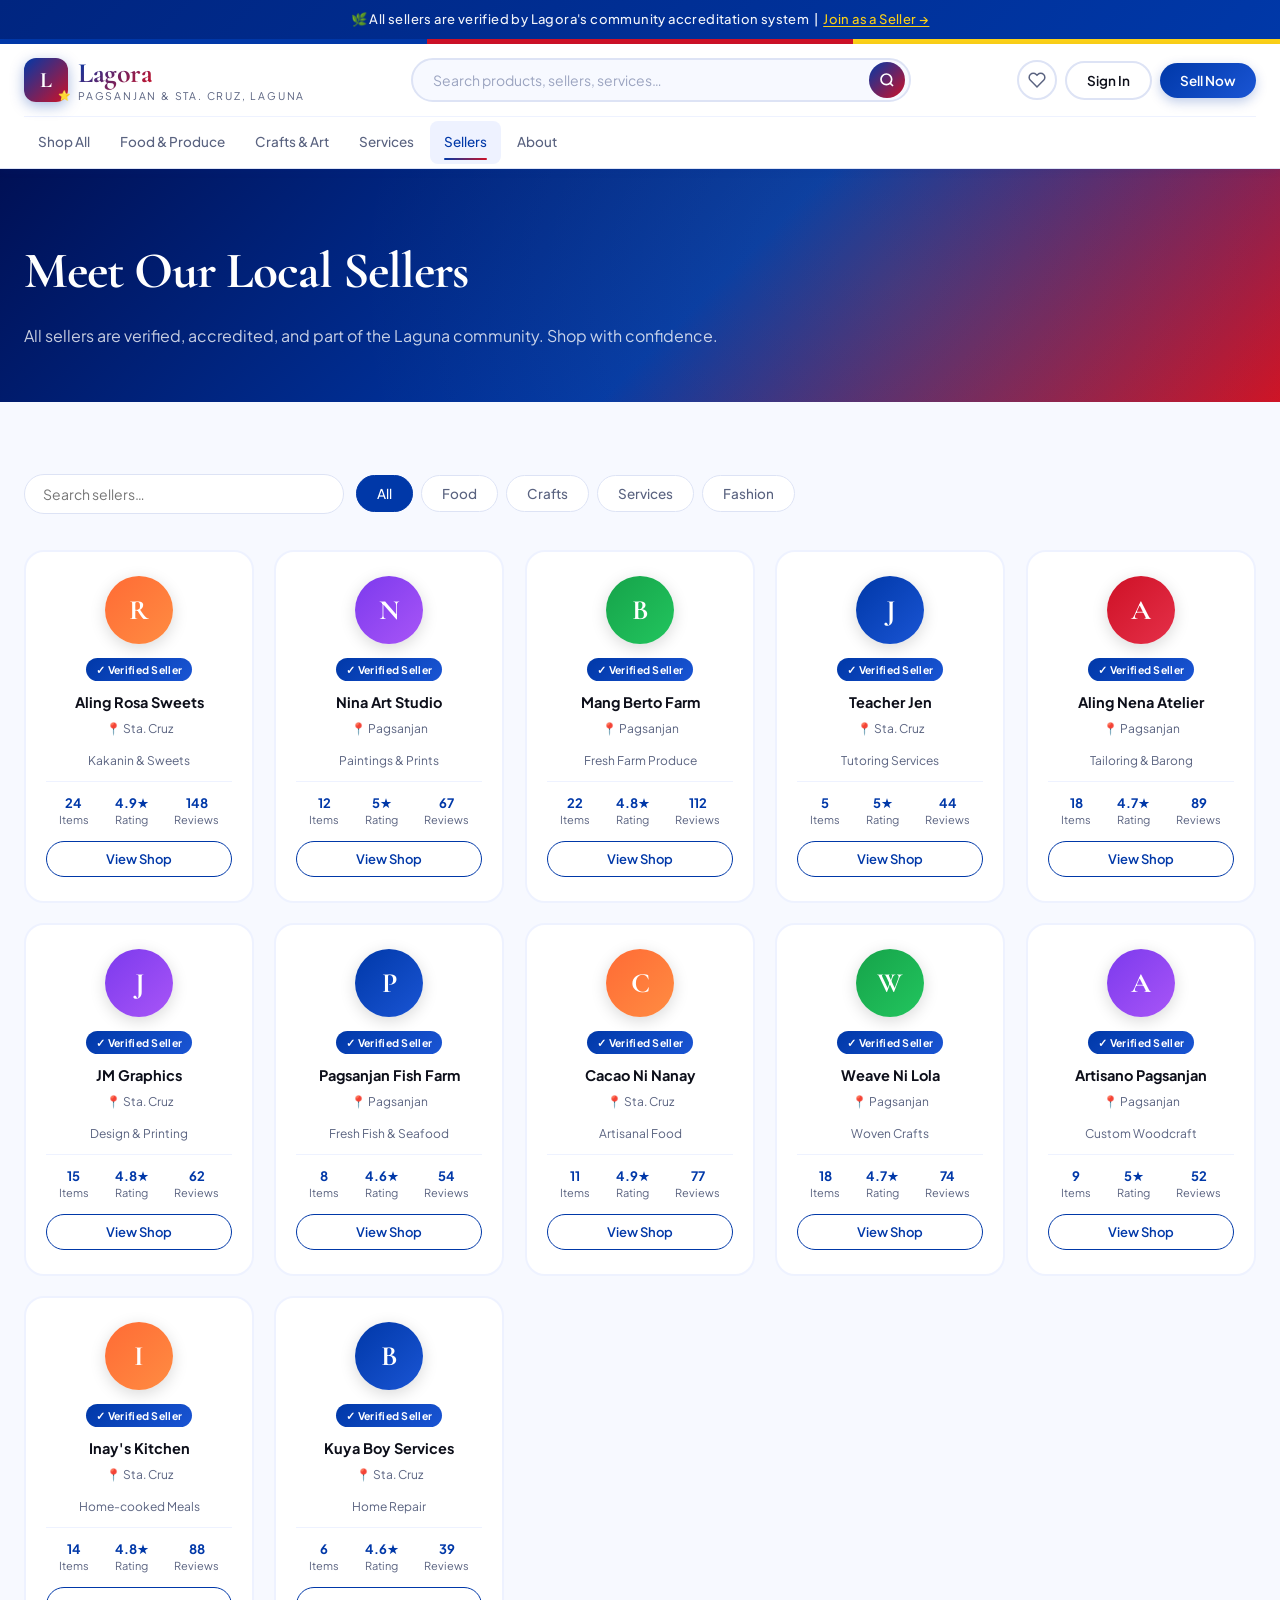
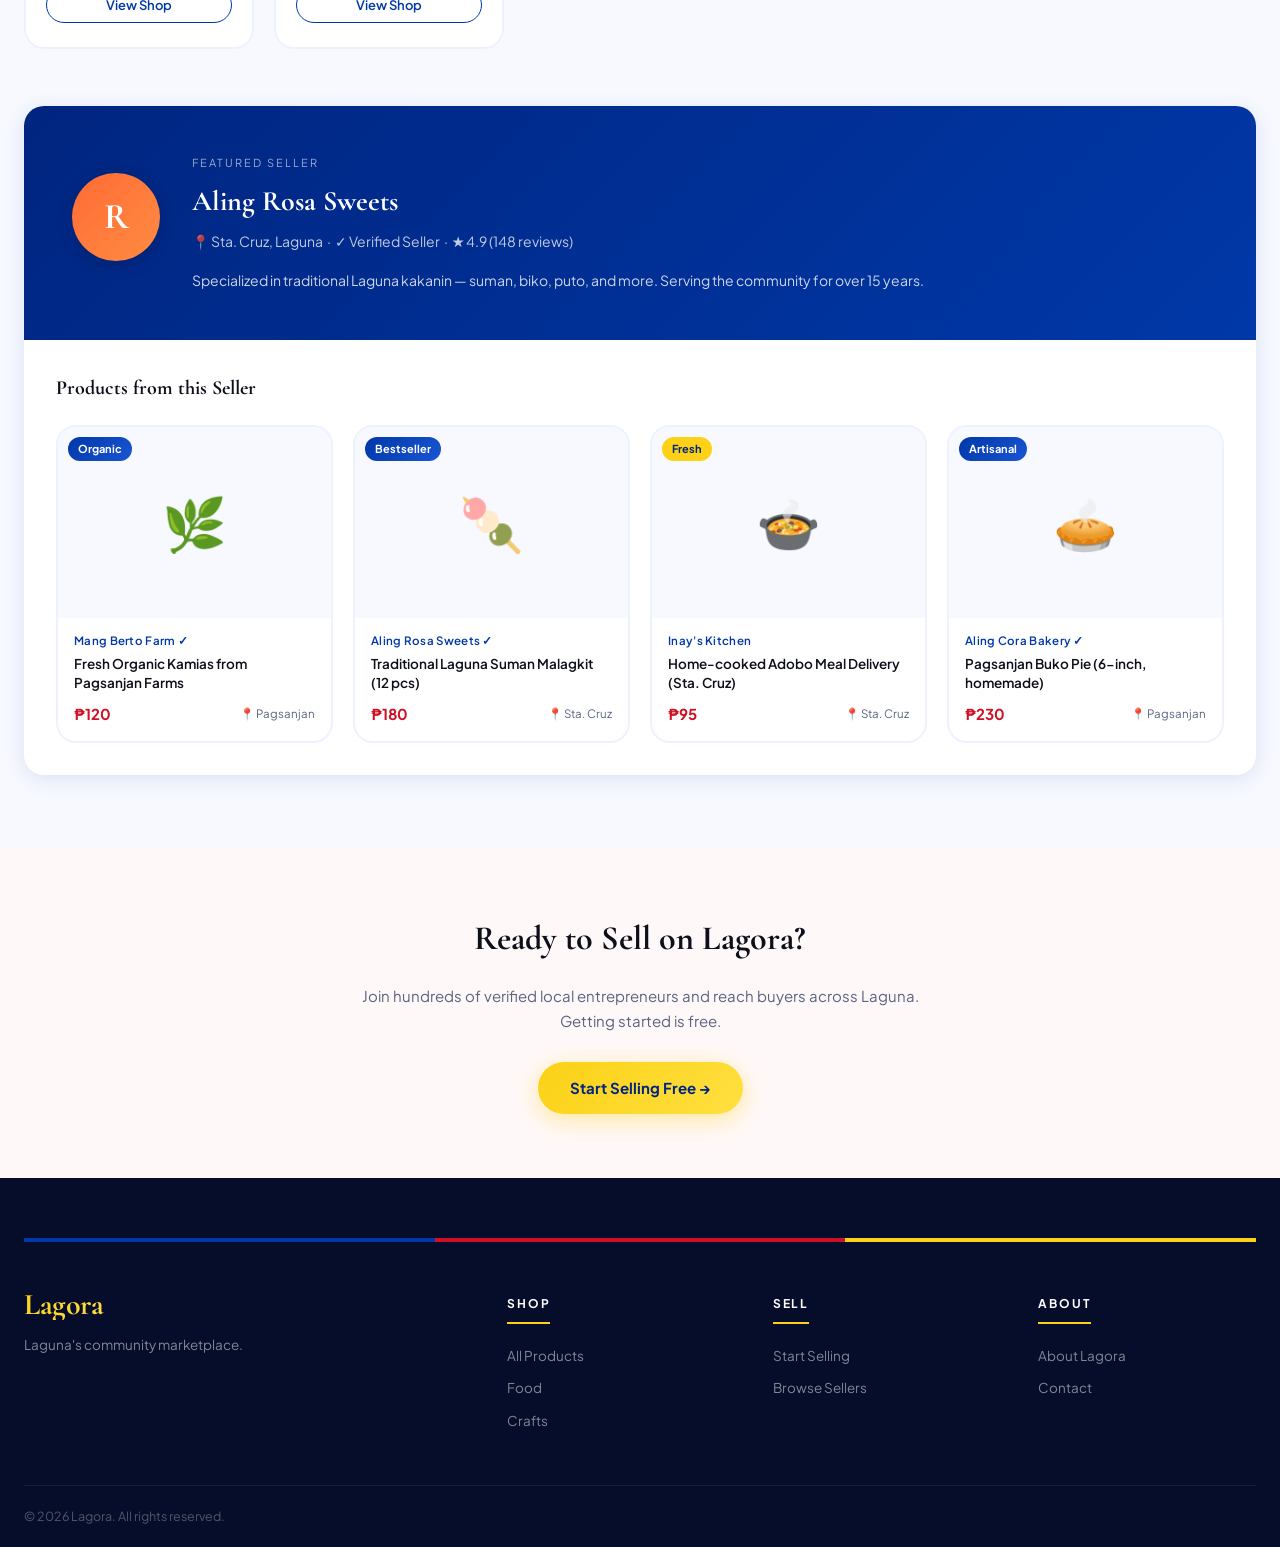
<file: sellers.html>
<!DOCTYPE html>
<html lang="en">
<head>
  <meta charset="UTF-8">
  <meta name="viewport" content="width=device-width, initial-scale=1.0">
  <title>Sellers – Lagora</title>
  <link rel="stylesheet" href="style.css">
  <link rel="icon" href="data:image/svg+xml,<svg xmlns='http://www.w3.org/2000/svg' viewBox='0 0 100 100'><rect width='100' height='100' rx='18' fill='%230038A8'/><text y='.9em' font-size='64' x='18' fill='%23FCD116'>L</text></svg>">
</head>
<body>

<div class="topbar">🌿 All sellers are verified by Lagora's community accreditation system &nbsp;|&nbsp; <a href="sell.html">Join as a Seller →</a></div>
<div class="ph-ribbon"></div>

<header>
  <div class="header-inner">
    <div class="header-top">
      <a href="index.html" class="logo">
        <div class="logo-mark">L<span class="sun">⭐</span></div>
        <div><span class="logo-text">Lagora</span><span class="logo-tagline">Pagsanjan & Sta. Cruz, Laguna</span></div>
      </a>
      <form class="search-bar" id="search-form" autocomplete="off">
        <input type="text" id="search-input" placeholder="Search products, sellers, services…">
        <button type="submit"><svg xmlns="http://www.w3.org/2000/svg" width="16" height="16" viewBox="0 0 24 24" fill="none" stroke="currentColor" stroke-width="2.5"><circle cx="11" cy="11" r="8"/><path d="m21 21-4.35-4.35"/></svg></button>
        <div class="search-results" id="search-results"></div>
      </form>
      <div class="header-actions">
        <a href="wishlist.html" class="icon-btn"><svg xmlns="http://www.w3.org/2000/svg" width="18" height="18" viewBox="0 0 24 24" fill="none" stroke="currentColor" stroke-width="2"><path d="M20.84 4.61a5.5 5.5 0 0 0-7.78 0L12 5.67l-1.06-1.06a5.5 5.5 0 0 0-7.78 7.78l1.06 1.06L12 21.23l7.78-7.78 1.06-1.06a5.5 5.5 0 0 0 0-7.78z"></path></svg><span class="badge wishlist-count" style="display:none">0</span></a>
        <button class="btn-header btn-outline" onclick="window.location='login.html'">Sign In</button>
        <button class="btn-header btn-primary" onclick="window.location='sell.html'">Sell Now</button>
      </div>
    </div>
    <nav class="main-nav">
      <ul class="nav-list">
        <li><a href="shop.html" class="nav-link">Shop All</a></li>
        <li><a href="shop.html?cat=food" class="nav-link">Food & Produce</a></li>
        <li><a href="shop.html?cat=crafts" class="nav-link">Crafts & Art</a></li>
        <li><a href="shop.html?cat=services" class="nav-link">Services</a></li>
        <li><a href="sellers.html" class="nav-link active">Sellers</a></li>
        <li><a href="about.html" class="nav-link">About</a></li>
      </ul>
    </nav>
  </div>
</header>

<div class="page-hero">
  <h1>Meet Our Local Sellers</h1>
  <p>All sellers are verified, accredited, and part of the Laguna community. Shop with confidence.</p>
</div>

<section class="section">
  <div class="section-inner">
    <div style="display:flex;gap:12px;margin-bottom:36px;flex-wrap:wrap;align-items:center">
      <input type="text" placeholder="Search sellers…" id="seller-search" style="flex:1;max-width:320px;padding:10px 18px;border:1.5px solid var(--border);border-radius:50px;font-family:var(--font-body);font-size:14px;outline:none" oninput="filterSellers()">
      <div style="display:flex;gap:8px;flex-wrap:wrap">
        <button class="filter-btn active" onclick="setFilter('all',this)">All</button>
        <button class="filter-btn" onclick="setFilter('food',this)">Food</button>
        <button class="filter-btn" onclick="setFilter('crafts',this)">Crafts</button>
        <button class="filter-btn" onclick="setFilter('services',this)">Services</button>
        <button class="filter-btn" onclick="setFilter('fashion',this)">Fashion</button>
      </div>
    </div>
    <div class="seller-grid" id="sellers-full"></div>

    <div style="margin-top:56px;background:white;border-radius:var(--radius-lg);box-shadow:var(--shadow);overflow:hidden" id="seller-profile-section">
      <div style="background:linear-gradient(135deg,var(--primary-dark),var(--primary));padding:48px;color:white;display:grid;grid-template-columns:auto 1fr;gap:32px;align-items:center">
        <div class="seller-avatar av-orange" style="width:88px;height:88px;font-size:36px">R</div>
        <div>
          <div style="font-size:11px;letter-spacing:2px;text-transform:uppercase;color:rgba(255,255,255,0.6);margin-bottom:6px">Featured Seller</div>
          <h2 style="font-family:var(--font-display);font-size:28px;margin-bottom:6px">Aling Rosa Sweets</h2>
          <div style="color:rgba(255,255,255,0.75);font-size:14px;margin-bottom:16px">📍 Sta. Cruz, Laguna &nbsp;·&nbsp; ✓ Verified Seller &nbsp;·&nbsp; ★ 4.9 (148 reviews)</div>
          <div style="font-size:14px;color:rgba(255,255,255,0.8)">Specialized in traditional Laguna kakanin — suman, biko, puto, and more. Serving the community for over 15 years.</div>
        </div>
      </div>
      <div style="padding:32px">
        <h3 style="font-family:var(--font-display);font-size:20px;margin-bottom:20px">Products from this Seller</h3>
        <div class="product-grid" id="featured-seller-products"></div>
      </div>
    </div>
  </div>
</section>

<section style="background:var(--bg-warm);padding:64px 24px;text-align:center">
  <div style="max-width:600px;margin:0 auto">
    <h2 style="font-family:var(--font-display);font-size:34px;margin-bottom:16px">Ready to Sell on Lagora?</h2>
    <p style="font-size:15px;color:var(--text-muted);margin-bottom:28px;line-height:1.7">Join hundreds of verified local entrepreneurs and reach buyers across Laguna. Getting started is free.</p>
    <a href="sell.html" class="btn-hero-primary" style="display:inline-block">Start Selling Free →</a>
  </div>
</section>

<footer>
  <div class="footer-ph-ribbon"></div>
  <div class="footer-grid">
    <div class="footer-brand"><span class="logo-text">Lagora</span><p>Laguna's community marketplace.</p></div>
    <div class="footer-col"><h4>Shop</h4><a href="shop.html">All Products</a><a href="shop.html?cat=food">Food</a><a href="shop.html?cat=crafts">Crafts</a></div>
    <div class="footer-col"><h4>Sell</h4><a href="sell.html">Start Selling</a><a href="sellers.html">Browse Sellers</a></div>
    <div class="footer-col"><h4>About</h4><a href="about.html">About Lagora</a><a href="contact.html">Contact</a></div>
  </div>
  <div class="footer-bottom"><p>© 2026 Lagora. All rights reserved.</p></div>
</footer>

<script src="data.js"></script>
<script src="main.js"></script>
<script>
let currentFilter = 'all';

const extendedSellers = [
  ...SELLERS,
  { id: 9, name: 'Weave Ni Lola', location: 'Pagsanjan', avatar: 'W', avClass: 'av-green', items: 18, reviews: 74, rating: 4.7, specialty: 'Woven Crafts', category: 'crafts' },
  { id: 10, name: 'Artisano Pagsanjan', location: 'Pagsanjan', avatar: 'A', avClass: 'av-purple', items: 9, reviews: 52, rating: 5.0, specialty: 'Custom Woodcraft', category: 'crafts' },
  { id: 11, name: 'Inay\'s Kitchen', location: 'Sta. Cruz', avatar: 'I', avClass: 'av-orange', items: 14, reviews: 88, rating: 4.8, specialty: 'Home-cooked Meals', category: 'food' },
  { id: 12, name: 'Kuya Boy Services', location: 'Sta. Cruz', avatar: 'B', avClass: 'av-blue', items: 6, reviews: 39, rating: 4.6, specialty: 'Home Repair', category: 'services' },
];

function renderExtSellerCard(s) {
  return `
    <div class="seller-card" onclick="highlightSeller(${s.id})">
      <div class="seller-avatar ${s.avClass}">${s.avatar}</div>
      <div class="verified-badge">✓ Verified Seller</div>
      <div class="seller-name">${s.name}</div>
      <div class="seller-loc">📍 ${s.location}</div>
      <div style="font-size:12px;color:var(--text-muted);margin-bottom:10px">${s.specialty}</div>
      <div class="seller-stats">
        <div class="seller-stat"><strong>${s.items}</strong>Items</div>
        <div class="seller-stat"><strong>${s.rating}★</strong>Rating</div>
        <div class="seller-stat"><strong>${s.reviews}</strong>Reviews</div>
      </div>
      <button style="margin-top:14px;width:100%;padding:9px;border:1.5px solid var(--primary);color:var(--primary);background:transparent;border-radius:50px;font-size:13px;font-weight:600;cursor:pointer;font-family:var(--font-body)">View Shop</button>
    </div>`;
}

function setFilter(cat, btn) {
  currentFilter = cat;
  document.querySelectorAll('.filter-btn').forEach(b => b.classList.remove('active'));
  btn.classList.add('active');
  filterSellers();
}

function filterSellers() {
  const q = document.getElementById('seller-search').value.toLowerCase();
  const list = extendedSellers.filter(s => {
    if (currentFilter !== 'all' && s.category && s.category !== currentFilter) return false;
    if (q && !s.name.toLowerCase().includes(q) && !s.specialty.toLowerCase().includes(q)) return false;
    return true;
  });
  document.getElementById('sellers-full').innerHTML = list.map(renderExtSellerCard).join('');
}

function highlightSeller(id) {
  const s = extendedSellers.find(x => x.id === id);
  if (!s) return;
  const prods = PRODUCTS.filter(p => p.seller === s.name).slice(0,4);
  const fallback = PRODUCTS.slice(0,4);
  document.getElementById('featured-seller-products').innerHTML =
    (prods.length ? prods : fallback).map(renderProductCard).join('');
  document.getElementById('seller-profile-section').scrollIntoView({ behavior: 'smooth' });
}

document.addEventListener('DOMContentLoaded', () => {
  filterSellers();
  renderProductGrid('featured-seller-products', PRODUCTS.filter(p => p.seller === 'Aling Rosa Sweets' || p.category === 'food').slice(0,4));
});
</script>
</body>
</html>
</file>
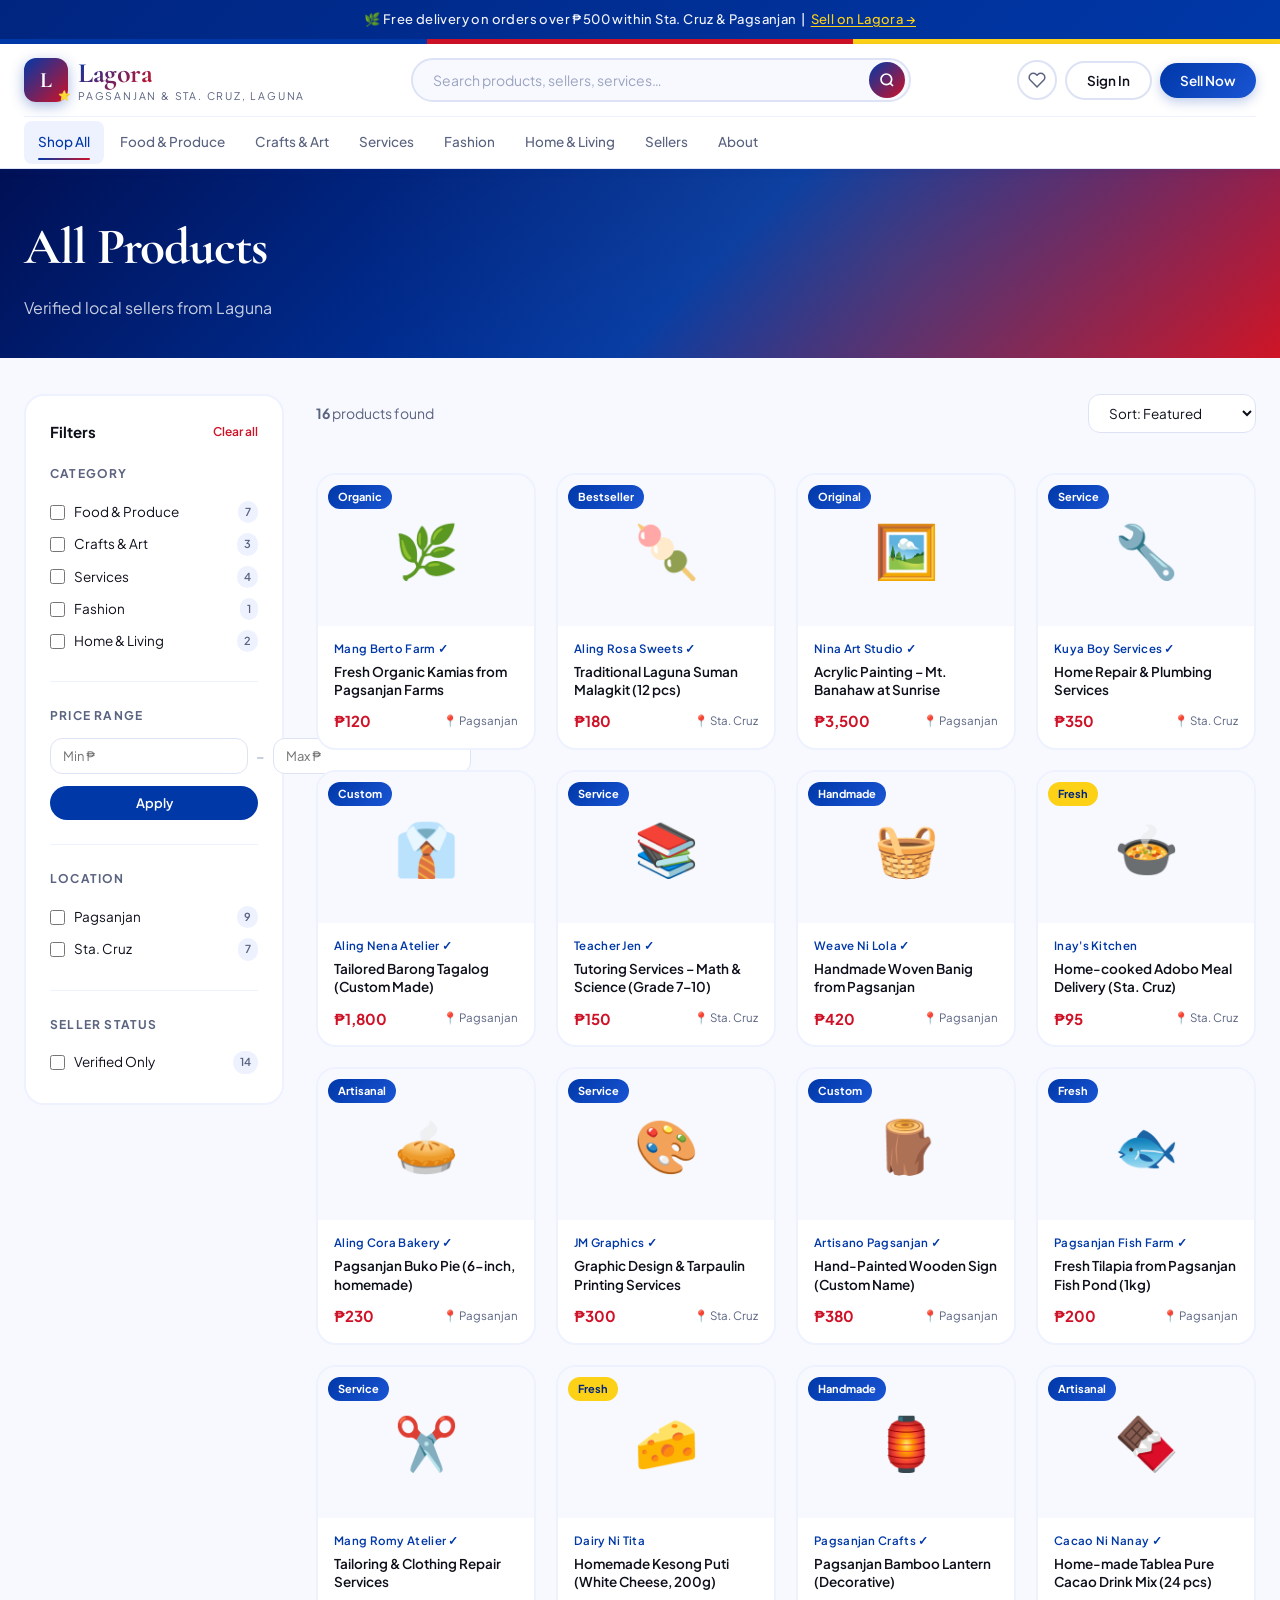
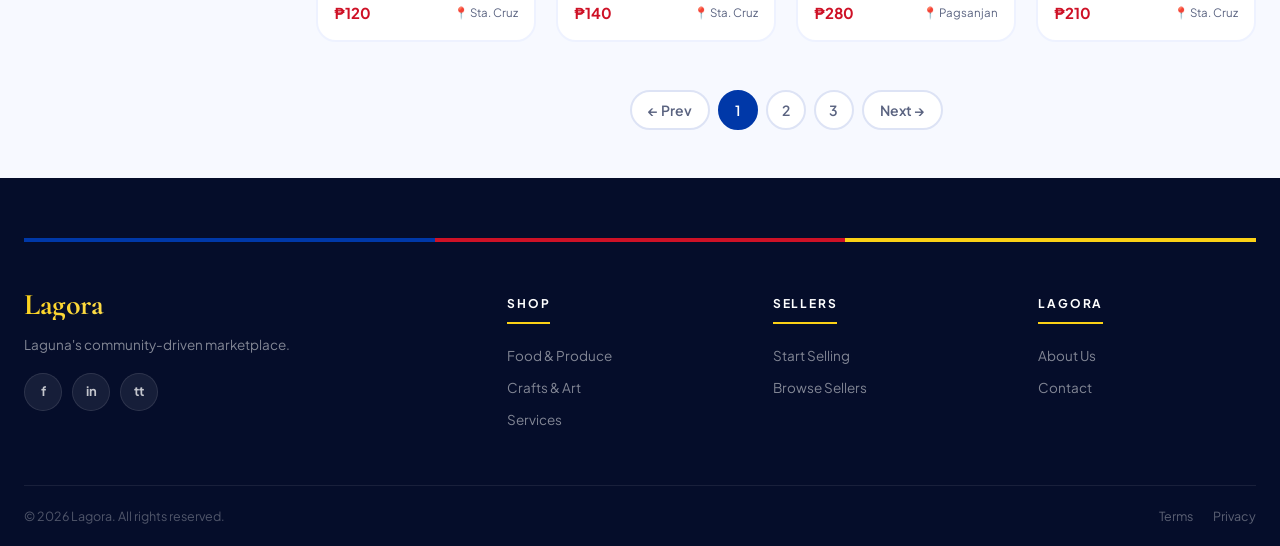
<file: shop.html>
<!DOCTYPE html>
<html lang="en">
<head>
  <meta charset="UTF-8">
  <meta name="viewport" content="width=device-width, initial-scale=1.0">
  <title>Shop – Lagora</title>
  <link rel="stylesheet" href="style.css">
  <link rel="icon" href="data:image/svg+xml,<svg xmlns='http://www.w3.org/2000/svg' viewBox='0 0 100 100'><rect width='100' height='100' rx='18' fill='%230038A8'/><text y='.9em' font-size='64' x='18' fill='%23FCD116'>L</text></svg>">
</head>
<body>

<div class="topbar">🌿 Free delivery on orders over ₱500 within Sta. Cruz &amp; Pagsanjan &nbsp;|&nbsp; <a href="sell.html">Sell on Lagora →</a></div>
<div class="ph-ribbon"></div>

<header>
  <div class="header-inner">
    <div class="header-top">
      <a href="index.html" class="logo">
        <div class="logo-mark">L<span class="sun">⭐</span></div>
        <div><span class="logo-text">Lagora</span><span class="logo-tagline">Pagsanjan & Sta. Cruz, Laguna</span></div>
      </a>
      <form class="search-bar" id="search-form" autocomplete="off">
        <input type="text" id="search-input" placeholder="Search products, sellers, services…">
        <button type="submit"><svg xmlns="http://www.w3.org/2000/svg" width="16" height="16" viewBox="0 0 24 24" fill="none" stroke="currentColor" stroke-width="2.5"><circle cx="11" cy="11" r="8"/><path d="m21 21-4.35-4.35"/></svg></button>
        <div class="search-results" id="search-results"></div>
      </form>
      <div class="header-actions">
        <a href="wishlist.html" class="icon-btn"><svg xmlns="http://www.w3.org/2000/svg" width="18" height="18" viewBox="0 0 24 24" fill="none" stroke="currentColor" stroke-width="2"><path d="M20.84 4.61a5.5 5.5 0 0 0-7.78 0L12 5.67l-1.06-1.06a5.5 5.5 0 0 0-7.78 7.78l1.06 1.06L12 21.23l7.78-7.78 1.06-1.06a5.5 5.5 0 0 0 0-7.78z"></path></svg><span class="badge wishlist-count" style="display:none">0</span></a>
        <button class="btn-header btn-outline" onclick="window.location='login.html'">Sign In</button>
        <button class="btn-header btn-primary" onclick="window.location='sell.html'">Sell Now</button>
      </div>
    </div>
    <nav class="main-nav">
      <ul class="nav-list">
        <li class="nav-item"><a href="shop.html?cat=all" class="nav-link active">Shop All</a></li>
        <li class="nav-item"><a href="shop.html?cat=food" class="nav-link">Food & Produce</a></li>
        <li class="nav-item"><a href="shop.html?cat=crafts" class="nav-link">Crafts & Art</a></li>
        <li class="nav-item"><a href="shop.html?cat=services" class="nav-link">Services</a></li>
        <li class="nav-item"><a href="shop.html?cat=fashion" class="nav-link">Fashion</a></li>
        <li class="nav-item"><a href="shop.html?cat=home" class="nav-link">Home & Living</a></li>
        <li class="nav-item"><a href="sellers.html" class="nav-link">Sellers</a></li>
        <li class="nav-item"><a href="about.html" class="nav-link">About</a></li>
      </ul>
    </nav>
  </div>
</header>

<div class="page-hero" style="padding:36px 24px">
  <div style="max-width:1340px;margin:0 auto">
    <h1 id="shop-title" style="margin-bottom:6px">All Products</h1>
    <p id="shop-sub">Verified local sellers from Laguna</p>
  </div>
</div>

<div class="shop-layout">
  <aside class="filter-sidebar">
    <div class="filter-title">Filters <span class="filter-clear" onclick="clearFilters()">Clear all</span></div>
    <div class="filter-group">
      <h4>Category</h4>
      <label class="filter-option"><input type="checkbox" value="food" onchange="applyFilters()"> Food & Produce <span class="filter-count">7</span></label>
      <label class="filter-option"><input type="checkbox" value="crafts" onchange="applyFilters()"> Crafts & Art <span class="filter-count">3</span></label>
      <label class="filter-option"><input type="checkbox" value="services" onchange="applyFilters()"> Services <span class="filter-count">4</span></label>
      <label class="filter-option"><input type="checkbox" value="fashion" onchange="applyFilters()"> Fashion <span class="filter-count">1</span></label>
      <label class="filter-option"><input type="checkbox" value="home" onchange="applyFilters()"> Home & Living <span class="filter-count">2</span></label>
    </div>
    <div class="filter-group">
      <h4>Price Range</h4>
      <div class="price-range">
        <input type="number" class="price-input" id="min-price" placeholder="Min ₱" min="0">
        <span style="color:var(--text-light)">–</span>
        <input type="number" class="price-input" id="max-price" placeholder="Max ₱" min="0">
      </div>
      <button onclick="applyFilters()" style="margin-top:12px;padding:9px 20px;background:var(--primary);color:white;border:none;border-radius:50px;cursor:pointer;font-size:13px;font-family:var(--font-body);font-weight:600;width:100%">Apply</button>
    </div>
    <div class="filter-group">
      <h4>Location</h4>
      <label class="filter-option"><input type="checkbox" value="Pagsanjan" id="loc-pagsanjan" onchange="applyFilters()"> Pagsanjan <span class="filter-count">9</span></label>
      <label class="filter-option"><input type="checkbox" value="Sta. Cruz" id="loc-stacruz" onchange="applyFilters()"> Sta. Cruz <span class="filter-count">7</span></label>
    </div>
    <div class="filter-group">
      <h4>Seller Status</h4>
      <label class="filter-option"><input type="checkbox" value="verified" onchange="applyFilters()"> Verified Only <span class="filter-count">14</span></label>
    </div>
  </aside>

  <main>
    <div class="shop-header">
      <p class="results-count"><strong id="result-count">16</strong> products found</p>
      <select class="sort-select" id="sort-select" onchange="applyFilters()">
        <option value="featured">Sort: Featured</option>
        <option value="new">Newest First</option>
        <option value="price-asc">Price: Low to High</option>
        <option value="price-desc">Price: High to Low</option>
      </select>
    </div>
    <div id="active-filters" style="display:flex;flex-wrap:wrap;gap:8px;margin-bottom:20px"></div>
    <div class="product-grid" id="shop-products"></div>
    <div class="pagination">
      <button class="page-btn prev-next">← Prev</button>
      <button class="page-btn active">1</button>
      <button class="page-btn">2</button>
      <button class="page-btn">3</button>
      <button class="page-btn prev-next">Next →</button>
    </div>
  </main>
</div>

<footer>
  <div class="footer-ph-ribbon"></div>
  <div class="footer-grid">
    <div class="footer-brand"><span class="logo-text">Lagora</span><p>Laguna's community-driven marketplace.</p><div class="social-links"><div class="social-link">f</div><div class="social-link">in</div><div class="social-link">tt</div></div></div>
    <div class="footer-col"><h4>Shop</h4><a href="shop.html?cat=food">Food & Produce</a><a href="shop.html?cat=crafts">Crafts & Art</a><a href="shop.html?cat=services">Services</a></div>
    <div class="footer-col"><h4>Sellers</h4><a href="sell.html">Start Selling</a><a href="sellers.html">Browse Sellers</a></div>
    <div class="footer-col"><h4>Lagora</h4><a href="about.html">About Us</a><a href="contact.html">Contact</a></div>
  </div>
  <div class="footer-bottom"><p>© 2026 Lagora. All rights reserved.</p><div><a href="about.html#terms">Terms</a><a href="about.html#privacy">Privacy</a></div></div>
</footer>

<script src="data.js"></script>
<script src="main.js"></script>
<script>
function applyFilters() {
  const cats = [...document.querySelectorAll('.filter-sidebar input[type=checkbox]:checked')]
    .filter(c => ['food','crafts','services','fashion','home','health'].includes(c.value))
    .map(c => c.value);
  const locs = [...document.querySelectorAll('.filter-sidebar input[type=checkbox]:checked')]
    .filter(c => ['Pagsanjan','Sta. Cruz'].includes(c.value))
    .map(c => c.value);
  const verifiedOnly = document.querySelector('input[value=verified]')?.checked;
  const sort = document.getElementById('sort-select').value;
  const minP = parseInt(document.getElementById('min-price').value) || 0;
  const maxP = parseInt(document.getElementById('max-price').value) || Infinity;

  let filtered = PRODUCTS.filter(p => {
    if (cats.length && !cats.includes(p.category)) return false;
    if (locs.length && !locs.includes(p.location)) return false;
    if (verifiedOnly && !p.verified) return false;
    if (p.price < minP || p.price > maxP) return false;
    if (searchQ && !p.name.toLowerCase().includes(searchQ) && !p.seller.toLowerCase().includes(searchQ)) return false;
    return true;
  });

  if (sort === 'price-asc') filtered.sort((a,b) => a.price - b.price);
  else if (sort === 'price-desc') filtered.sort((a,b) => b.price - a.price);
  else if (sort === 'new') filtered = [...filtered].reverse();

  document.getElementById('result-count').textContent = filtered.length;
  renderProductGrid('shop-products', filtered);
  renderActiveTags(cats, locs, verifiedOnly);
}

function renderActiveTags(cats, locs, verified) {
  const all = [...cats, ...locs, ...(verified ? ['Verified'] : [])];
  const c = document.getElementById('active-filters');
  c.innerHTML = all.map(v => `<span style="background:#E8F5E9;color:var(--primary);padding:4px 14px;border-radius:50px;font-size:12.5px;font-weight:600;cursor:pointer;display:inline-flex;align-items:center;gap:6px" onclick="removeFilter('${v}')">${v} ✕</span>`).join('');
}

function removeFilter(val) {
  const cb = document.querySelector(`input[value="${val}"]`);
  if (cb) { cb.checked = false; applyFilters(); }
}

function clearFilters() {
  document.querySelectorAll('.filter-sidebar input[type=checkbox]').forEach(cb => cb.checked = false);
  document.getElementById('min-price').value = '';
  document.getElementById('max-price').value = '';
  document.getElementById('shop-title').textContent = 'All Products';
  document.getElementById('search-input').value = '';
  searchQ = '';
  applyFilters();
}

const params = new URLSearchParams(location.search);
const cat = params.get('cat');
let searchQ = (params.get('q') || '').toLowerCase();

if (cat && cat !== 'all') {
  const cb = document.querySelector(`input[value="${cat}"]`);
  if (cb) cb.checked = true;
  document.getElementById('shop-title').textContent = cat.charAt(0).toUpperCase() + cat.slice(1);
}
if (searchQ) {
  document.getElementById('shop-title').textContent = `Search: "${params.get('q')}"`;
  document.getElementById('search-input').value = params.get('q');
}

document.addEventListener('DOMContentLoaded', () => { applyFilters(); });
</script>
</body>
</html>
</file>
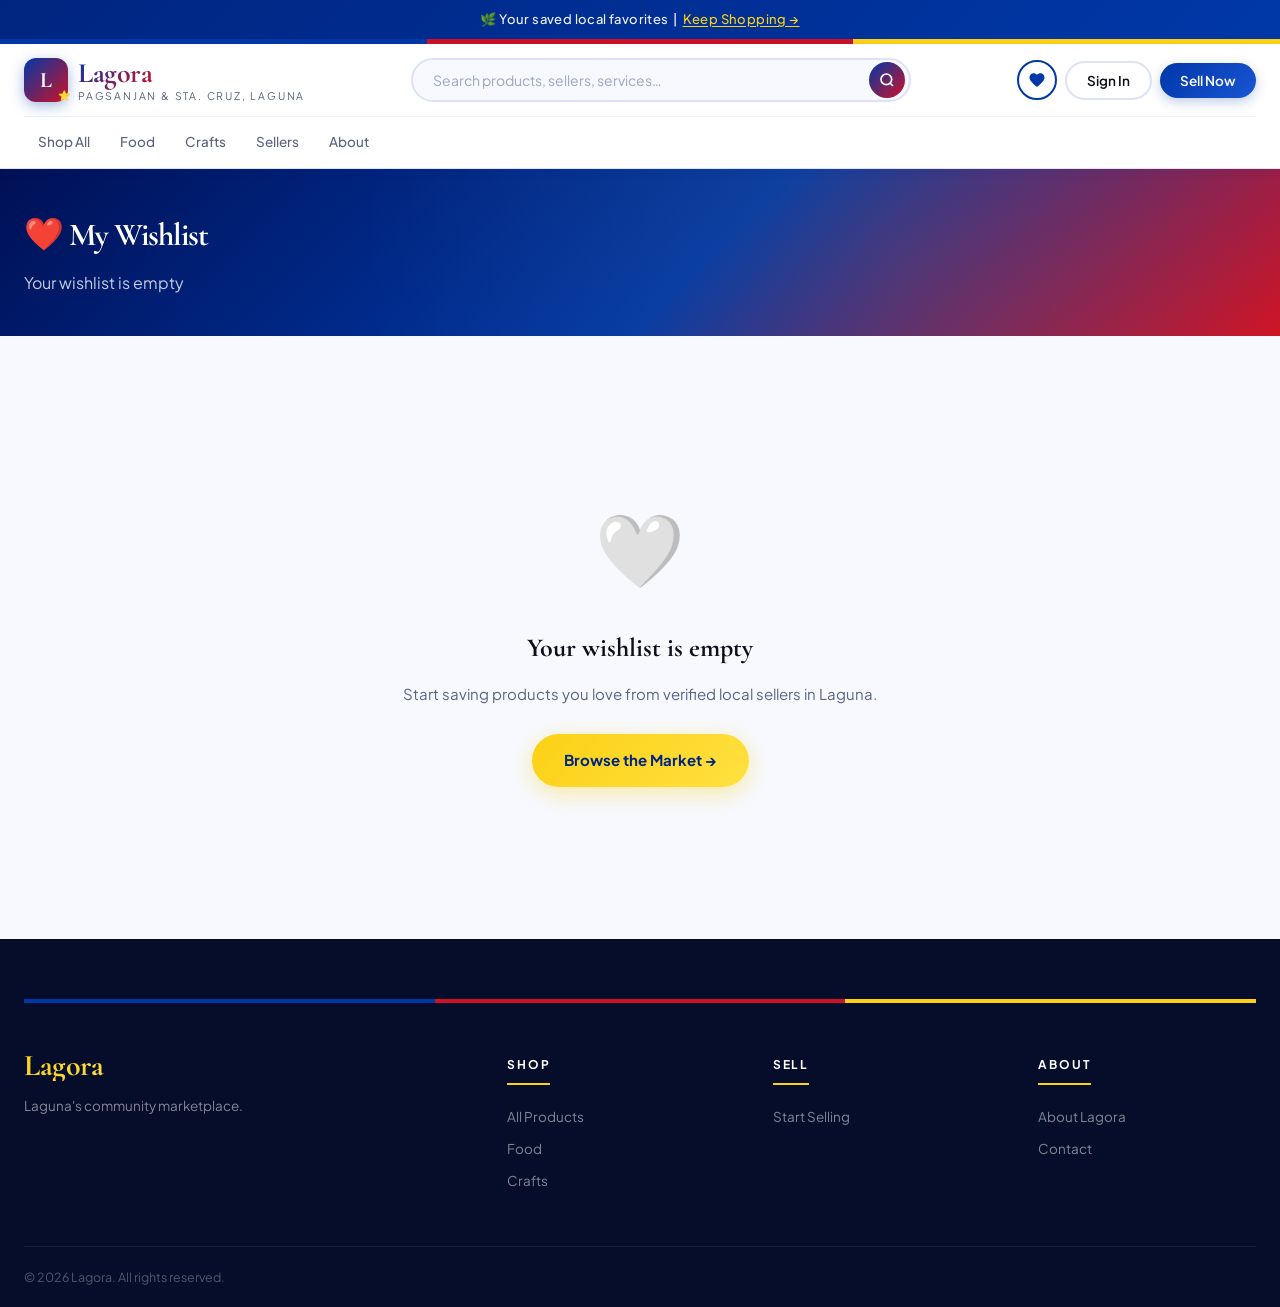
<file: wishlist.html>
<!DOCTYPE html>
<html lang="en">
<head>
  <meta charset="UTF-8">
  <meta name="viewport" content="width=device-width, initial-scale=1.0">
  <title>My Wishlist – Lagora</title>
  <link rel="stylesheet" href="style.css">
  <link rel="icon" href="data:image/svg+xml,<svg xmlns='http://www.w3.org/2000/svg' viewBox='0 0 100 100'><rect width='100' height='100' rx='18' fill='%230038A8'/><text y='.9em' font-size='64' x='18' fill='%23FCD116'>L</text></svg>">
</head>
<body>

<div class="topbar">🌿 Your saved local favorites &nbsp;|&nbsp; <a href="shop.html">Keep Shopping →</a></div>
<div class="ph-ribbon"></div>

<header>
  <div class="header-inner">
    <div class="header-top">
      <a href="index.html" class="logo">
        <div class="logo-mark">L<span class="sun">⭐</span></div>
        <div><span class="logo-text">Lagora</span><span class="logo-tagline">Pagsanjan & Sta. Cruz, Laguna</span></div>
      </a>
      <form class="search-bar" id="search-form" autocomplete="off">
        <input type="text" id="search-input" placeholder="Search products, sellers, services…">
        <button type="submit"><svg xmlns="http://www.w3.org/2000/svg" width="16" height="16" viewBox="0 0 24 24" fill="none" stroke="currentColor" stroke-width="2.5"><circle cx="11" cy="11" r="8"/><path d="m21 21-4.35-4.35"/></svg></button>
        <div class="search-results" id="search-results"></div>
      </form>
      <div class="header-actions">
        <a href="wishlist.html" class="icon-btn" style="border-color:var(--primary);color:var(--primary)"><svg xmlns="http://www.w3.org/2000/svg" width="18" height="18" viewBox="0 0 24 24" fill="currentColor"><path d="M12 21.35l-1.45-1.32C5.4 15.36 2 12.28 2 8.5 2 5.42 4.42 3 7.5 3c1.74 0 3.41.81 4.5 2.09C13.09 3.81 14.76 3 16.5 3 19.58 3 22 5.42 22 8.5c0 3.78-3.4 6.86-8.55 11.54L12 21.35z"/></svg><span class="badge wishlist-count" style="display:none">0</span></a>
        <button class="btn-header btn-outline" onclick="window.location='login.html'">Sign In</button>
        <button class="btn-header btn-primary" onclick="window.location='sell.html'">Sell Now</button>
      </div>
    </div>
    <nav class="main-nav">
      <ul class="nav-list">
        <li><a href="shop.html" class="nav-link">Shop All</a></li>
        <li><a href="shop.html?cat=food" class="nav-link">Food</a></li>
        <li><a href="shop.html?cat=crafts" class="nav-link">Crafts</a></li>
        <li><a href="sellers.html" class="nav-link">Sellers</a></li>
        <li><a href="about.html" class="nav-link">About</a></li>
      </ul>
    </nav>
  </div>
</header>

<div class="page-hero" style="padding:40px 24px">
  <h1 style="font-size:32px;margin-bottom:8px">❤️ My Wishlist</h1>
  <p id="wishlist-count-text">Loading your saved items…</p>
</div>

<section class="section">
  <div class="section-inner">
    <div id="wishlist-content"></div>
  </div>
</section>

<section class="section section-alt" id="suggestions-section" style="display:none">
  <div class="section-inner">
    <div class="section-header">
      <div><h2 class="section-title">You Might Also <span>Like</span></h2></div>
      <a href="shop.html" class="view-all">View All →</a>
    </div>
    <div class="product-grid" id="suggestions"></div>
  </div>
</section>

<footer>
  <div class="footer-ph-ribbon"></div>
  <div class="footer-grid">
    <div class="footer-brand"><span class="logo-text">Lagora</span><p>Laguna's community marketplace.</p></div>
    <div class="footer-col"><h4>Shop</h4><a href="shop.html">All Products</a><a href="shop.html?cat=food">Food</a><a href="shop.html?cat=crafts">Crafts</a></div>
    <div class="footer-col"><h4>Sell</h4><a href="sell.html">Start Selling</a></div>
    <div class="footer-col"><h4>About</h4><a href="about.html">About Lagora</a><a href="contact.html">Contact</a></div>
  </div>
  <div class="footer-bottom"><p>© 2026 Lagora. All rights reserved.</p></div>
</footer>

<script src="data.js"></script>
<script src="main.js"></script>
<script>
document.addEventListener('DOMContentLoaded', () => {
  const wishlistIds = getWishlist();
  const container = document.getElementById('wishlist-content');
  const countText = document.getElementById('wishlist-count-text');

  if (!wishlistIds.length) {
    countText.textContent = 'Your wishlist is empty';
    container.innerHTML = `
      <div class="wishlist-empty">
        <div class="wishlist-empty-icon">🤍</div>
        <h2 style="font-family:var(--font-display);font-size:26px;margin-bottom:12px;color:var(--text)">Your wishlist is empty</h2>
        <p style="font-size:15px;color:var(--text-muted);margin-bottom:28px">Start saving products you love from verified local sellers in Laguna.</p>
        <a href="shop.html" class="btn-hero-primary" style="display:inline-block">Browse the Market →</a>
      </div>`;
  } else {
    const saved = PRODUCTS.filter(p => wishlistIds.includes(p.id));
    countText.textContent = `${saved.length} item${saved.length !== 1 ? 's' : ''} saved`;
    container.innerHTML = `
      <div style="display:flex;justify-content:space-between;align-items:center;margin-bottom:24px">
        <p style="font-size:14px;color:var(--text-muted)">${saved.length} item${saved.length!==1?'s':''} saved</p>
        <button onclick="clearWishlist()" style="font-size:13px;color:#E53935;background:none;border:none;cursor:pointer;font-weight:600">Clear All</button>
      </div>
      <div class="product-grid">${saved.map(renderProductCard).join('')}</div>`;
    document.getElementById('suggestions-section').style.display = 'block';
    renderProductGrid('suggestions', PRODUCTS.filter(p => !wishlistIds.includes(p.id)).slice(0,4));
  }
});

function clearWishlist() {
  try { localStorage.removeItem('lagora_wishlist'); } catch(e) {}
  location.reload();
}
</script>
</body>
</html>
</file>
<file: style.css>
/* ═══════════════════════════════════════════════════════════════════
   LAGORA — Complete Stylesheet
   Covers: index, shop, product, sellers, sell, about, contact,
           login/register, wishlist, buyer-dashboard, seller-dashboard
   ═══════════════════════════════════════════════════════════════════ */

@import url('https://fonts.googleapis.com/css2?family=Cormorant+Garamond:ital,wght@0,400;0,600;0,700;1,400;1,700&family=Plus+Jakarta+Sans:wght@300;400;500;600;700&display=swap');

/* ─────────────────────────────────────────
   DESIGN TOKENS
───────────────────────────────────────── */
:root {
  /* Philippine palette */
  --ph-blue:  #0038A8;
  --ph-red:   #CE1126;
  --ph-gold:  #FCD116;

  /* Brand colors */
  --primary:       #0038A8;
  --primary-light: #1a55d4;
  --primary-dark:  #002580;
  --accent:        #CE1126;
  --accent-light:  #e53049;
  --gold:          #FCD116;
  --gold-dark:     #e6be00;

  /* Surfaces */
  --bg:            #F7F9FF;
  --bg-warm:       #FFF8F8;
  --bg-blue-tint:  #EEF2FF;
  --white:         #FFFFFF;

  /* Text */
  --text:       #0D0F1A;
  --text-muted: #5A6380;
  --text-light: #9BA4C0;

  /* Borders */
  --border:       #DDE3F5;
  --border-light: #EEF2FF;

  /* Shadows */
  --shadow-sm:    0 2px 8px  rgba(0,56,168,.08);
  --shadow:       0 4px 20px rgba(0,56,168,.12);
  --shadow-hover: 0 12px 40px rgba(0,56,168,.20);
  --shadow-xl:    0 24px 64px rgba(0,56,168,.18);

  /* Radii */
  --radius:    12px;
  --radius-lg: 20px;
  --radius-xl: 32px;

  /* Typography */
  --font-display: 'Cormorant Garamond', serif;
  --font-body:    'Plus Jakarta Sans', sans-serif;

  /* Transitions */
  --transition:      all 0.3s cubic-bezier(0.4, 0, 0.2, 1);
  --transition-fast: all 0.15s ease;
  --transition-slow: all 0.5s cubic-bezier(0.4, 0, 0.2, 1);
  --ease-bounce:     cubic-bezier(0.34, 1.56, 0.64, 1);
}


/* ─────────────────────────────────────────
   RESET & BASE
───────────────────────────────────────── */
*, *::before, *::after {
  box-sizing: border-box;
  margin: 0;
  padding: 0;
}
html {
  scroll-behavior: smooth;
  -webkit-text-size-adjust: 100%;
}
body {
  font-family: var(--font-body);
  background: var(--bg);
  color: var(--text);
  line-height: 1.65;
  font-size: 15px;
  overflow-x: hidden;
}
a  { text-decoration: none; color: inherit; }
img { max-width: 100%; display: block; }
ul  { list-style: none; }
button, input, select, textarea {
  font-family: var(--font-body);
}
input[type=number]::-webkit-inner-spin-button,
input[type=number]::-webkit-outer-spin-button { -webkit-appearance: none; }


/* ─────────────────────────────────────────
   KEYFRAME ANIMATIONS
───────────────────────────────────────── */
@keyframes fadeInUp    { from { opacity:0; transform:translateY(24px);  } to { opacity:1; transform:translateY(0);  } }
@keyframes fadeInDown  { from { opacity:0; transform:translateY(-16px); } to { opacity:1; transform:translateY(0);  } }
@keyframes fadeIn      { from { opacity:0; }  to { opacity:1; } }
@keyframes scaleIn     { from { opacity:0; transform:scale(0.92); } to { opacity:1; transform:scale(1); } }
@keyframes slideInLeft { from { opacity:0; transform:translateX(-32px); } to { opacity:1; transform:translateX(0); } }
@keyframes pulse       { 0%,100% { transform:scale(1); } 50% { transform:scale(1.06); } }
@keyframes shimmer     { 0% { background-position:-200% 0; } 100% { background-position:200% 0; } }
@keyframes floatUp     { 0%,100% { transform:translateY(0); } 50% { transform:translateY(-10px); } }
@keyframes countUp     { from { opacity:0; transform:translateY(10px); } to { opacity:1; transform:translateY(0); } }
@keyframes gradientShift { 0%,100% { background-position:0% 50%; } 50% { background-position:100% 50%; } }
@keyframes ptPulse     { 0% { opacity:0; transform:scale(0.85); } 60% { opacity:1; transform:scale(1.04); } 100% { opacity:1; transform:scale(1); } }
@keyframes pageEnter   { from { opacity:0; transform:translateY(12px); } to { opacity:1; transform:translateY(0); } }
@keyframes spin        { to { transform:rotate(360deg); } }
@keyframes blink       { 0%,100% { opacity:1; } 50% { opacity:.4; } }


/* ─────────────────────────────────────────
   PAGE TRANSITIONS
───────────────────────────────────────── */
#page-transition-overlay {
  position: fixed; inset: 0; z-index: 99999;
  background: linear-gradient(135deg, #001055 0%, #0038A8 50%, #CE1126 100%);
  display: flex; align-items: center; justify-content: center;
  transition: opacity .38s cubic-bezier(.4,0,.2,1);
}
#page-transition-overlay.enter { opacity:1; pointer-events:all; }
#page-transition-overlay.exit  { opacity:0; pointer-events:none; }

.pt-logo {
  display: flex; align-items: center; gap: 14px;
  animation: ptPulse .6s ease both;
}
.pt-mark {
  width:56px; height:56px; border-radius:16px;
  background:rgba(255,255,255,.15); border:2px solid rgba(255,255,255,.3);
  display:flex; align-items:center; justify-content:center;
  font-family:var(--font-display); font-size:30px; font-weight:700; color:white;
}
.pt-text {
  font-family:var(--font-display); font-size:38px; font-weight:700;
  color:white; letter-spacing:-1px;
}

body.page-loaded > *:not(#page-transition-overlay) {
  animation: pageEnter .5s cubic-bezier(.4,0,.2,1) both;
}


/* ─────────────────────────────────────────
   SCROLL REVEAL
───────────────────────────────────────── */
.reveal {
  opacity:0;
  transform: translateY(28px);
  transition: opacity .65s ease, transform .65s ease;
}
.reveal.visible {
  opacity:1;
  transform: translateY(0);
}


/* ─────────────────────────────────────────
   TOAST NOTIFICATION
───────────────────────────────────────── */
.lagora-toast {
  position: fixed; bottom:28px; left:50%;
  transform: translateX(-50%) translateY(24px);
  background: #0D0F1A; color:white;
  padding: 13px 22px; border-radius:50px;
  font-size:14px; font-weight:600;
  display: flex; align-items:center; gap:10px;
  box-shadow: 0 12px 40px rgba(0,0,0,.35);
  z-index: 9999; opacity:0;
  transition: all .35s var(--ease-bounce);
  white-space:nowrap; max-width:calc(100vw - 48px);
  border:1px solid rgba(255,255,255,.1);
  pointer-events:none;
}
.lagora-toast.show { opacity:1; transform:translateX(-50%) translateY(0); }
.toast-icon { font-size:18px; }


/* ─────────────────────────────────────────
   TOPBAR
───────────────────────────────────────── */
.topbar {
  background: linear-gradient(135deg, var(--primary-dark) 0%, var(--primary) 50%, var(--accent) 100%);
  background-size: 200% 200%;
  animation: gradientShift 6s ease infinite;
  color: rgba(255,255,255,.95);
  text-align: center;
  padding: 9px 20px;
  font-size: 13px; letter-spacing:.4px; font-weight:500;
}
.topbar a {
  color: var(--gold);
  text-decoration: underline;
  text-underline-offset: 2px;
  transition: var(--transition-fast);
}
.topbar a:hover { color: #ffe040; }

.ph-ribbon {
  height: 5px;
  background: linear-gradient(to right,
    var(--ph-blue) 0% 33.33%,
    var(--ph-red)  33.33% 66.66%,
    var(--ph-gold) 66.66% 100%);
}


/* ─────────────────────────────────────────
   HEADER & NAVIGATION
───────────────────────────────────────── */
header {
  background: var(--white);
  border-bottom: 1px solid var(--border);
  position: sticky; top:0; z-index:1000;
  box-shadow: var(--shadow-sm);
  animation: fadeInDown .4s ease;
}
.header-inner {
  max-width: 1340px; margin:0 auto; padding:0 24px;
}
.header-top {
  display: flex; align-items:center;
  justify-content:space-between;
  padding: 14px 0; gap:20px;
}

/* Logo */
.logo {
  display: flex; align-items:center; gap:10px;
  flex-shrink:0; transition: var(--transition);
}
.logo:hover { transform:scale(1.02); }
.logo-mark {
  width:44px; height:44px;
  background: linear-gradient(135deg, var(--primary) 0%, var(--accent) 100%);
  border-radius:12px;
  display:flex; align-items:center; justify-content:center;
  color:white; font-family:var(--font-display); font-size:22px; font-weight:700;
  box-shadow: 0 4px 14px rgba(0,56,168,.35);
  position:relative; flex-shrink:0;
  transition: var(--transition);
}
.logo:hover .logo-mark { box-shadow:0 6px 20px rgba(0,56,168,.45); }
.logo-mark .sun {
  position:absolute; bottom:-2px; right:-2px; font-size:10px;
}
.logo-text {
  font-family: var(--font-display); font-size:28px; font-weight:700;
  background: linear-gradient(135deg, var(--primary) 0%, var(--accent) 100%);
  -webkit-background-clip: text; -webkit-text-fill-color: transparent;
  background-clip: text;
  letter-spacing:-.5px; line-height:1;
}
.logo-tagline {
  font-size:10.5px; color:var(--text-muted);
  letter-spacing:1.8px; text-transform:uppercase;
  display:block; line-height:1; margin-top:2px;
}

/* Search bar */
.search-bar { flex:1; max-width:500px; position:relative; }
.search-bar input {
  width:100%;
  padding: 11px 50px 11px 20px;
  border: 2px solid var(--border);
  border-radius: 50px;
  font-size:14px; background:var(--bg);
  transition: var(--transition); outline:none; color:var(--text);
}
.search-bar input:focus {
  border-color: var(--primary);
  box-shadow: 0 0 0 4px rgba(0,56,168,.1);
  background: white;
}
.search-bar input::placeholder { color:var(--text-light); }
.search-bar button {
  position:absolute; right:6px; top:50%; transform:translateY(-50%);
  width:36px; height:36px;
  background: linear-gradient(135deg, var(--primary), var(--accent));
  border:none; border-radius:50%; cursor:pointer;
  display:flex; align-items:center; justify-content:center;
  color:white; transition: var(--transition);
}
.search-bar button:hover {
  transform: translateY(-50%) scale(1.1);
  box-shadow: 0 4px 12px rgba(0,56,168,.3);
}

/* Search results dropdown */
.search-results {
  position:absolute; top:calc(100% + 8px); left:0; right:0;
  background:white; border-radius:var(--radius-lg);
  box-shadow: 0 20px 60px rgba(0,56,168,.15);
  border:1px solid var(--border); z-index:300;
  overflow:hidden;
  opacity:0; visibility:hidden; transform:translateY(8px);
  transition: var(--transition);
}
.search-results.open { opacity:1; visibility:visible; transform:translateY(0); }
.search-result-item {
  display:flex; align-items:center; gap:12px;
  padding:12px 16px; cursor:pointer;
  border-bottom:1px solid var(--border-light);
  transition: var(--transition-fast);
}
.search-result-item:last-child { border-bottom:none; }
.search-result-item:hover { background:var(--bg-blue-tint); }
.search-result-emoji {
  font-size:22px; width:40px; height:40px;
  background:var(--bg); border-radius:10px;
  display:flex; align-items:center; justify-content:center;
  flex-shrink:0;
}
.search-result-info .name  { font-size:13.5px; font-weight:600; color:var(--text); }
.search-result-info .meta  { font-size:11.5px; color:var(--text-muted); margin-top:2px; }
.search-result-price { font-size:14px; font-weight:700; color:var(--accent); margin-left:auto; }

/* Header actions */
.header-actions { display:flex; align-items:center; gap:8px; flex-shrink:0; }
.btn-header {
  padding:9px 20px; border-radius:50px;
  font-size:13.5px; font-weight:600; cursor:pointer;
  transition: var(--transition); border:none;
}
.btn-outline {
  background:transparent; border:2px solid var(--border); color:var(--text);
}
.btn-outline:hover {
  border-color:var(--primary); color:var(--primary);
  background:var(--bg-blue-tint); transform:translateY(-1px);
}
.btn-primary {
  background: linear-gradient(135deg, var(--primary), var(--primary-light));
  color:white; box-shadow:0 4px 12px rgba(0,56,168,.25);
}
.btn-primary:hover {
  transform:translateY(-2px);
  box-shadow:0 6px 20px rgba(0,56,168,.35);
}
.icon-btn {
  width:40px; height:40px; border-radius:50%;
  border:2px solid var(--border); background:transparent; cursor:pointer;
  display:flex; align-items:center; justify-content:center;
  color:var(--text-muted); transition: var(--transition); position:relative;
}
.icon-btn:hover {
  border-color:var(--accent); color:var(--accent);
  transform:scale(1.1); background:#fff5f5;
}
.badge {
  position:absolute; top:-4px; right:-4px;
  width:18px; height:18px;
  background:var(--accent); color:white;
  font-size:10px; font-weight:700; border-radius:50%;
  display:flex; align-items:center; justify-content:center;
  border:2px solid white;
}

/* Main nav */
.main-nav {
  border-top:1px solid var(--border-light); padding:4px 0;
}
.nav-list { display:flex; align-items:center; gap:2px; }
.nav-item  { position:relative; }
.nav-link  {
  display:block; padding:10px 14px;
  font-size:13.5px; font-weight:500; color:var(--text-muted);
  border-radius:8px; transition: var(--transition);
  position:relative; white-space:nowrap;
}
.nav-link::after {
  content:'';
  position:absolute; bottom:4px; left:14px; right:14px;
  height:2px;
  background: linear-gradient(to right, var(--primary), var(--accent));
  border-radius:2px; transform:scaleX(0);
  transition: transform .25s ease;
}
.nav-link:hover,
.nav-link.active { color:var(--primary); background:var(--bg-blue-tint); }
.nav-link:hover::after,
.nav-link.active::after { transform:scaleX(1); }

/* Dropdown */
.dropdown {
  position:absolute; top:calc(100% + 6px); left:0;
  min-width:540px; background:white;
  border-radius:var(--radius-lg);
  box-shadow: 0 20px 60px rgba(0,56,168,.15), 0 0 0 1px rgba(0,56,168,.06);
  padding:24px; display:grid; grid-template-columns:repeat(3,1fr); gap:16px;
  opacity:0; visibility:hidden; transform:translateY(10px);
  transition: var(--transition); z-index:200;
}
.nav-item:hover .dropdown { opacity:1; visibility:visible; transform:translateY(0); }
.dropdown-col h4 {
  font-size:11px; font-weight:700; text-transform:uppercase;
  letter-spacing:1.5px; color:var(--primary);
  margin-bottom:10px; padding-bottom:6px;
  border-bottom:2px solid var(--gold);
}
.dropdown-col a {
  display:block; padding:5px 0;
  font-size:13.5px; color:var(--text-muted);
  transition: var(--transition-fast);
}
.dropdown-col a:hover { color:var(--accent); padding-left:6px; }


/* ─────────────────────────────────────────
   LOCATION FOCUS BANNER
───────────────────────────────────────── */
.location-focus {
  background: linear-gradient(135deg, var(--primary) 0%, #0029a0 100%);
  padding:18px 24px; position:relative; overflow:hidden;
}
.location-focus::before {
  content:''; position:absolute; inset:0;
  background: linear-gradient(90deg, transparent 0%, rgba(252,209,22,.08) 50%, transparent 100%);
  background-size:200% 100%; animation:shimmer 3s infinite;
}
.location-focus-inner {
  position:relative; z-index:1;
  display:flex; align-items:center; justify-content:center;
  gap:16px; flex-wrap:wrap;
  max-width:1340px; margin:0 auto;
}
.location-focus p { font-size:13.5px; color:rgba(255,255,255,.8); font-weight:500; }
.loc-chip {
  display:flex; align-items:center; gap:8px;
  background:rgba(255,255,255,.15); border:1px solid rgba(255,255,255,.25);
  color:white; padding:7px 18px; border-radius:50px;
  font-size:14px; font-weight:700;
  transition: var(--transition); cursor:pointer;
}
.loc-chip:hover {
  background:rgba(252,209,22,.25); border-color:var(--gold);
  color:var(--gold); transform:scale(1.05);
}
.loc-chip .dot {
  width:8px; height:8px; background:var(--gold);
  border-radius:50%; animation:pulse 2s infinite;
}


/* ─────────────────────────────────────────
   HERO (index.html)
───────────────────────────────────────── */
.hero {
  min-height:560px;
  background: linear-gradient(135deg, #001055 0%, #0038A8 45%, #1a4fd6 70%, #CE1126 100%);
  display:flex; align-items:center;
  position:relative; overflow:hidden; padding:80px 24px;
}
.hero::before {
  content:''; position:absolute; inset:0;
  background:
    radial-gradient(circle at 20% 50%, rgba(252,209,22,.10) 0%, transparent 55%),
    radial-gradient(circle at 80% 30%, rgba(255,255,255,.05) 0%, transparent 45%);
}
.hero-deco {
  position:absolute; right:6%; top:50%; transform:translateY(-50%);
  font-size:240px; opacity:.05;
  animation:floatUp 10s ease-in-out infinite;
  line-height:1; pointer-events:none;
}
.hero-content {
  position:relative; z-index:1; width:100%; max-width:680px;
  margin:0 auto;
}
.hero-eyebrow { animation:fadeInUp .6s ease .1s both; margin-bottom:16px; }
.location-badge {
  display:inline-flex; align-items:center; gap:6px;
  background:rgba(255,255,255,.15); backdrop-filter:blur(8px);
  border:1px solid rgba(255,255,255,.25); color:white;
  font-size:12px; font-weight:700; letter-spacing:1.2px; text-transform:uppercase;
  padding:5px 14px; border-radius:50px;
}
.hero h1 {
  font-family:var(--font-display);
  font-size:clamp(42px,6vw,72px);
  font-weight:700; color:white;
  line-height:1.08; letter-spacing:-1.5px; margin-bottom:20px;
  animation:fadeInUp .6s ease .2s both;
}
.hero h1 em { font-style:italic; color:var(--gold); }
.hero-sub {
  font-size:17px; color:rgba(255,255,255,.8);
  max-width:500px; margin-bottom:28px;
  animation:fadeInUp .6s ease .3s both; line-height:1.7;
}
.hero-locations {
  display:flex; gap:10px; flex-wrap:wrap;
  margin-bottom:32px; animation:fadeInUp .6s ease .35s both;
}
.hero-loc-tag {
  display:flex; align-items:center; gap:6px;
  background:rgba(255,255,255,.12); backdrop-filter:blur(8px);
  border:1px solid rgba(255,255,255,.22); color:white;
  font-size:13px; font-weight:600; padding:7px 16px; border-radius:50px;
  transition: var(--transition);
}
.hero-loc-tag:hover {
  background:rgba(252,209,22,.22); border-color:var(--gold);
  color:var(--gold); transform:translateY(-2px);
}
.hero-btns {
  display:flex; gap:12px; flex-wrap:wrap;
  animation:fadeInUp .6s ease .4s both;
}

/* CTA buttons */
.btn-hero-primary {
  padding:14px 32px;
  background: linear-gradient(135deg, var(--gold), #ffe040);
  color:var(--primary-dark); border-radius:50px;
  font-size:15px; font-weight:700;
  transition: var(--transition);
  display:inline-flex; align-items:center; gap:8px;
  box-shadow:0 6px 24px rgba(252,209,22,.4);
}
.btn-hero-primary:hover {
  transform:translateY(-3px) scale(1.03);
  box-shadow:0 12px 36px rgba(252,209,22,.5);
}
.btn-hero-outline {
  padding:14px 32px;
  background:rgba(255,255,255,.12); backdrop-filter:blur(8px);
  color:white; border:2px solid rgba(255,255,255,.35);
  border-radius:50px; font-size:15px; font-weight:600;
  transition: var(--transition);
  display:inline-flex; align-items:center; gap:8px;
}
.btn-hero-outline:hover {
  background:rgba(255,255,255,.2); border-color:rgba(255,255,255,.65);
  transform:translateY(-3px);
}


/* ─────────────────────────────────────────
   STATS BAR
───────────────────────────────────────── */
.hero-stats-bar {
  background:white; border-bottom:3px solid var(--gold);
  box-shadow:var(--shadow);
}
.hero-stats-inner {
  max-width:1340px; margin:0 auto; padding:0 24px;
  display:grid; grid-template-columns:repeat(4,1fr);
}
.hero-stat-item {
  padding:22px 24px; text-align:center;
  border-right:1px solid var(--border-light);
  transition: var(--transition);
  animation:countUp .5s ease both;
}
.hero-stat-item:last-child { border-right:none; }
.hero-stat-item:nth-child(1) { animation-delay:.1s; }
.hero-stat-item:nth-child(2) { animation-delay:.2s; }
.hero-stat-item:nth-child(3) { animation-delay:.3s; }
.hero-stat-item:nth-child(4) { animation-delay:.4s; }
.hero-stat-item:hover { background:var(--bg-blue-tint); }
.stat-number-hero {
  font-family:var(--font-display); font-size:34px; font-weight:700;
  color:var(--primary); line-height:1;
}
.stat-label-hero { font-size:12px; color:var(--text-muted); margin-top:4px; font-weight:500; }


/* ─────────────────────────────────────────
   SECTIONS (shared)
───────────────────────────────────────── */
.section     { padding:72px 24px; }
.section-alt { background:var(--bg-blue-tint); }
.section-inner  { max-width:1340px; margin:0 auto; }
.section-header {
  display:flex; align-items:flex-end;
  justify-content:space-between; margin-bottom:40px;
}
.section-title {
  font-family:var(--font-display);
  font-size:clamp(28px,3.5vw,40px);
  font-weight:700; color:var(--text);
  line-height:1.1; letter-spacing:-.5px;
}
.section-title span { color:var(--accent); }
.section-sub { font-size:14.5px; color:var(--text-muted); margin-top:8px; }
.view-all {
  font-size:13.5px; font-weight:600; color:var(--primary);
  border-bottom:2px solid transparent; padding-bottom:2px;
  transition: var(--transition); white-space:nowrap;
}
.view-all:hover { color:var(--accent); border-color:var(--accent); }


/* ─────────────────────────────────────────
   CATEGORY STRIP
───────────────────────────────────────── */
.category-strip {
  padding:48px 24px; background:white;
  border-bottom:1px solid var(--border-light);
}
.category-grid { display:grid; grid-template-columns:repeat(8,1fr); gap:12px; }
.cat-card {
  display:flex; flex-direction:column; align-items:center;
  gap:10px; padding:18px 12px;
  border-radius:var(--radius-lg); background:var(--bg);
  border:2px solid transparent;
  transition: var(--transition); cursor:pointer; text-align:center;
}
.cat-card:hover {
  border-color:var(--primary); background:var(--bg-blue-tint);
  transform:translateY(-5px); box-shadow:var(--shadow);
}
.cat-icon {
  width:52px; height:52px; border-radius:14px;
  display:flex; align-items:center; justify-content:center;
  font-size:26px; transition: var(--transition);
}
.cat-card:hover .cat-icon { transform:scale(1.15) rotate(-5deg); }
.cat-icon.blue   { background:#EEF2FF; }
.cat-icon.red    { background:#FFF0F0; }
.cat-icon.gold   { background:#FFFBEB; }
.cat-icon.green  { background:#F0FFF4; }
.cat-icon.orange { background:#FFF7F0; }
.cat-icon.purple { background:#F9F0FF; }
.cat-icon.teal   { background:#F0FFFE; }
.cat-icon.amber  { background:#FFFBF0; }
.cat-name {
  font-size:12px; font-weight:600; color:var(--text-muted);
  line-height:1.3; transition: var(--transition-fast);
}
.cat-card:hover .cat-name { color:var(--primary); }


/* ─────────────────────────────────────────
   PRODUCT GRID & CARDS
───────────────────────────────────────── */
.product-grid { display:grid; grid-template-columns:repeat(4,1fr); gap:20px; }

.product-card {
  background:white; border-radius:var(--radius-lg);
  overflow:hidden; border:2px solid var(--border-light);
  cursor:pointer; transition: var(--transition);
  animation:fadeInUp .5s ease both;
}
.product-card:hover {
  border-color:var(--primary);
  transform:translateY(-6px);
  box-shadow:var(--shadow-hover);
}
.product-card:nth-child(1) { animation-delay:.05s; }
.product-card:nth-child(2) { animation-delay:.10s; }
.product-card:nth-child(3) { animation-delay:.15s; }
.product-card:nth-child(4) { animation-delay:.20s; }
.product-card:nth-child(5) { animation-delay:.25s; }
.product-card:nth-child(6) { animation-delay:.30s; }
.product-card:nth-child(7) { animation-delay:.35s; }
.product-card:nth-child(8) { animation-delay:.40s; }

.product-img {
  position:relative; padding-bottom:70%;
  overflow:hidden; background:var(--bg);
}
.img-placeholder {
  position:absolute; inset:0;
  display:flex; align-items:center; justify-content:center;
  font-size:52px; transition:transform .4s ease;
}
.product-card:hover .img-placeholder { transform:scale(1.12); }

.product-badge {
  position:absolute; top:10px; left:10px;
  padding:3px 10px; border-radius:50px;
  font-size:11px; font-weight:700;
  background:var(--gold); color:var(--primary-dark);
}
.product-badge.verified {
  background: linear-gradient(135deg, var(--primary), var(--primary-light));
  color:white;
}
.product-badge.sale {
  background: linear-gradient(135deg, var(--accent), var(--accent-light));
  color:white;
}

.wishlist-btn {
  position:absolute; top:10px; right:10px;
  width:34px; height:34px;
  background:white; border:none; border-radius:50%; cursor:pointer;
  display:flex; align-items:center; justify-content:center;
  color:var(--text-light);
  box-shadow:0 2px 8px rgba(0,0,0,.12);
  transition: var(--transition); opacity:0;
}
.product-card:hover .wishlist-btn { opacity:1; }
.wishlist-btn:hover, .wishlist-btn.active {
  background:var(--accent); color:white; transform:scale(1.1);
}

.product-info    { padding:14px 16px; }
.product-seller  { font-size:11.5px; font-weight:600; color:var(--primary); letter-spacing:.3px; margin-bottom:4px; }
.product-name    { font-size:13.5px; font-weight:600; color:var(--text); line-height:1.35; margin-bottom:10px; display:-webkit-box; -webkit-line-clamp:2; -webkit-box-orient:vertical; overflow:hidden; }
.product-meta    { display:flex; align-items:center; justify-content:space-between; }
.product-price   { font-size:15px; font-weight:700; color:var(--accent); display:flex; align-items:center; gap:6px; }
.product-price .original { font-size:12px; font-weight:400; color:var(--text-light); text-decoration:line-through; }
.product-location { font-size:11.5px; color:var(--text-muted); }


/* ─────────────────────────────────────────
   FEATURED BANNER
───────────────────────────────────────── */
.featured-banner {
  background: linear-gradient(135deg, #001055 0%, var(--primary) 50%, #1a4fd6 100%);
  border-radius:var(--radius-xl); padding:56px;
  display:grid; grid-template-columns:1fr 1fr; gap:48px;
  align-items:center; position:relative; overflow:hidden;
}
.featured-banner::before {
  content:'🇵🇭'; position:absolute; font-size:180px; opacity:.04;
  right:40px; bottom:-10px; line-height:1;
  animation:floatUp 8s ease-in-out infinite;
}
.featured-text h2 {
  font-family:var(--font-display);
  font-size:clamp(26px,3vw,38px); font-weight:700;
  color:white; line-height:1.15; margin-bottom:14px; letter-spacing:-.5px;
}
.featured-text h2 em { font-style:italic; color:var(--gold); }
.featured-text p { font-size:15px; color:rgba(255,255,255,.8); line-height:1.7; margin-bottom:28px; }
.featured-stats  { display:grid; grid-template-columns:1fr 1fr; gap:16px; }
.stat-box {
  background:rgba(255,255,255,.10); backdrop-filter:blur(8px);
  border:1px solid rgba(255,255,255,.18); border-radius:var(--radius-lg);
  padding:22px; text-align:center; transition: var(--transition);
}
.stat-box:hover {
  background:rgba(252,209,22,.18); border-color:var(--gold);
  transform:scale(1.04);
}
.stat-number { font-family:var(--font-display); font-size:34px; font-weight:700; color:var(--gold); line-height:1; }
.stat-label  { font-size:12px; color:rgba(255,255,255,.7); margin-top:6px; font-weight:500; }


/* ─────────────────────────────────────────
   SELLER GRID & CARDS
───────────────────────────────────────── */
.seller-grid {
  display:grid; grid-template-columns:repeat(5,1fr); gap:20px;
}
.seller-card {
  background:white; border-radius:var(--radius-lg);
  padding:24px 20px; text-align:center;
  border:2px solid var(--border-light); cursor:pointer;
  transition: var(--transition);
  animation:scaleIn .4s ease both;
}
.seller-card:hover {
  border-color:var(--primary);
  transform:translateY(-6px);
  box-shadow:var(--shadow-hover);
}
.seller-avatar {
  width:68px; height:68px; border-radius:50%;
  display:flex; align-items:center; justify-content:center;
  font-family:var(--font-display); font-size:28px; font-weight:700;
  color:white; margin:0 auto 12px;
  transition: var(--transition);
  box-shadow:0 4px 16px rgba(0,0,0,.15);
}
.seller-card:hover .seller-avatar { transform:scale(1.1); }
.av-orange { background:linear-gradient(135deg, #FF6B35, #FF8C42); }
.av-blue   { background:linear-gradient(135deg, var(--primary), var(--primary-light)); }
.av-green  { background:linear-gradient(135deg, #16A34A, #22C55E); }
.av-purple { background:linear-gradient(135deg, #7C3AED, #A855F7); }
.av-red    { background:linear-gradient(135deg, var(--accent), var(--accent-light)); }

.verified-badge {
  display:inline-flex; align-items:center; gap:4px;
  font-size:10.5px; font-weight:700;
  background:linear-gradient(135deg, var(--primary), var(--primary-light));
  color:white; padding:3px 10px; border-radius:50px;
  margin-bottom:10px; letter-spacing:.3px;
}
.seller-name  { font-size:14.5px; font-weight:700; color:var(--text); margin-bottom:4px; }
.seller-loc   { font-size:12px; color:var(--text-muted); margin-bottom:12px; }
.seller-stats {
  display:flex; justify-content:space-around;
  border-top:1px solid var(--border-light); padding-top:12px;
}
.seller-stat       { font-size:11px; color:var(--text-muted); text-align:center; line-height:1.4; }
.seller-stat strong { display:block; font-size:13px; color:var(--primary); font-weight:700; }


/* ─────────────────────────────────────────
   HOW IT WORKS — STEPS
───────────────────────────────────────── */
.steps {
  display:grid; grid-template-columns:repeat(4,1fr);
  gap:28px; position:relative;
}
.steps::before {
  content:''; position:absolute; top:40px; left:10%; right:10%;
  height:2px;
  background:linear-gradient(to right, var(--primary), var(--accent));
  z-index:0;
}
.step {
  background:white; border-radius:var(--radius-lg);
  padding:32px 24px; text-align:center;
  border:2px solid var(--border-light);
  position:relative; z-index:1;
  transition: var(--transition);
  animation:fadeInUp .5s ease both;
}
.step:nth-child(1) { animation-delay:.1s; }
.step:nth-child(2) { animation-delay:.2s; }
.step:nth-child(3) { animation-delay:.3s; }
.step:nth-child(4) { animation-delay:.4s; }
.step:hover {
  border-color:var(--primary);
  transform:translateY(-6px);
  box-shadow:var(--shadow-hover);
}
.step-num {
  width:56px; height:56px;
  background:linear-gradient(135deg, var(--primary), var(--accent));
  border-radius:50%; display:flex; align-items:center; justify-content:center;
  font-size:22px; font-weight:800; color:white;
  margin:0 auto 16px;
  box-shadow:0 6px 20px rgba(0,56,168,.3);
  transition: var(--transition);
  font-family:var(--font-display);
}
.step:hover .step-num { transform:scale(1.1) rotate(5deg); }
.step h3 { font-size:15.5px; font-weight:700; color:var(--text); margin-bottom:8px; }
.step p  { font-size:13.5px; color:var(--text-muted); line-height:1.6; }

/* sell.html sell-steps (3 columns) */
.sell-steps { display:grid; grid-template-columns:repeat(3,1fr); gap:28px; }


/* ─────────────────────────────────────────
   TESTIMONIALS
───────────────────────────────────────── */
.testimonial-grid { display:grid; grid-template-columns:repeat(3,1fr); gap:24px; }
.testimonial {
  background:white; border-radius:var(--radius-lg); padding:28px;
  border:2px solid var(--border-light);
  transition: var(--transition);
  animation:fadeInUp .5s ease both;
}
.testimonial:hover {
  border-color:var(--primary);
  transform:translateY(-4px);
  box-shadow:var(--shadow-hover);
}
.stars   { font-size:18px; color:var(--gold); margin-bottom:14px; letter-spacing:2px; }
.testimonial-text { font-size:14px; color:var(--text-muted); line-height:1.75; margin-bottom:18px; font-style:italic; }
.testimonial-author { display:flex; align-items:center; gap:12px; }
.ta-avatar {
  width:44px; height:44px; border-radius:50%;
  display:flex; align-items:center; justify-content:center;
  font-family:var(--font-display); font-size:18px; font-weight:700;
  color:white; flex-shrink:0;
}
.ta-name { font-size:14px; font-weight:700; color:var(--text); }
.ta-role { font-size:12px; color:var(--primary); font-weight:500; }


/* ─────────────────────────────────────────
   NEWSLETTER
───────────────────────────────────────── */
.newsletter-section {
  background:linear-gradient(135deg, var(--accent) 0%, #8a0b19 100%);
  padding:60px 24px; text-align:center;
  position:relative; overflow:hidden;
}
.newsletter-section::before {
  content:''; position:absolute; inset:0;
  background:linear-gradient(90deg, transparent 0%, rgba(252,209,22,.08) 50%, transparent 100%);
  background-size:200% 100%; animation:shimmer 4s infinite;
}
.newsletter-section h2 {
  font-family:var(--font-display); font-size:36px; font-weight:700;
  color:white; margin-bottom:10px; position:relative;
}
.newsletter-section p { font-size:15px; color:rgba(255,255,255,.85); margin-bottom:28px; position:relative; }
.newsletter-form {
  display:flex; max-width:480px; margin:0 auto;
  position:relative; border-radius:50px;
  overflow:hidden; box-shadow:0 8px 32px rgba(0,0,0,.2);
}
.newsletter-form input {
  flex:1; padding:15px 24px; border:none;
  font-size:14px; outline:none;
  background:white; color:var(--text);
}
.newsletter-form button {
  padding:15px 28px;
  background:linear-gradient(135deg, var(--gold), #ffe040);
  color:var(--primary-dark); border:none;
  font-size:14px; font-weight:700; cursor:pointer;
  transition: var(--transition); white-space:nowrap;
}
.newsletter-form button:hover { transform:scale(1.02); }


/* ─────────────────────────────────────────
   FOOTER
───────────────────────────────────────── */
footer { background:#050d2a; color:rgba(255,255,255,.75); padding:60px 24px 0; }
.footer-ph-ribbon {
  height:4px;
  background:linear-gradient(to right,
    var(--ph-blue) 0% 33.33%,
    var(--ph-red)  33.33% 66.66%,
    var(--ph-gold) 66.66% 100%);
  margin-bottom:48px;
}
.footer-grid {
  max-width:1340px; margin:0 auto;
  display:grid; grid-template-columns:2fr 1fr 1fr 1fr; gap:48px;
  padding-bottom:48px;
  border-bottom:1px solid rgba(255,255,255,.08);
}
.footer-brand .logo-text {
  font-size:30px;
  background:linear-gradient(135deg, var(--gold), white);
  -webkit-background-clip:text; -webkit-text-fill-color:transparent;
  background-clip:text; display:block; margin-bottom:14px;
}
.footer-brand p { font-size:13.5px; line-height:1.7; color:rgba(255,255,255,.5); margin-bottom:16px; }
.footer-locations { display:flex; gap:8px; flex-wrap:wrap; margin-bottom:18px; }
.footer-loc-tag {
  display:flex; align-items:center; gap:5px;
  background:rgba(252,209,22,.10); border:1px solid rgba(252,209,22,.2);
  color:var(--gold); font-size:11.5px; font-weight:600;
  padding:4px 12px; border-radius:50px;
}
.social-links { display:flex; gap:10px; }
.social-link {
  width:38px; height:38px; border-radius:50%;
  background:rgba(255,255,255,.07); border:1px solid rgba(255,255,255,.1);
  display:flex; align-items:center; justify-content:center;
  font-size:13px; font-weight:700; cursor:pointer;
  transition: var(--transition);
}
.social-link:hover {
  background:var(--primary); border-color:var(--primary);
  color:white; transform:translateY(-3px);
}
.footer-col h4 {
  font-size:12px; font-weight:700; text-transform:uppercase;
  letter-spacing:1.8px; color:white; margin-bottom:16px;
  padding-bottom:8px; border-bottom:2px solid var(--gold);
  display:inline-block;
}
.footer-col a {
  display:block; font-size:13.5px;
  color:rgba(255,255,255,.5); padding:5px 0;
  transition: var(--transition-fast);
}
.footer-col a:hover { color:var(--gold); padding-left:6px; }
.footer-bottom {
  max-width:1340px; margin:0 auto; padding:20px 0;
  display:flex; justify-content:space-between; align-items:center;
  flex-wrap:wrap; gap:12px;
}
.footer-bottom p   { font-size:12.5px; color:rgba(255,255,255,.3); }
.footer-bottom div { display:flex; gap:20px; }
.footer-bottom a   { font-size:12.5px; color:rgba(255,255,255,.35); transition:var(--transition-fast); }
.footer-bottom a:hover { color:var(--gold); }


/* ─────────────────────────────────────────
   PAGE HERO (about, contact, sellers, shop,
              wishlist, product, sell)
───────────────────────────────────────── */
.page-hero {
  background:linear-gradient(135deg, #001055 0%, var(--primary) 55%, var(--accent) 100%);
  padding:60px 24px 52px; position:relative; overflow:hidden;
}
.page-hero::before {
  content:''; position:absolute; inset:0;
  background:radial-gradient(circle at 70% 50%, rgba(252,209,22,.07) 0%, transparent 60%);
}
.page-hero > * { position:relative; z-index:1; }
.page-hero h1 {
  font-family:var(--font-display);
  font-size:clamp(32px,4vw,52px); font-weight:700; color:white;
  margin-bottom:10px; letter-spacing:-1px;
  max-width:1340px; margin-left:auto; margin-right:auto;
  animation:fadeInUp .5s ease both;
}
.page-hero p {
  font-size:16px; color:rgba(255,255,255,.78);
  max-width:1340px; margin:0 auto;
  animation:fadeInUp .5s ease .1s both;
}


/* ─────────────────────────────────────────
   ABOUT PAGE
───────────────────────────────────────── */
.about-grid {
  display:grid; grid-template-columns:1fr 1fr;
  gap:56px; align-items:center;
}
.about-img { transition: var(--transition); }
.about-img:hover { transform:scale(1.01); }
.about-content h2 {
  font-family:var(--font-display);
  font-size:clamp(26px,3vw,38px); font-weight:700;
  color:var(--text); margin-bottom:18px;
}
.about-content h2 em { font-style:italic; color:var(--primary); }
.about-content p  { font-size:15px; color:var(--text-muted); line-height:1.8; margin-bottom:14px; }
.about-content strong { color:var(--text); }

.values-grid { display:grid; grid-template-columns:repeat(4,1fr); gap:24px; }
.value-card {
  background:white; border-radius:var(--radius-lg); padding:28px 22px;
  border:2px solid var(--border-light);
  transition: var(--transition); text-align:center;
}
.value-card:hover {
  border-color:var(--primary); transform:translateY(-5px);
  box-shadow:var(--shadow-hover);
}
.value-icon { font-size:36px; margin-bottom:14px; transition:transform .3s ease; }
.value-card:hover .value-icon { transform:scale(1.15) rotate(-4deg); }
.value-card h3 { font-size:16px; font-weight:700; color:var(--text); margin-bottom:10px; }
.value-card p  { font-size:13.5px; color:var(--text-muted); line-height:1.65; }

/* FAQ accordion (sell page) */
.faq-item {
  background:white; border-radius:var(--radius);
  margin-bottom:12px; overflow:hidden;
  border:1.5px solid var(--border-light);
  transition: var(--transition);
}
.faq-item:hover { border-color:var(--primary); }
.faq-question {
  width:100%; padding:18px 20px;
  background:none; border:none; cursor:pointer;
  display:flex; justify-content:space-between; align-items:center;
  font-size:14.5px; font-weight:600; color:var(--text);
  font-family:var(--font-body); text-align:left;
  transition: var(--transition-fast);
}
.faq-question:hover { color:var(--primary); }
.faq-question .faq-icon { font-size:18px; transition:transform .3s ease; flex-shrink:0; }
.faq-item.open .faq-question .faq-icon { transform:rotate(45deg); }
.faq-answer {
  padding:0 20px; max-height:0; overflow:hidden;
  font-size:14px; color:var(--text-muted); line-height:1.75;
  transition:max-height .35s ease, padding .35s ease;
}
.faq-item.open .faq-answer { max-height:300px; padding:0 20px 18px; }


/* ─────────────────────────────────────────
   CONTACT PAGE
───────────────────────────────────────── */
.form-group { margin-bottom:18px; }
.form-label {
  display:block; font-size:13px; font-weight:600;
  color:var(--text); margin-bottom:7px; letter-spacing:.3px;
}
.form-input {
  width:100%; padding:12px 16px;
  border:2px solid var(--border);
  border-radius:var(--radius);
  font-size:14px; color:var(--text); background:var(--bg);
  transition: var(--transition); outline:none;
}
.form-input:focus {
  border-color:var(--primary);
  box-shadow:0 0 0 4px rgba(0,56,168,.08);
  background:white;
}
.form-input::placeholder { color:var(--text-light); }
select.form-input { cursor:pointer; }
textarea.form-input { resize:vertical; line-height:1.6; min-height:100px; }
.form-row { display:grid; grid-template-columns:1fr 1fr; gap:16px; }
.btn-submit {
  width:100%; padding:14px;
  background:linear-gradient(135deg, var(--primary), var(--primary-light));
  color:white; border:none; border-radius:50px;
  font-size:15px; font-weight:700; cursor:pointer;
  transition: var(--transition); letter-spacing:.3px;
}
.btn-submit:hover {
  transform:translateY(-2px);
  box-shadow:0 8px 24px rgba(0,56,168,.35);
}


/* ─────────────────────────────────────────
   SELL PAGE — Pricing Cards
───────────────────────────────────────── */
.sell-hero {
  background:linear-gradient(135deg, #001055, var(--primary), var(--accent));
  padding:80px 24px; text-align:center;
  position:relative; overflow:hidden;
}
.sell-hero::before {
  content:''; position:absolute; inset:0;
  background:radial-gradient(circle at 50% 60%, rgba(252,209,22,.1) 0%, transparent 60%);
}
.sell-hero > * { position:relative; z-index:1; }

.pricing-grid { display:grid; grid-template-columns:repeat(3,1fr); gap:24px; }
.pricing-card {
  background:white; border-radius:var(--radius-xl); padding:36px 28px;
  border:2px solid var(--border-light); text-align:center;
  transition: var(--transition); position:relative; overflow:hidden;
}
.pricing-card::before {
  content:''; position:absolute; top:0; left:0; right:0; height:4px;
  background:linear-gradient(to right, var(--primary), var(--accent));
  transform:scaleX(0); transform-origin:left;
  transition:transform .4s ease;
}
.pricing-card:hover::before { transform:scaleX(1); }
.pricing-card.featured {
  border-color:var(--primary);
  box-shadow:var(--shadow-hover); transform:scale(1.04);
}
.pricing-card.featured::before { transform:scaleX(1); }
.pricing-card:hover:not(.featured) {
  border-color:var(--primary-light);
  transform:translateY(-5px); box-shadow:var(--shadow);
}
.pricing-badge {
  position:absolute; top:18px; right:18px;
  background:linear-gradient(135deg, var(--primary), var(--accent));
  color:white; font-size:10px; font-weight:700;
  letter-spacing:1px; text-transform:uppercase;
  padding:4px 12px; border-radius:50px;
}
.pricing-price {
  font-family:var(--font-display); font-size:52px; font-weight:700;
  color:var(--primary); line-height:1; margin:18px 0 8px;
}
.pricing-price span { font-size:18px; color:var(--text-muted); }
.pricing-features { list-style:none; text-align:left; margin:24px 0; }
.pricing-features li {
  font-size:14px; color:var(--text-muted);
  padding:7px 0; border-bottom:1px solid var(--border-light);
  display:flex; align-items:center; gap:8px;
}
.pricing-features li:last-child { border:none; }


/* ─────────────────────────────────────────
   SHOP PAGE
───────────────────────────────────────── */
.shop-layout {
  display:grid; grid-template-columns:260px 1fr;
  gap:32px; max-width:1340px; margin:0 auto; padding:36px 24px;
}
.filter-sidebar {
  background:white; border-radius:var(--radius-lg);
  padding:24px; border:2px solid var(--border-light);
  height:fit-content; position:sticky; top:90px;
  transition: var(--transition);
}
.filter-title {
  font-size:15px; font-weight:700; color:var(--text);
  margin-bottom:20px;
  display:flex; justify-content:space-between; align-items:center;
}
.filter-clear {
  font-size:12px; color:var(--accent); cursor:pointer;
  font-weight:600; transition:var(--transition-fast);
}
.filter-clear:hover { color:var(--accent-light); }
.filter-group {
  margin-bottom:24px; padding-bottom:24px;
  border-bottom:1px solid var(--border-light);
}
.filter-group:last-child { border:none; margin:0; padding:0; }
.filter-group h4 {
  font-size:12px; font-weight:700; text-transform:uppercase;
  letter-spacing:1.2px; color:var(--text-muted); margin-bottom:12px;
}
.filter-option {
  display:flex; align-items:center; gap:9px;
  font-size:13.5px; color:var(--text); padding:5px 0;
  cursor:pointer; transition:var(--transition-fast);
}
.filter-option:hover { color:var(--primary); }
.filter-option input[type=checkbox] {
  accent-color:var(--primary); width:15px; height:15px; flex-shrink:0;
  cursor:pointer;
}
.filter-count {
  margin-left:auto; font-size:11px; background:var(--bg-blue-tint);
  color:var(--text-muted); padding:2px 7px; border-radius:50px; font-weight:600;
}
.price-range { display:flex; align-items:center; gap:8px; }
.price-input {
  flex:1; padding:9px 12px; border:1.5px solid var(--border);
  border-radius:var(--radius); font-size:13px; outline:none; color:var(--text);
  transition:var(--transition-fast);
}
.price-input:focus { border-color:var(--primary); }

.shop-header { display:flex; justify-content:space-between; align-items:center; margin-bottom:20px; }
.results-count { font-size:14px; color:var(--text-muted); }
.sort-select {
  padding:9px 16px; border:1.5px solid var(--border);
  border-radius:var(--radius); font-size:13.5px; color:var(--text);
  outline:none; cursor:pointer; background:white;
  transition:var(--transition-fast);
}
.sort-select:focus { border-color:var(--primary); }

.filter-btn {
  padding:9px 20px; border-radius:50px;
  border:1.5px solid var(--border); background:white; cursor:pointer;
  font-size:13.5px; font-weight:500; color:var(--text-muted);
  transition: all .2s;
}
.filter-btn.active, .filter-btn:hover {
  border-color:var(--primary); background:var(--primary); color:white;
}

.pagination {
  display:flex; justify-content:center; gap:8px;
  margin-top:48px; padding-bottom:12px;
}
.page-btn {
  width:40px; height:40px; border-radius:50%;
  border:2px solid var(--border); background:white; cursor:pointer;
  font-size:14px; font-weight:600; transition: var(--transition);
  color:var(--text-muted);
}
.page-btn.active { background:var(--primary); border-color:var(--primary); color:white; }
.page-btn:hover:not(.active) { border-color:var(--primary); color:var(--primary); }
.page-btn.prev-next { width:auto; padding:0 16px; border-radius:50px; }


/* ─────────────────────────────────────────
   PRODUCT DETAIL PAGE
───────────────────────────────────────── */
.product-detail-layout {
  display:grid; grid-template-columns:1fr 1fr;
  gap:48px; max-width:1200px; margin:0 auto;
  padding:48px 24px; align-items:start;
}
.gallery-main {
  border-radius:var(--radius-lg); overflow:hidden;
  background:var(--bg); border:2px solid var(--border-light);
  margin-bottom:12px; transition:var(--transition);
}
.gallery-main:hover { border-color:var(--primary); }
.gallery-thumbs { display:grid; grid-template-columns:repeat(4,1fr); gap:10px; }
.gallery-thumb {
  aspect-ratio:1; border-radius:var(--radius);
  background:var(--bg); border:2px solid var(--border-light);
  cursor:pointer; overflow:hidden; transition: var(--transition);
}
.gallery-thumb.active, .gallery-thumb:hover { border-color:var(--primary); }

.breadcrumb {
  display:flex; gap:6px; align-items:center;
  font-size:12.5px; color:var(--text-muted);
  margin-bottom:16px; flex-wrap:wrap;
}
.breadcrumb a { color:var(--primary); transition:var(--transition-fast); }
.breadcrumb a:hover { color:var(--accent); }

.detail-title {
  font-family:var(--font-display);
  font-size:clamp(22px,2.5vw,30px); font-weight:700;
  color:var(--text); line-height:1.2; margin-bottom:14px;
}
.detail-price-row { display:flex; align-items:center; gap:12px; margin-bottom:14px; }
.detail-price    { font-size:32px; font-weight:800; color:var(--accent); font-family:var(--font-display); }
.detail-original { font-size:18px; color:var(--text-light); text-decoration:line-through; }
.detail-badges   { display:flex; gap:8px; flex-wrap:wrap; margin-bottom:18px; }
.detail-badge    { padding:5px 13px; border-radius:50px; font-size:12px; font-weight:700; }
.badge-verified  { background:var(--bg-blue-tint); color:var(--primary); border:1px solid rgba(0,56,168,.2); }
.badge-local     { background:#F0FFF4; color:#16A34A; border:1px solid #BBF7D0; }
.badge-new       { background:#FFFBEB; color:#D97706; border:1px solid #FDE68A; }

.detail-desc { font-size:14.5px; color:var(--text-muted); line-height:1.8; margin-bottom:22px; }
.detail-specs { background:var(--bg); border-radius:var(--radius); padding:16px 20px; margin-bottom:22px; }
.spec-row {
  display:flex; justify-content:space-between;
  padding:9px 0; border-bottom:1px solid var(--border-light);
  font-size:13.5px;
}
.spec-row:last-child { border:none; }
.spec-label { color:var(--text-muted); font-weight:500; }
.spec-value { font-weight:600; color:var(--text); }

.detail-actions { display:flex; flex-direction:column; gap:10px; margin-bottom:24px; }
.btn-offer {
  padding:14px 20px; border-radius:50px;
  font-size:14.5px; font-weight:700; cursor:pointer;
  transition: var(--transition); text-align:center;
}
.btn-buy {
  background:linear-gradient(135deg, var(--primary), var(--primary-light));
  color:white; border:none;
  box-shadow:0 4px 16px rgba(0,56,168,.3);
}
.btn-buy:hover { transform:translateY(-2px); box-shadow:0 8px 24px rgba(0,56,168,.4); }
.btn-msg { border:2px solid var(--primary); color:var(--primary); background:white; }
.btn-msg:hover { background:var(--bg-blue-tint); transform:translateY(-2px); }

.seller-mini {
  display:flex; align-items:center; gap:14px; padding:16px;
  background:var(--bg); border-radius:var(--radius-lg);
  border:1.5px solid var(--border-light); margin-top:16px;
  transition:var(--transition);
}
.seller-mini:hover { border-color:var(--primary); }
.seller-mini-info     { flex:1; }
.seller-mini-name     { font-size:14px; font-weight:700; color:var(--text); }
.seller-mini-meta     { font-size:12px; color:var(--text-muted); margin-top:3px; }


/* ─────────────────────────────────────────
   LOGIN / REGISTER (auth-layout)
───────────────────────────────────────── */
.auth-layout {
  min-height:100vh; display:grid; grid-template-columns:1fr 1fr;
}
.auth-left {
  background:linear-gradient(160deg, var(--primary-dark) 0%, var(--primary) 100%);
  padding:48px; display:flex; flex-direction:column;
  justify-content:space-between; position:relative; overflow:hidden;
}
.auth-left::after {
  content:''; position:absolute; inset:0;
  background:url("data:image/svg+xml,%3Csvg width='60' height='60' viewBox='0 0 60 60' xmlns='http://www.w3.org/2000/svg'%3E%3Cg fill='%23ffffff' fill-opacity='0.04'%3E%3Cpath d='M36 34v-4h-2v4h-4v2h4v4h2v-4h4v-2h-4z'/%3E%3C/g%3E%3C/svg%3E");
}
.auth-right {
  display:flex; align-items:center; justify-content:center;
  padding:48px; background:var(--bg);
}
.auth-card { width:100%; max-width:420px; }
.auth-tabs {
  display:flex; background:white; border-radius:50px;
  padding:4px; margin-bottom:32px; box-shadow:var(--shadow);
}
.auth-tab {
  flex:1; padding:10px; border:none; border-radius:50px;
  font-size:14px; font-weight:600; cursor:pointer;
  transition: var(--transition);
}
.auth-tab.active { background:var(--primary); color:white; box-shadow:0 4px 12px rgba(0,56,168,.3); }
.auth-tab:not(.active) { background:transparent; color:var(--text-muted); }
.auth-tab:not(.active):hover { color:var(--primary); }


/* ─────────────────────────────────────────
   WISHLIST PAGE
───────────────────────────────────────── */
.wishlist-empty {
  text-align:center; padding:80px 24px;
}
.wishlist-empty-icon {
  font-size:72px; margin-bottom:20px;
  animation:floatUp 4s ease-in-out infinite;
}


/* ─────────────────────────────────────────
   DASHBOARD — SHARED LAYOUT
───────────────────────────────────────── */
.dash-layout {
  display:grid; grid-template-columns:260px 1fr;
  min-height:100vh; background:var(--bg);
}

/* Sidebar */
.dash-sidebar {
  background:white; border-right:1px solid var(--border);
  padding:0; position:sticky; top:0; height:100vh;
  overflow-y:auto; display:flex; flex-direction:column;
  transition:var(--transition-slow);
}
.dash-sidebar::-webkit-scrollbar { width:4px; }
.dash-sidebar::-webkit-scrollbar-thumb { background:var(--border); border-radius:4px; }

.dash-sidebar-header {
  padding:24px 20px; border-bottom:1px solid var(--border); flex-shrink:0;
}
.dash-sidebar-user { display:flex; align-items:center; gap:12px; margin-bottom:4px; }
.dash-sidebar-avatar {
  width:42px; height:42px; border-radius:50%;
  display:flex; align-items:center; justify-content:center;
  font-family:var(--font-display); font-size:18px; font-weight:700;
  color:white; flex-shrink:0;
}
.dash-sidebar-name { font-size:14px; font-weight:700; color:var(--text); line-height:1.2; }
.dash-sidebar-role { font-size:11.5px; color:var(--text-muted); }

.dash-mode-toggle {
  display:flex; background:var(--bg); border-radius:50px;
  padding:3px; margin-top:14px; border:1px solid var(--border);
}
.dash-mode-btn {
  flex:1; padding:7px 10px; border:none; border-radius:50px;
  font-size:12.5px; font-weight:600; cursor:pointer;
  transition: var(--transition); background:transparent; color:var(--text-muted);
}
.dash-mode-btn.active {
  background:var(--primary); color:white;
  box-shadow:0 2px 8px rgba(0,56,168,.25);
}
.dash-mode-btn:not(.active):hover { color:var(--primary); }

/* Sidebar nav */
.dash-nav { padding:16px 12px; flex:1; overflow-y:auto; }
.dash-nav::-webkit-scrollbar { display:none; }

.dash-nav-section {
  font-size:10.5px; font-weight:700; text-transform:uppercase;
  letter-spacing:1.4px; color:var(--text-light); padding:10px 8px 6px;
}
.dash-nav-link {
  display:flex; align-items:center; gap:10px;
  padding:10px 12px; border-radius:var(--radius);
  font-size:13.5px; font-weight:500; color:var(--text-muted);
  cursor:pointer; transition: var(--transition);
  margin-bottom:2px; border:none; background:transparent;
  width:100%; text-align:left;
}
.dash-nav-link:hover   { background:var(--bg-blue-tint); color:var(--primary); }
.dash-nav-link.active  { background:var(--bg-blue-tint); color:var(--primary); font-weight:700; }
.dash-nav-link .nav-icon  { font-size:16px; width:20px; text-align:center; flex-shrink:0; }
.dash-nav-link .nav-badge {
  margin-left:auto; background:var(--accent); color:white;
  font-size:10px; font-weight:700; padding:2px 7px; border-radius:50px;
}

/* Main content area */
.dash-main { padding:32px; overflow-y:auto; min-width:0; }
.dash-topbar {
  display:flex; align-items:flex-start; justify-content:space-between;
  gap:16px; margin-bottom:28px; flex-wrap:wrap;
}
.dash-page-title {
  font-family:var(--font-display); font-size:28px; font-weight:700; color:var(--text);
}
.dash-page-sub { font-size:13.5px; color:var(--text-muted); margin-top:3px; }


/* ─────────────────────────────────────────
   DASHBOARD — STAT CARDS
───────────────────────────────────────── */
.dash-stats {
  display:grid; grid-template-columns:repeat(4,1fr);
  gap:16px; margin-bottom:28px;
}
.dash-stat-card {
  background:white; border-radius:var(--radius-lg); padding:20px;
  border:2px solid var(--border-light);
  transition: var(--transition); min-width:0;
}
.dash-stat-card:hover {
  border-color:var(--primary);
  transform:translateY(-3px); box-shadow:var(--shadow);
}
.dash-stat-icon   { font-size:22px; margin-bottom:10px; }
.dash-stat-value  {
  font-family:var(--font-display); font-size:28px; font-weight:700;
  color:var(--primary); line-height:1; margin-bottom:4px; word-break:break-all;
}
.dash-stat-label  { font-size:12px; color:var(--text-muted); font-weight:500; }
.dash-stat-delta  { font-size:11.5px; margin-top:6px; font-weight:600; }
.dash-stat-delta.up   { color:#16A34A; }
.dash-stat-delta.down { color:var(--accent); }


/* ─────────────────────────────────────────
   DASHBOARD — CARDS / PANELS
───────────────────────────────────────── */
.dash-card {
  background:white; border-radius:var(--radius-lg);
  border:2px solid var(--border-light);
  /* overflow:visible so table scrollbars work */
  overflow:visible;
  margin-bottom:20px; min-width:0;
  transition:border-color .2s ease;
}
.dash-card:hover { border-color:var(--border); }

.dash-card-header {
  display:flex; align-items:center; justify-content:space-between;
  gap:12px; padding:16px 20px;
  border-bottom:1px solid var(--border-light);
  flex-wrap:wrap;
  border-radius:var(--radius-lg) var(--radius-lg) 0 0;
}
.dash-card-title  { font-size:15px; font-weight:700; color:var(--text); }
.dash-card-action {
  font-size:12.5px; color:var(--primary); font-weight:600;
  cursor:pointer; white-space:nowrap;
  transition:var(--transition-fast);
}
.dash-card-action:hover { color:var(--accent); }

/* Card body clips bottom corners only */
.dash-card-body {
  padding:0;
  overflow:hidden;
  border-radius:0 0 var(--radius-lg) var(--radius-lg);
}


/* ─────────────────────────────────────────
   DASHBOARD — DATA TABLES (scrollable)
───────────────────────────────────────── */
.dash-table-wrap {
  display:block;
  width:100%;
  overflow-x:auto;
  -webkit-overflow-scrolling:touch;
  /* thin scrollbar */
  scrollbar-width:thin;
  scrollbar-color:var(--border) transparent;
}
.dash-table-wrap::-webkit-scrollbar       { height:5px; }
.dash-table-wrap::-webkit-scrollbar-track { background:transparent; }
.dash-table-wrap::-webkit-scrollbar-thumb { background:var(--border); border-radius:4px; }

.dash-table {
  width:100%; border-collapse:collapse;
  font-size:13.5px; min-width:520px;
}
.dash-table thead th {
  padding:10px 14px; text-align:left;
  font-size:11px; font-weight:700; text-transform:uppercase;
  letter-spacing:.8px; color:var(--text-muted);
  border-bottom:1px solid var(--border-light);
  background:var(--bg); white-space:nowrap;
}
.dash-table tbody td {
  padding:12px 14px;
  border-bottom:1px solid var(--border-light);
  color:var(--text); vertical-align:middle;
  transition:background .15s ease;
}
.dash-table tbody tr:last-child td { border-bottom:none; }
.dash-table tbody tr:hover td { background:var(--bg-blue-tint); }

/* Status pills */
.dash-status {
  display:inline-flex; align-items:center;
  padding:3px 10px; border-radius:50px;
  font-size:11.5px; font-weight:700; white-space:nowrap;
}
.dash-status.delivered, .dash-status.active { background:#DCFCE7; color:#16A34A; }
.dash-status.pending    { background:#FFFBEB; color:#D97706; }
.dash-status.processing { background:#EEF2FF; color:var(--primary); }
.dash-status.cancelled  { background:#FFF0F0; color:var(--accent); }


/* ─────────────────────────────────────────
   DASHBOARD — SELLER APPLY BANNER
───────────────────────────────────────── */
.seller-apply-banner {
  background:linear-gradient(135deg, var(--primary-dark), var(--primary));
  border-radius:var(--radius-lg); padding:24px 28px;
  display:flex; align-items:center; justify-content:space-between;
  gap:20px; margin-bottom:24px; flex-wrap:wrap;
  position:relative; overflow:hidden;
}
.seller-apply-banner::before {
  content:''; position:absolute; inset:0;
  background:linear-gradient(90deg, transparent 0%, rgba(252,209,22,.06) 50%, transparent 100%);
  background-size:200% 100%; animation:shimmer 4s infinite;
}
.seller-apply-banner h3 {
  font-family:var(--font-display); font-size:20px; font-weight:700;
  color:white; margin-bottom:4px; position:relative;
}
.seller-apply-banner p { font-size:13px; color:rgba(255,255,255,.75); position:relative; }
.seller-apply-banner .btn-apply {
  padding:11px 24px; background:var(--gold); color:var(--primary-dark);
  border:none; border-radius:50px; font-size:14px; font-weight:700;
  cursor:pointer; transition: var(--transition);
  white-space:nowrap; flex-shrink:0; position:relative;
}
.seller-apply-banner .btn-apply:hover {
  transform:translateY(-2px);
  box-shadow:0 6px 20px rgba(252,209,22,.4);
}


/* ─────────────────────────────────────────
   DASHBOARD — APPLICATION MODAL
───────────────────────────────────────── */
.modal-overlay {
  position:fixed; inset:0;
  background:rgba(0,0,0,.55); backdrop-filter:blur(4px);
  z-index:2000; display:flex; align-items:center; justify-content:center;
  padding:16px; opacity:0; visibility:hidden; transition: var(--transition);
}
.modal-overlay.open { opacity:1; visibility:visible; }
.modal-box {
  background:white; border-radius:var(--radius-xl);
  padding:36px; max-width:520px; width:100%;
  max-height:90vh; overflow-y:auto;
  transform:scale(0.92); transition: var(--transition);
  box-shadow:0 32px 80px rgba(0,56,168,.2); position:relative;
}
.modal-overlay.open .modal-box { transform:scale(1); }
.modal-title {
  font-family:var(--font-display); font-size:24px; font-weight:700;
  margin-bottom:6px; color:var(--text); padding-right:36px;
}
.modal-sub   { font-size:13px; color:var(--text-muted); margin-bottom:22px; }
.modal-close {
  position:absolute; top:16px; right:16px;
  width:32px; height:32px; background:var(--bg);
  border:none; border-radius:50%; cursor:pointer;
  font-size:16px; display:flex; align-items:center; justify-content:center;
  transition: var(--transition);
}
.modal-close:hover { background:var(--border); transform:rotate(90deg); }


/* ─────────────────────────────────────────
   DASHBOARD — PRODUCT LISTING FORM
───────────────────────────────────────── */
.listing-form-grid { display:grid; grid-template-columns:1fr 1fr; gap:16px; }


/* ─────────────────────────────────────────
   DASHBOARD — ORDER TIMELINE
───────────────────────────────────────── */
.order-timeline { display:flex; flex-direction:column; }
.timeline-step {
  display:flex; gap:14px; padding-bottom:20px; position:relative;
}
.timeline-step:last-child { padding-bottom:0; }
.timeline-step::before {
  content:''; position:absolute; left:15px; top:32px; bottom:0;
  width:2px; background:var(--border-light);
}
.timeline-step:last-child::before { display:none; }
.timeline-dot {
  width:32px; height:32px; border-radius:50%; flex-shrink:0;
  display:flex; align-items:center; justify-content:center;
  font-size:14px; z-index:1; transition:var(--transition);
}
.timeline-dot.done    { background:var(--primary); color:white; }
.timeline-dot.current { background:var(--gold); color:var(--primary-dark); border:2px solid var(--gold-dark); animation:pulse 2s infinite; }
.timeline-dot.future  { background:var(--border-light); color:var(--text-light); }
.timeline-info   { flex:1; padding-top:4px; min-width:0; }
.timeline-label  { font-size:13.5px; font-weight:700; color:var(--text); }
.timeline-date   { font-size:12px; color:var(--text-muted); margin-top:2px; }


/* ─────────────────────────────────────────
   DASHBOARD — MESSAGE THREAD
───────────────────────────────────────── */
.msg-layout {
  display:grid; grid-template-columns:260px 1fr;
  border:2px solid var(--border-light);
  border-radius:var(--radius-lg);
  overflow:hidden; background:white; height:520px;
}
.msg-list {
  border-right:1px solid var(--border-light);
  overflow-y:auto; display:flex; flex-direction:column;
}
.msg-list::-webkit-scrollbar       { width:4px; }
.msg-list::-webkit-scrollbar-thumb { background:var(--border); border-radius:4px; }

.msg-list-header {
  padding:14px 16px; border-bottom:1px solid var(--border-light);
  font-size:13px; font-weight:700; color:var(--text); flex-shrink:0;
}
.msg-thread-item {
  display:flex; gap:10px; padding:12px 14px; cursor:pointer;
  border-bottom:1px solid var(--border-light);
  transition: var(--transition-fast); flex-shrink:0;
}
.msg-thread-item:hover, .msg-thread-item.active { background:var(--bg-blue-tint); }
.msg-thread-avatar {
  width:36px; height:36px; border-radius:50%; flex-shrink:0;
  display:flex; align-items:center; justify-content:center;
  font-size:14px; font-weight:700; color:white;
}
.msg-thread-name    { font-size:13px; font-weight:700; color:var(--text); }
.msg-thread-preview {
  font-size:12px; color:var(--text-muted); margin-top:1px;
  white-space:nowrap; overflow:hidden; text-overflow:ellipsis;
}
.msg-thread-time {
  font-size:11px; color:var(--text-light);
  margin-left:auto; white-space:nowrap; padding-left:6px;
}

.msg-chat { display:flex; flex-direction:column; min-width:0; overflow:hidden; }
.msg-chat-header {
  padding:14px 20px; border-bottom:1px solid var(--border-light);
  display:flex; align-items:center; gap:10px; flex-shrink:0;
}
.msg-chat-name { font-size:14px; font-weight:700; color:var(--text); }
.msg-chat-meta { font-size:12px; color:var(--text-muted); }
.msg-chat-body {
  flex:1; padding:16px 20px; overflow-y:auto;
  display:flex; flex-direction:column; gap:12px;
  background:var(--bg);
}
.msg-chat-body::-webkit-scrollbar       { width:4px; }
.msg-chat-body::-webkit-scrollbar-thumb { background:var(--border); border-radius:4px; }

.msg-bubble {
  max-width:75%; padding:10px 14px; border-radius:16px;
  font-size:13.5px; line-height:1.55; word-break:break-word;
  animation:fadeInUp .2s ease both;
}
.msg-bubble.them {
  background:white; color:var(--text);
  border:1.5px solid var(--border-light);
  border-radius:4px 16px 16px 16px; align-self:flex-start;
}
.msg-bubble.me {
  background:var(--primary); color:white;
  border-radius:16px 4px 16px 16px; align-self:flex-end;
}
.msg-chat-input {
  padding:12px 16px; border-top:1px solid var(--border-light);
  display:flex; gap:10px; background:white;
  flex-shrink:0; align-items:center;
}
.msg-chat-input input {
  flex:1; min-width:0; padding:10px 16px;
  border:1.5px solid var(--border); border-radius:50px;
  font-size:13.5px; outline:none;
  transition:var(--transition-fast);
}
.msg-chat-input input:focus { border-color:var(--primary); }
.msg-send-btn {
  width:38px; height:38px; min-width:38px;
  background:var(--primary); border:none; border-radius:50%;
  cursor:pointer; color:white; font-size:16px; flex-shrink:0;
  transition: var(--transition);
  display:flex; align-items:center; justify-content:center;
}
.msg-send-btn:hover { background:var(--primary-light); transform:scale(1.1); }


/* ─────────────────────────────────────────
   SELLER DASHBOARD — ANALYTICS BARS
───────────────────────────────────────── */
.analytics-bar {
  height:8px; border-radius:4px;
  background:var(--border-light); overflow:hidden; margin-top:6px;
}
.analytics-bar-fill {
  height:100%; border-radius:4px;
  background:linear-gradient(to right, var(--primary), var(--primary-light));
  transition:width .8s cubic-bezier(.4,0,.2,1);
}


/* ─────────────────────────────────────────
   GLOBAL UTILITY CLASSES
───────────────────────────────────────── */
.text-muted   { color:var(--text-muted); }
.text-primary { color:var(--primary); }
.text-accent  { color:var(--accent); }
.font-display { font-family:var(--font-display); }
.fw-700       { font-weight:700; }


/* ═══════════════════════════════════════════════════════════════════
   RESPONSIVE BREAKPOINTS
   ≤1280 → ≤1100 → ≤1024 → ≤900 → ≤768 → ≤680 → ≤480 → ≤375
   ═══════════════════════════════════════════════════════════════════ */

/* ── ≤1280px  Large desktop → tighter dashboard sidebar ── */
@media (max-width:1280px) {
  .dash-layout { grid-template-columns:230px 1fr; }
}

/* ── ≤1100px  Large tablet / small desktop ── */
@media (max-width:1100px) {
  .product-grid  { grid-template-columns:repeat(3,1fr); }
  .seller-grid   { grid-template-columns:repeat(3,1fr); }
  .category-grid { grid-template-columns:repeat(4,1fr); }
  .featured-banner { padding:40px 36px; gap:32px; }
  .footer-grid { grid-template-columns:1.5fr 1fr 1fr 1fr; gap:32px; }

  .dash-layout { grid-template-columns:210px 1fr; }
  .dash-main   { padding:24px 20px; }
  .dash-stats  { grid-template-columns:repeat(2,1fr); }
  .dash-stat-value { font-size:24px; }
}

/* ── ≤1024px  Tablet landscape ── */
@media (max-width:1024px) {
  .hero { padding:64px 24px; }
  .hero h1 { font-size:clamp(36px,5vw,56px); }
  .hero-deco { font-size:180px; opacity:.04; }

  .steps              { grid-template-columns:repeat(2,1fr); }
  .steps::before      { display:none; }
  .testimonial-grid   { grid-template-columns:repeat(2,1fr); }
  .pricing-grid       { grid-template-columns:repeat(2,1fr); }
  .pricing-card.featured { transform:scale(1.02); }
  .sell-steps         { grid-template-columns:repeat(2,1fr); }
  .about-grid         { gap:36px; }
  .values-grid        { grid-template-columns:repeat(2,1fr); }

  .dash-layout { grid-template-columns:190px 1fr; }
  .dash-nav-link { font-size:12.5px; padding:9px 10px; gap:8px; }
  .dash-nav-link .nav-icon { font-size:14px; }
  .dash-sidebar-name { font-size:13px; }
  .msg-layout { grid-template-columns:220px 1fr; }
}

/* ── ≤900px  Tablet portrait ── */
@media (max-width:900px) {
  /* Auth */
  .auth-layout { grid-template-columns:1fr; }
  .auth-left   { display:none; }
  .auth-right  { padding:32px 20px; }

  /* Layout blocks */
  .about-grid            { grid-template-columns:1fr; }
  .values-grid           { grid-template-columns:repeat(2,1fr); }
  .shop-layout           { grid-template-columns:1fr; padding:24px 16px; }
  .filter-sidebar        { position:static; }
  .product-detail-layout { grid-template-columns:1fr; padding:32px 16px; gap:28px; }
  .pricing-grid          { grid-template-columns:1fr; max-width:420px; margin:0 auto; }
  .sell-steps            { grid-template-columns:1fr; }

  /* Featured banner */
  .featured-banner       { grid-template-columns:1fr; padding:36px 28px; gap:28px; }
  .featured-banner::before { display:none; }
  .featured-stats        { grid-template-columns:repeat(4,1fr); gap:12px; }

  /* Stats bar */
  .hero-stats-inner { grid-template-columns:repeat(2,1fr); }
  .hero-stat-item   { padding:18px 16px; }
  .hero-stat-item:nth-child(2n) { border-right:none; }

  /* Footer */
  .footer-grid { grid-template-columns:1fr 1fr; gap:32px; }

  /* Steps / testimonials */
  .steps            { grid-template-columns:repeat(2,1fr); }
  .steps::before    { display:none; }
  .testimonial-grid { grid-template-columns:1fr; }

  /* Contact page override */
  .section-inner > div[style*="grid-template-columns: 1fr 1.5fr"] {
    grid-template-columns:1fr !important;
  }

  /* Nav wrap */
  .nav-list   { flex-wrap:wrap; gap:0; }
  .main-nav   { padding:4px 0 8px; }
  .dropdown   { display:none; }

  /* ── Dashboard collapses sidebar to horizontal bar ── */
  .dash-layout { grid-template-columns:1fr; }

  .dash-sidebar {
    position:static; height:auto;
    flex-direction:column;
    border-right:none; border-bottom:2px solid var(--border);
    overflow:visible;
  }
  .dash-sidebar-header {
    padding:16px 20px; border-bottom:1px solid var(--border-light);
    display:flex; align-items:center; justify-content:space-between;
    gap:16px; flex-wrap:wrap;
  }
  .dash-sidebar-user { margin-bottom:0; }
  .dash-mode-toggle  { margin-top:0; width:200px; flex-shrink:0; }

  .dash-nav {
    display:flex; flex-direction:row; flex-wrap:nowrap;
    overflow-x:auto; -webkit-overflow-scrolling:touch;
    padding:8px 12px; gap:4px;
    border-top:1px solid var(--border-light); flex:unset;
    scrollbar-width:none;
  }
  .dash-nav::-webkit-scrollbar { display:none; }
  .dash-nav-section  { display:none; }
  .dash-nav-link {
    white-space:nowrap; width:auto; flex-shrink:0;
    padding:8px 14px; font-size:13px; margin-bottom:0;
  }
  .dash-nav-link .nav-badge { font-size:9px; padding:1px 5px; }

  .dash-main       { padding:20px 16px; }
  .dash-page-title { font-size:22px; }
  .dash-topbar     { margin-bottom:20px; }

  .listing-form-grid { grid-template-columns:1fr; }

  /* Section overrides for inline-grid layouts */
  #section-order-track > div[style*="grid-template-columns"],
  #section-analytics   > div[style*="grid-template-columns"],
  #section-overview    > div[style*="grid-template-columns"] {
    display:flex !important; flex-direction:column !important;
  }

  /* Messages */
  .msg-layout { grid-template-columns:1fr; height:auto; min-height:560px; }
  .msg-list   { height:200px; border-right:none; border-bottom:1px solid var(--border-light); }
  .msg-chat   { height:360px; }
}

/* ── ≤768px  Large mobile / small tablet ── */
@media (max-width:768px) {
  /* Header */
  .header-top { flex-wrap:wrap; gap:12px; }
  .search-bar { order:3; flex-basis:100%; max-width:100%; margin-top:4px; }
  .logo-tagline { display:none; }

  /* Nav scrollable */
  .main-nav { overflow-x:auto; -webkit-overflow-scrolling:touch; }
  .main-nav::-webkit-scrollbar { display:none; }
  .nav-list { flex-wrap:nowrap; width:max-content; padding-bottom:4px; }
  .nav-link { padding:8px 12px; font-size:13px; }

  /* Hero */
  .hero     { padding:52px 20px; min-height:440px; }
  .hero h1  { font-size:clamp(32px,7vw,48px); }
  .hero-sub { font-size:15px; }
  .hero-btns { flex-direction:column; align-items:flex-start; gap:10px; }
  .btn-hero-primary, .btn-hero-outline { width:100%; justify-content:center; }

  /* Grids */
  .product-grid  { grid-template-columns:repeat(2,1fr); gap:14px; }
  .seller-grid   { grid-template-columns:repeat(2,1fr); }
  .category-grid { grid-template-columns:repeat(4,1fr); gap:8px; }
  .featured-stats { grid-template-columns:repeat(2,1fr); }

  /* Sections */
  .section { padding:52px 16px; }
  .section-header { flex-direction:column; align-items:flex-start; gap:10px; margin-bottom:28px; }

  .about-img > div { height:260px !important; font-size:72px !important; }
  .form-row { grid-template-columns:1fr; }

  /* Footer */
  .footer-grid { grid-template-columns:1fr 1fr; gap:28px; }
  .footer-bottom { flex-direction:column; text-align:center; gap:8px; }

  /* Page hero */
  .page-hero    { padding:44px 20px 36px; }
  .page-hero h1 { font-size:clamp(28px,6vw,40px); }

  .sell-steps   { grid-template-columns:1fr; }
  .gallery-thumbs { grid-template-columns:repeat(4,1fr); }
  .detail-price { font-size:26px; }
  .btn-offer    { font-size:14px; padding:13px 18px; }

  /* Dashboard */
  .dash-main       { padding:16px 12px; }
  .dash-page-title { font-size:20px; }
  .dash-page-sub   { font-size:12.5px; }
  .dash-stats      { grid-template-columns:repeat(2,1fr); gap:10px; }
  .dash-stat-card  { padding:16px; }
  .dash-stat-value { font-size:22px; }
  .dash-stat-icon  { font-size:20px; margin-bottom:8px; }

  .seller-apply-banner { padding:20px; flex-direction:column; text-align:center; }
  .seller-apply-banner .btn-apply { width:100%; }

  .dash-card-header { padding:14px 16px; }
  .dash-card-title  { font-size:14px; }

  .dash-table         { font-size:12.5px; }
  .dash-table thead th { padding:8px 10px; }
  .dash-table tbody td { padding:10px; }

  .msg-layout { min-height:480px; }
  .msg-chat   { height:300px; }
  .msg-chat-body { padding:12px 14px; }
  .msg-bubble { font-size:13px; max-width:85%; }

  /* Orientation landscape */
  &:is(body) { }
}


/* ─────────────────────────────────────────
   CONTACT PAGE
───────────────────────────────────────── */
.contact-layout {
  display: grid;
  grid-template-columns: 1fr 1.5fr;
  gap: 56px;
  align-items: start;
}

.contact-map-banner {
  background: linear-gradient(135deg, var(--primary-dark), var(--primary));
  min-height: 160px;
  display: flex;
  align-items: center;
  justify-content: center;
  color: white;
  gap: 16px;
  padding: 40px 24px;
  text-align: center;
  flex-wrap: wrap;
}

@media (max-width: 860px) {
  .contact-layout {
    grid-template-columns: 1fr;
    gap: 32px;
  }
}

@media (max-width:768px) and (orientation:landscape) {
  .hero         { min-height:280px; padding:36px 24px; }
  .auth-layout  { min-height:unset; }
}

/* ── ≤680px  Mobile ── */
@media (max-width:680px) {
  .form-row      { grid-template-columns:1fr; }
  .values-grid   { grid-template-columns:1fr; }
  .footer-grid   { grid-template-columns:1fr; }
  .category-grid { grid-template-columns:repeat(4,1fr); }

  .btn-header      { padding:8px 14px; font-size:12.5px; }
  .header-actions  { gap:6px; }

  .featured-stats  { grid-template-columns:repeat(2,1fr); }
  .wishlist-empty  { padding:48px 16px; }
  .auth-card       { padding:0 4px; }
  .pricing-card.featured { transform:none; }
  .pricing-price   { font-size:42px; }

  /* Dashboard */
  .dash-stats         { grid-template-columns:repeat(2,1fr); gap:10px; }
  .modal-box          { padding:24px 18px; border-radius:var(--radius-lg); }
  .modal-title        { font-size:21px; }
  .dash-sidebar-header { flex-direction:column; align-items:flex-start; gap:10px; }
  .dash-mode-toggle   { width:100%; }
}

/* ── ≤480px  Small mobile ── */
@media (max-width:480px) {
  /* Logo */
  .logo-mark { width:36px; height:36px; font-size:18px; }
  .logo-text { font-size:22px; }

  /* Nav */
  .nav-link { padding:8px 10px; font-size:12.5px; }

  /* Hero */
  .hero     { padding:40px 16px; min-height:380px; }
  .hero h1  { font-size:clamp(28px,8vw,38px); letter-spacing:-.5px; }
  .hero-sub { font-size:14px; }
  .hero-locations { gap:6px; }
  .hero-loc-tag   { font-size:12px; padding:5px 12px; }
  .btn-hero-primary, .btn-hero-outline { padding:12px 20px; font-size:14px; }

  /* Stats bar */
  .hero-stats-inner { grid-template-columns:repeat(2,1fr); }
  .stat-number-hero { font-size:26px; }

  /* Categories */
  .category-grid { gap:6px; }
  .cat-icon  { width:42px; height:42px; font-size:20px; }
  .cat-card  { padding:14px 6px; gap:6px; }
  .cat-name  { font-size:11px; }

  /* Products */
  .product-grid { grid-template-columns:repeat(2,1fr); gap:10px; }
  .product-info { padding:10px 12px; }
  .product-name { font-size:12.5px; }
  .product-price { font-size:13.5px; }

  /* Sellers */
  .seller-grid { grid-template-columns:1fr; max-width:320px; margin:0 auto; }

  /* Steps */
  .steps { grid-template-columns:1fr; }

  /* Footer */
  .footer-grid { grid-template-columns:1fr; gap:24px; }
  footer { padding:40px 16px 0; }

  /* Sections */
  .section { padding:40px 16px; }
  .section-title { font-size:clamp(22px,6vw,30px); }

  /* Topbar */
  .topbar { font-size:11.5px; padding:8px 12px; }

  /* Page hero */
  .page-hero { padding:36px 16px 28px; }

  /* Featured */
  .featured-banner { padding:28px 20px; border-radius:var(--radius-lg); }

  /* Seller profile featured section */
  #seller-profile-section > div:first-child {
    grid-template-columns:1fr !important; text-align:center;
  }

  /* Shop */
  .shop-layout  { padding:16px; gap:20px; }
  .shop-header  { flex-direction:column; align-items:flex-start; gap:10px; }
  .sort-select  { width:100%; }

  /* Auth */
  .auth-right   { padding:24px 16px; }
  .auth-card    { max-width:100%; }

  /* Product detail */
  .product-detail-layout { padding:20px 16px; }
  .gallery-main { border-radius:var(--radius); }
  .detail-actions { gap:8px; }

  /* Contact card inner */
  .section-inner > div[style*="padding:40px"] { padding:24px !important; }

  /* Newsletter */
  .newsletter-form { flex-direction:column; border-radius:var(--radius-lg); overflow:visible; }
  .newsletter-form input  { border-radius:var(--radius) !important; padding:13px 18px; }
  .newsletter-form button { border-radius:var(--radius) !important; padding:13px 18px; width:100%; }

  /* ── Dashboard ── */
  .dash-main       { padding:14px 10px; }
  .dash-page-title { font-size:18px; }
  .dash-stats      { grid-template-columns:1fr 1fr; gap:8px; }
  .dash-stat-card  { padding:14px 12px; }
  .dash-stat-value { font-size:20px; }
  .dash-stat-label { font-size:11px; }
  .dash-stat-delta { font-size:10.5px; }

  .seller-apply-banner    { border-radius:var(--radius); padding:16px; }
  .seller-apply-banner h3 { font-size:17px; }
  .seller-apply-banner p  { font-size:12px; }

  .modal-overlay { padding:0; align-items:flex-end; }
  .modal-box { border-radius:var(--radius-lg) var(--radius-lg) 0 0; max-height:92vh; padding:20px 16px; }

  .dash-nav-link { padding:7px 10px; font-size:12px; }

  .dash-table         { font-size:12px; min-width:420px; }
  .dash-table thead th { padding:7px 8px; }
  .dash-table tbody td { padding:9px 8px; }

  .dash-topbar > button { width:100%; }

  .msg-layout { min-height:420px; }
  .msg-list   { height:160px; }
  .msg-chat   { height:260px; }
  .msg-bubble { max-width:90%; font-size:12.5px; }
  .msg-chat-input input { font-size:13px; padding:9px 12px; }
}

/* ── ≤375px  Very small mobile (iPhone SE, Galaxy A) ── */
@media (max-width:375px) {
  .logo-text { font-size:20px; }
  .logo-mark { width:32px; height:32px; font-size:16px; }
  .btn-header { padding:7px 10px; font-size:12px; }
  .icon-btn   { width:34px; height:34px; }

  .hero h1    { font-size:26px; }
  .hero-btns  { gap:8px; }

  .product-grid { gap:8px; }
  .product-info { padding:8px 10px; }

  .category-grid { grid-template-columns:repeat(4,1fr); gap:4px; }
  .cat-card  { padding:10px 4px; }
  .cat-icon  { width:36px; height:36px; font-size:18px; }
  .cat-name  { font-size:10px; }

  .section { padding:32px 12px; }
  footer   { padding:32px 12px 0; }

  /* Dashboard */
  .dash-stats      { grid-template-columns:1fr 1fr; gap:6px; }
  .dash-stat-value { font-size:18px; }
  .dash-stat-card  { padding:12px 10px; }
  .dash-page-title { font-size:17px; }
  .dash-table      { min-width:380px; }
  .dash-table thead th { font-size:10px; padding:6px 6px; }
  .dash-table tbody td { padding:8px 6px; font-size:11.5px; }
}

/* ── Touch devices: always show wishlist btn ── */
@media (hover:none) {
  .wishlist-btn { opacity:1; }
}
</file>
